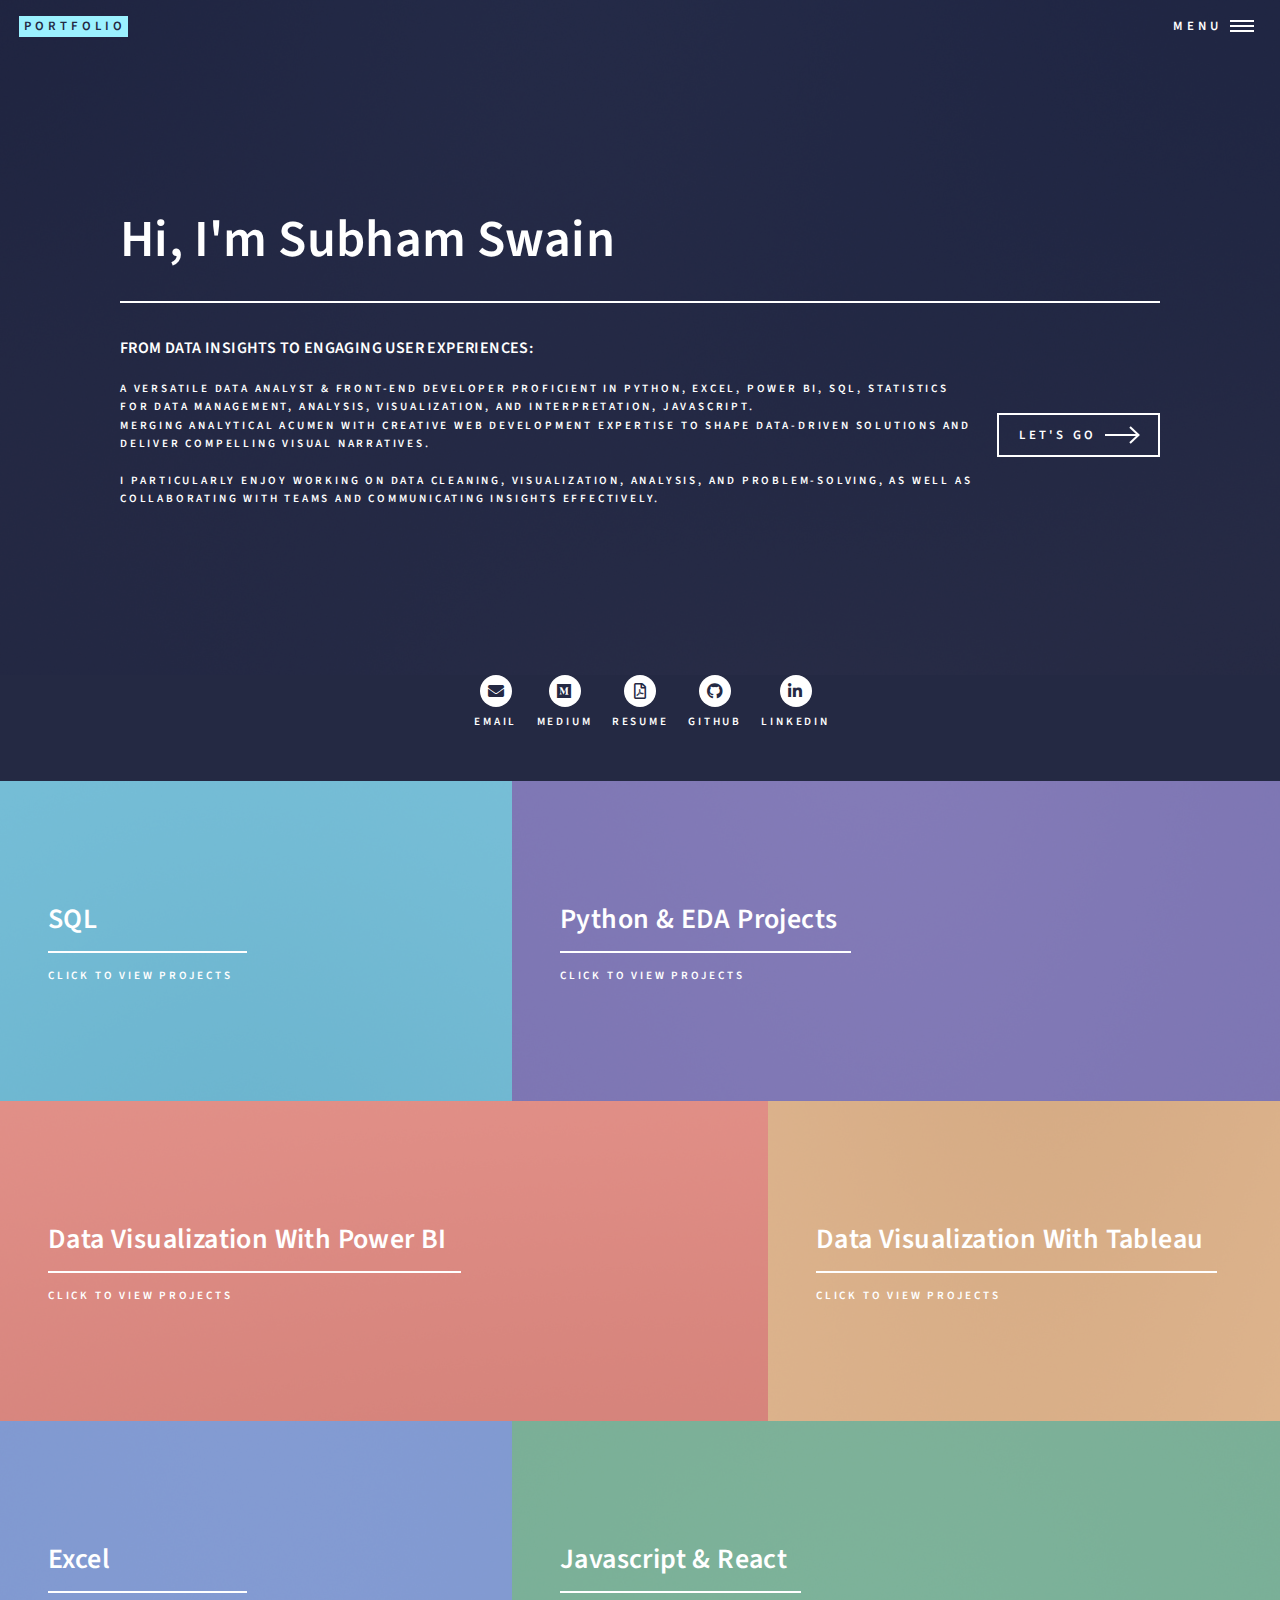
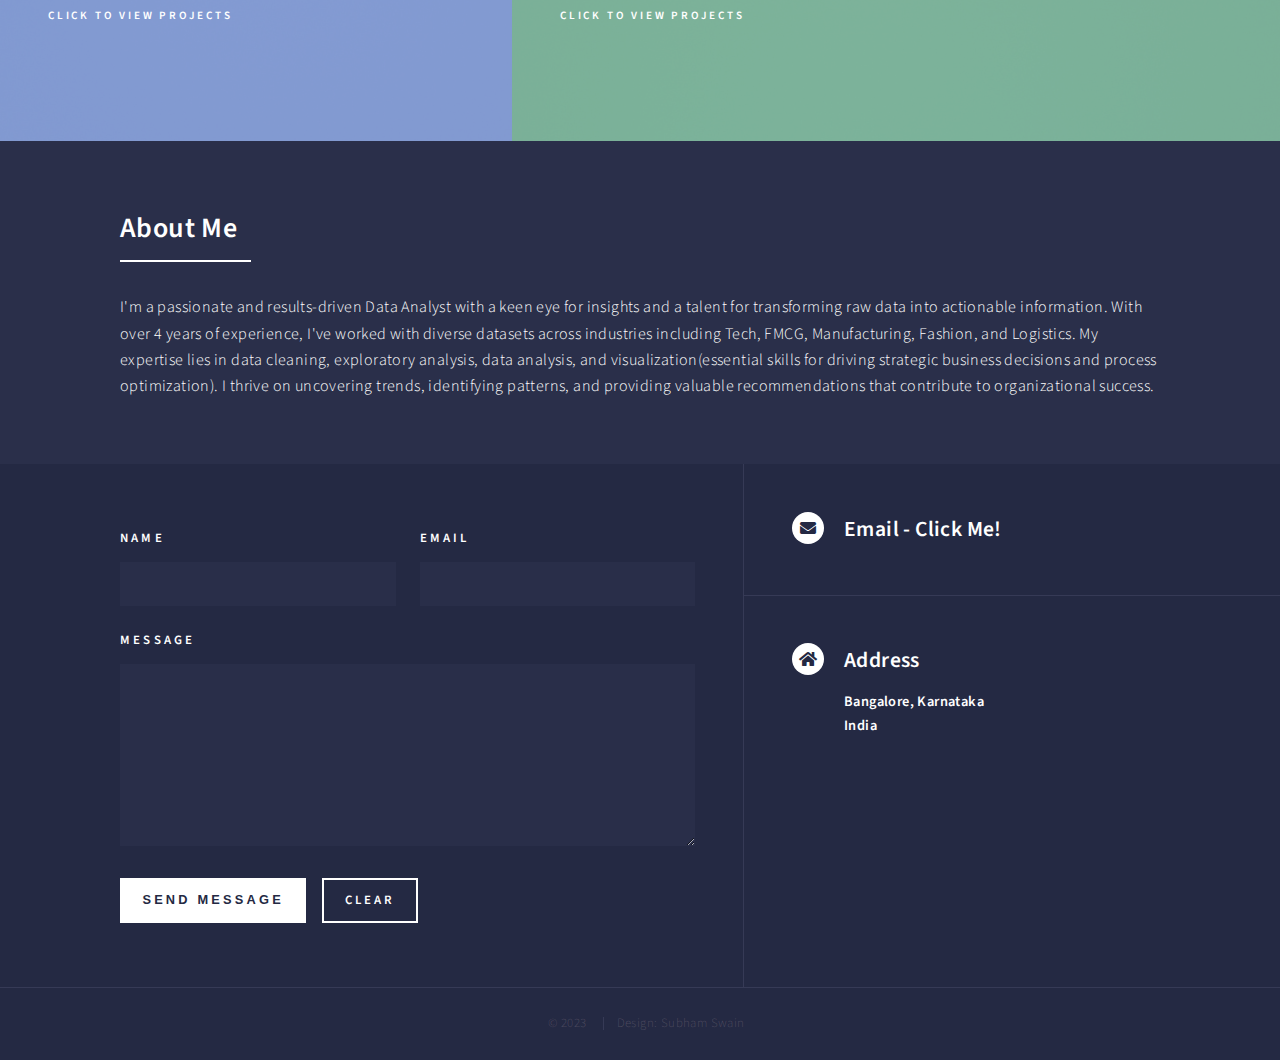
<file: index.html>
<!DOCTYPE HTML>

<html>
	<head>
		<title>Subham Swain Portfolio</title>
		<meta charset="utf-8" />
		<meta name="viewport" content="width=device-width, initial-scale=1, user-scalable=no" />
		<link rel="stylesheet" href="assets/css/main.css" />
		<noscript><link rel="stylesheet" href="assets/css/noscript.css" /></noscript>
	</head>
	<body class="is-preload">

		<!-- Wrapper -->
			<div id="wrapper">

				<!-- Header -->
					<header id="header" class="alt">
						<a href="index.html" class="logo"><strong>Portfolio</strong></a>
						<nav>
							<a href="#menu">Menu</a>
						</nav>
					</header>
					
				<!-- Menu -->
					<nav id="menu">
						
						<ul class="links">
							<li><a href="index.html">Home</a></li>
							<li><a href="Resume.html">Resume</a></li>
							<li><a href="Python.html">Python Projects</a></li>
							<li><a href="SQL.html">SQL Projects</a></li>
							<li><a href="PowerBI.html">Power BI Projects</a></li>
							<li><a href="Tableau.html">Tableau Projects</a></li>
							<li><a href="Javascript.html">Javascript Projects</a></li>
							<!-- <li><a href="generic.html">Data Viz projects</a></li> -->
							<li><a href="mailto:shubhamswain81@gmail.com">Email Me</a></li>
						</ul>
						<ul class="actions stacked">
							<li><a href="#one" class="button primary fit">Let's Go</a></li>
							<!-- <li><a href="#" class="button fit">Log In</a></li> -->
						</ul>
					</nav>

				<!-- Banner -->
					<section id="banner" class="major">
						<div class="inner">
							
							<header class="major">
								<h1>Hi, I'm Subham Swain</h1>
							</header>
							
							<di><strong>FROM DATA INSIGHTS TO ENGAGING USER EXPERIENCES:</strong></di>
							<div class="content">
								<p><br>
									 A Versatile Data Analyst & Front-end Developer Proficient in Python,
								Excel, Power BI, SQL, STATISTICS FOR DATA MANAGEMENT, ANALYSIS, VISUALIZATION, AND INTERPRETATION, Javascript. 
								<br>
								Merging Analytical Acumen with Creative Web Development Expertise to Shape Data-Driven Solutions and Deliver Compelling Visual Narratives.
									<br>
									<br>
								I PARTICULARLY ENJOY WORKING ON DATA CLEANING, VISUALIZATION, ANALYSIS, AND PROBLEM-SOLVING, AS WELL AS COLLABORATING WITH TEAMS AND COMMUNICATING INSIGHTS EFFECTIVELY.
														</p>
								<ul class="actions">
									<li><a href="#one" class="button next scrolly">Let's Go</a></li>
								</ul>
							</div>
						</div>
					</section>
					<!-- Footer -->
					<!-- <footer id="footer"> -->
					<!-- <div class="inner"> -->
					<ul class="icons">
						<li><a href="mailto:shubhamswain81@gmail.com" target="_blank" rel="noopener noreferrer"
						class="icon solid alt fa-envelope"><span class="label">Email</span></a></li>

						<li><a href="https://medium.com/@shubhamswain_66238" target="_blank" rel="noopener noreferrer"
						class="icon brands alt fa-medium"><span class="label">Medium</span></a></li>

						<!-- <li><a href="generic.html" target="_blank" rel="noopener noreferrer" class="icon brands alt fa-twitter"><span class="label">Twitter</span></a></li> -->

						<!-- <li><a href="#" target="_blank" rel="noopener noreferrer" class="icon brands alt fa-facebook-f"><span class="label">Facebook</span></a></li> -->

						<!-- <li><a href="#" target="_blank" rel="noopener noreferrer" class="icon brands alt fa-instagram"><span class="label">Instagram</span></a></li> -->

						<li><a href="Resume.html" target="_blank" rel="noopener noreferrer" class="icon field alt fa-file-pdf" ><span
									class="label">Resume</span></a></li>

						<li><a href="https://github.com/Subham1845?tab=repositories" target="_blank" rel="noopener noreferrer" class="icon brands alt fa-github"><span class="label">GitHub</span></a></li>

						<li><a href="https://www.linkedin.com/in/subhamswain/" target="_blank" rel="noopener noreferrer" class="icon brands alt fa-linkedin-in"><span class="label">LinkedIn</span></a></li>

					</ul>
					<!-- </div> -->
					<!-- </footer> -->
				<!-- Main -->
					<div id="main">

						<!-- One -->
							<section id="one" class="tiles">
								<article>
									<span class="image">
										<img src="images/pic01.jpg" alt="" />
									</span>
									<header class="major">
										<h3><a href="SQL.html" class="link">SQL</a></h3>
										<p>Click to view Projects</p>
									</header>
								</article>
								<article>
									<span class="image">
										<img src="images/pic02.jpg" alt="" />
									</span>
									<header class="major">
										<h3><a href="Python.html" class="link">Python & EDA Projects</a></h3>
										<p>Click to view Projects</p>
									</header>
								</article>
								<article>
									<span class="image">
										<img src="images/pic03.jpg" alt="" />
									</span>
									<header class="major">
										<h3><a href="PowerBI.html" class="link">Data Visualization With Power BI</a></h3>
										<p>Click to view Projects</p>
									</header>
								</article>
								<article>
									<span class="image">
										<img src="images/pic04.jpg" alt="" />
									</span>
									<header class="major">
										<h3><a href="Tableau.html" class="link">Data Visualization With Tableau</a></h3>
										<p>Click to view Projects</p>
									</header>
								</article>
								<article>
									<span class="image">
										<img src="images/pic05.jpg" alt="" />
									</span>
									<header class="major">
										<h3><a href="Excel.html" class="link">Excel</a></h3>
										<p>Click to view Projects</p>
									</header>
								</article>
								<article>
									<span class="image">
										<img src="images/pic06.jpg" alt="" />
									</span>
									<header class="major">
										<h3><a href="Javascript.html" class="link">Javascript & React</a></h3>
										<p>Click to view Projects</p>
									</header>
								</article>
								
							</section>

						<!-- Two -->
							<section id="two">
								<div class="inner">
									<header class="major">
										<h2>About Me</h2>
									</header>
									<p>I'm a passionate and results-driven Data Analyst with a keen eye for insights and a talent for
									transforming raw data into actionable information. With over 4 years of experience, I've worked with diverse datasets
									across industries including Tech, FMCG, Manufacturing, Fashion, and Logistics. My expertise lies in data cleaning,
									exploratory analysis, data analysis, and visualization(essential skills for driving strategic business decisions and
									process optimization). I thrive on uncovering trends, identifying patterns, and providing valuable recommendations that
									contribute to organizational success.</p>
									<!-- <ul class="actions">
										<li><a href="landing.html" class="button next">Get Started</a></li>
									</ul> -->
								</div>
							</section>

					</div>

				<!-- Contact -->
					<section id="contact">
						<div class="inner">
							<section>
								<form action="https://formspree.io/f/xbjvlnwq" method="POST">
									<div class="fields">
										<div class="field half">
											<label for="name">Name</label>
											<input type="text" name="name" id="name" required/>
										</div>
										<div class="field half">
											<label for="email">Email</label>
											<input type="text" name="email" id="email" required/>
										</div>
										<div class="field">
											<label for="message">Message</label>
											<textarea name="message" id="message" rows="6" required></textarea>
										</div>
									</div>
									<ul class="actions">
										<li><button type="submit" value="Send Message" class="primary">Send Message</button></li>
										<li><input type="reset" value="Clear"/></li>
									</ul>
								</form>
							</section>
							<section class="split">
								<section>
									<div class="contact-method">
										<span class="icon solid alt fa-envelope"></span>
										<h3>
										<a href="mailto:shubhamswain81@gmail.com">Email - Click Me!</a></h3>
									</div>
								</section>
								<!-- <section>
									<div class="contact-method">
										<span class="icon solid alt fa-phone"></span>
										<h3>Phone</h3>
										<span>(000) 000-0000 x12387</span>
									</div>
								</section> -->
								<section>
									<div class="contact-method">
										<span class="icon solid alt fa-home"></span>
										<div class="inner">
											<div class="major">
												<h3>Address</h3>
												<h5>Bangalore, Karnataka <br>India</h5>
											</div>
											
										</div>
									</div>
								</section>
							</section>
						</div>
					</section>
					<section>
						<footer id="footer">
							<ul class="copyright">
							<li>&copy; 2023</li>
							<li>Design: Subham Swain</li>
							</ul>
						</footer>
					</section>
						
				

			</div>

		<!-- Scripts -->
			<script src="assets/js/jquery.min.js"></script>
			<script src="assets/js/jquery.scrolly.min.js"></script>
			<script src="assets/js/jquery.scrollex.min.js"></script>
			<script src="assets/js/browser.min.js"></script>
			<script src="assets/js/breakpoints.min.js"></script>
			<script src="assets/js/util.js"></script>
			<script src="assets/js/main.js"></script>

	</body>
</html>
</file>
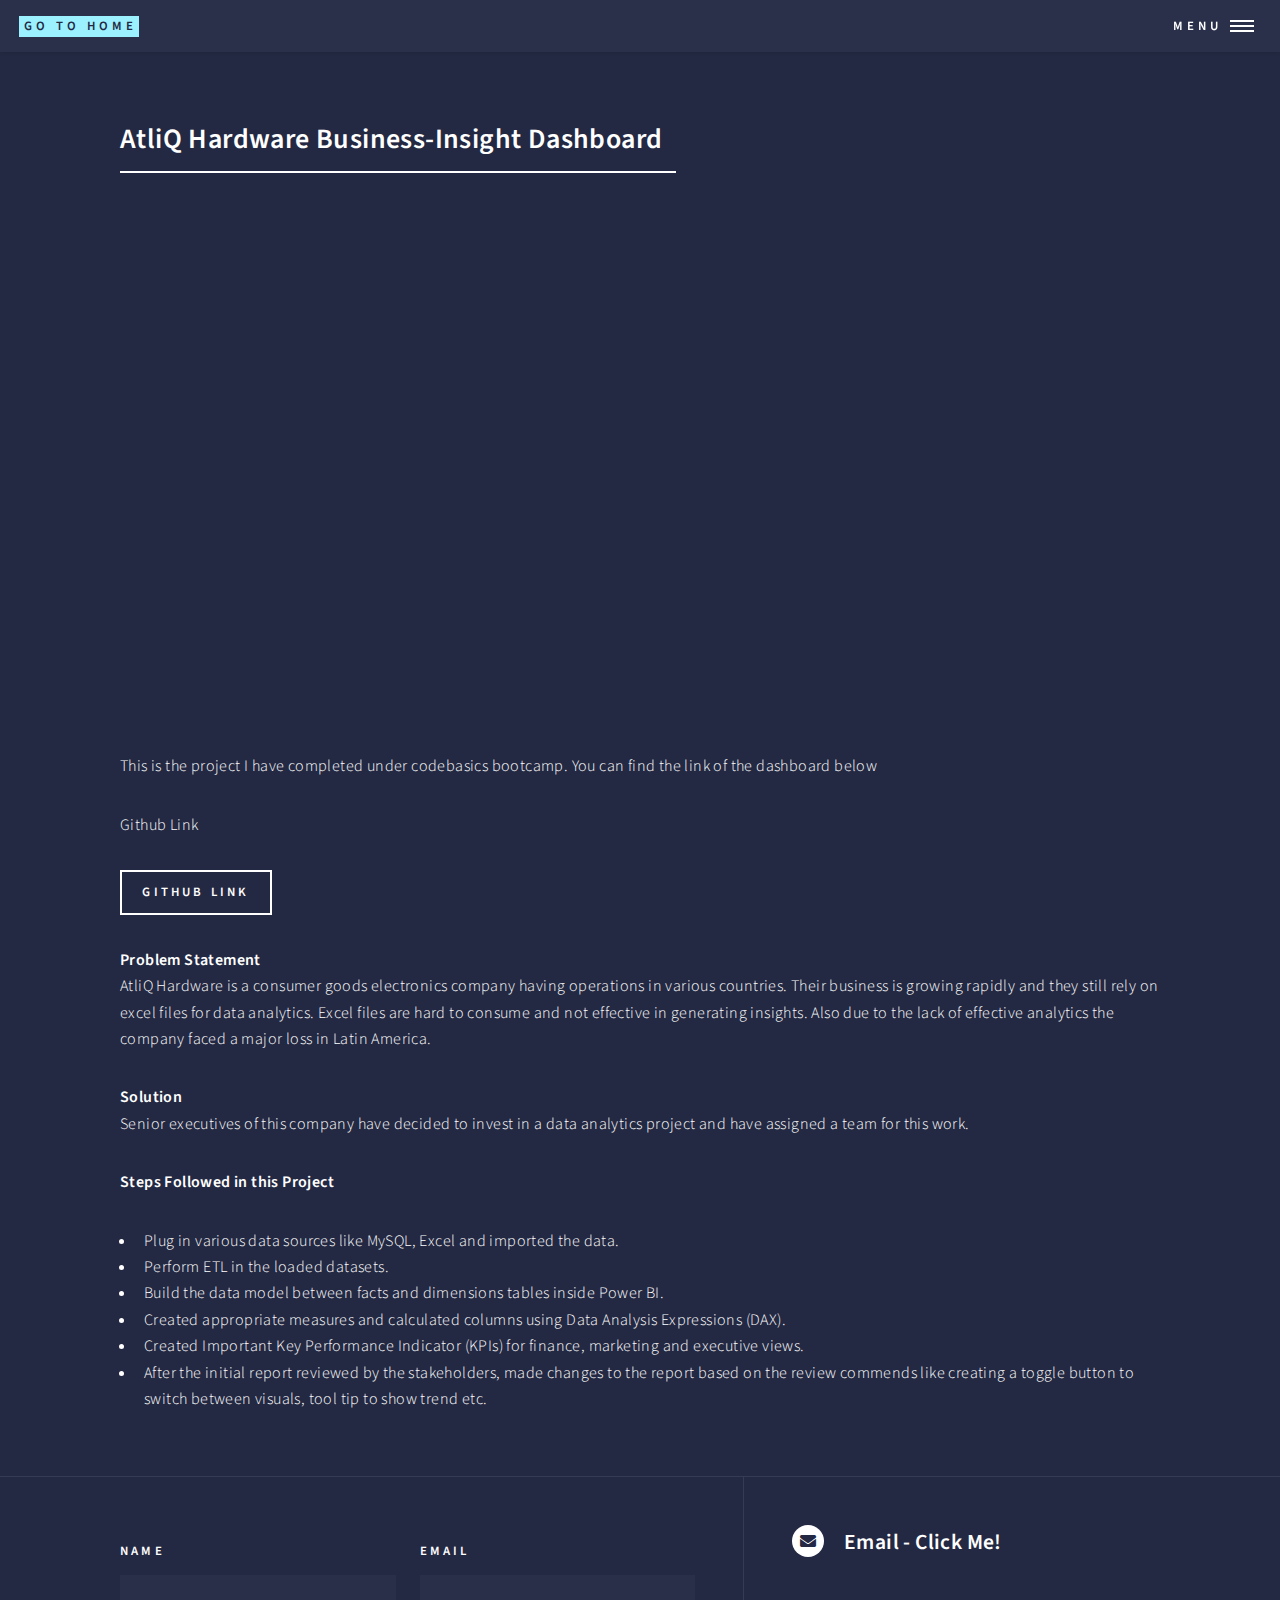
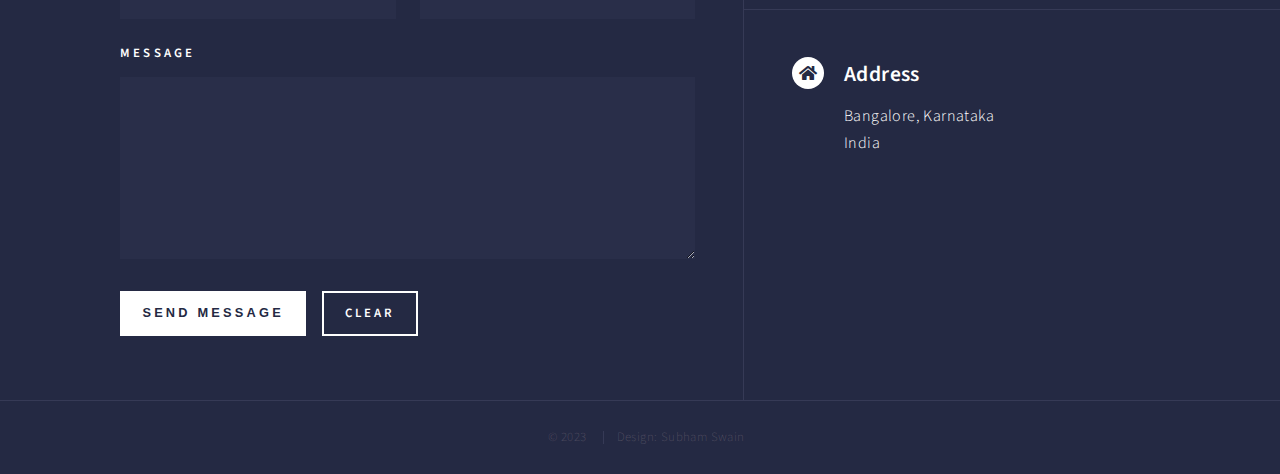
<file: Atliq_BI.html>
<!DOCTYPE HTML>

<html>
	<head>
		<title>Power BI project page</title>
		<meta charset="utf-8" />
		<meta name="viewport" content="width=device-width, initial-scale=1, user-scalable=no" />
		<link rel="stylesheet" href="assets/css/main.css" />
		<noscript><link rel="stylesheet" href="assets/css/noscript.css" /></noscript>
	</head>
	<body class="is-preload">

		<!-- Wrapper -->
			<div id="wrapper">

				<!-- Header -->
					<header id="header">
						<a href="index.html" class="logo"><strong>Go to home</strong></a>
						<nav>
							<a href="#menu">Menu</a>
						</nav>
					</header>

				<!-- Menu -->
					<nav id="menu">
						<ul class="links">
							<li><a href="index.html">Home</a></li>
							<li><a href="Resume.html">Resume</a></li>
							<li><a href="Python.html">Python Projects</a></li>
							<li><a href="SQL.html">SQL</a></li>
							<li><a href="PowerBI.html">Power BI Projects</a></li>
							<li><a href="Tableau.html">Tableau Projects</a></li>
							<li><a href="Javascript.html">Javascript Projects</a></li>
						</ul>
					</nav>

				<!-- Main -->
					<div id="main" class="alt">

						<!-- One -->
							<section id="one">
								<div class="inner">
									<header class="major">
										<h2>AtliQ Hardware Business-Insight Dashboard</h2>
									</header>
									<iframe title="Report Section" width="600" height="500" class="image main"
										src="https://app.powerbi.com/view?r=eyJrIjoiYmRmYmUyZGMtYWFjOC00ZDdhLTk3NDItNzY4ODA2Zjk2M2Y2IiwidCI6ImM2ZTU0OWIzLTVmNDUtNDAzMi1hYWU5LWQ0MjQ0ZGM1YjJjNCJ9"
										frameborder="0" allowFullScreen="true"></iframe>
									<p>
									This is the project I have completed under codebasics bootcamp. You can find the link of the dashboard below</p>
									
									<p>Github Link</p>
									<ul class="actions">
										<li><a href="https://github.com/Subham1845/Business-Insights-360/tree/main"
												target="_blank" rel="noopener noreferrer" class="button">Github Link</a></li>
									</ul>

									<p><strong>Problem Statement</strong><br>
								AtliQ Hardware is a consumer goods electronics company having operations in various countries. Their business is growing
									rapidly and they still rely on excel files for data analytics. Excel files are hard to consume and not effective in
									generating insights. Also due to the lack of effective analytics the company faced a major loss in Latin America.
									</p>
									<p><strong>Solution</strong><br>
									Senior executives of this company have decided to invest in a data analytics project and have assigned a team for this
									work.</p>
																							
									<p><strong>Steps Followed in this Project</strong><br>
									<ul>
										<li>Plug in various data sources like MySQL, Excel and imported the data.</li>
										<li>Perform ETL in the loaded datasets.</li>
										<li>Build the data model between facts and dimensions tables inside Power BI.</li>
										<li>Created appropriate measures and calculated columns using Data Analysis Expressions (DAX).</li>
										<li>Created Important Key Performance Indicator (KPIs) for finance, marketing and executive views.</li>
										<li>After the initial report reviewed by the stakeholders, made changes to the report based on the review commends like
										creating a toggle button to switch between visuals, tool tip to show trend etc.</li>
									
									</ul></p>
								</div>
							</section>

					</div>

				<!-- Contact -->
				<section id="contact">
					<div class="inner">
						<section>
							<form action="https://formspree.io/f/xbjvlnwq" method="POST">
								<div class="fields">
									<div class="field half">
										<label for="name">Name</label>
										<input type="text" name="name" id="name" required />
									</div>
									<div class="field half">
										<label for="email">Email</label>
										<input type="text" name="email" id="email" required />
									</div>
									<div class="field">
										<label for="message">Message</label>
										<textarea name="message" id="message" rows="6" required></textarea>
									</div>
								</div>
								<ul class="actions">
									<li><button type="submit" value="Send Message" class="primary">Send Message</button></li>
									<li><input type="reset" value="Clear" /></li>
								</ul>
							</form>
						</section>
						<section class="split">
							<section>
								<div class="contact-method">
									<span class="icon solid alt fa-envelope"></span>
									<h3>
										<a href="mailto:shubhamswain81@gmail.com">Email - Click Me!</a>
									</h3>
								</div>
							</section>
							<!-- <section>
													<div class="contact-method">
														<span class="icon solid alt fa-phone"></span>
														<h3>Phone</h3>
														<span>(000) 000-0000 x12387</span>
													</div>
												</section> -->
							<section>
								<div class="contact-method">
									<span class="icon solid alt fa-home"></span>
									<h3>Address</h3>
									<span>Bangalore, Karnataka<br />
										India
									</span>
								</div>
							</section>
						</section>
					</div>
				</section>
				<section>
					<footer id="footer">
						<ul class="copyright">
							<li>&copy; 2023</li>
							<li>Design: Subham Swain</li>
						</ul>
					</footer>
				</section>
				
				
				
				</div>
				
				<!-- Scripts -->
				<script src="assets/js/jquery.min.js"></script>
				<script src="assets/js/jquery.scrolly.min.js"></script>
				<script src="assets/js/jquery.scrollex.min.js"></script>
				<script src="assets/js/browser.min.js"></script>
				<script src="assets/js/breakpoints.min.js"></script>
				<script src="assets/js/util.js"></script>
				<script src="assets/js/main.js"></script>
				
				</body>
				
				</html>
</file>
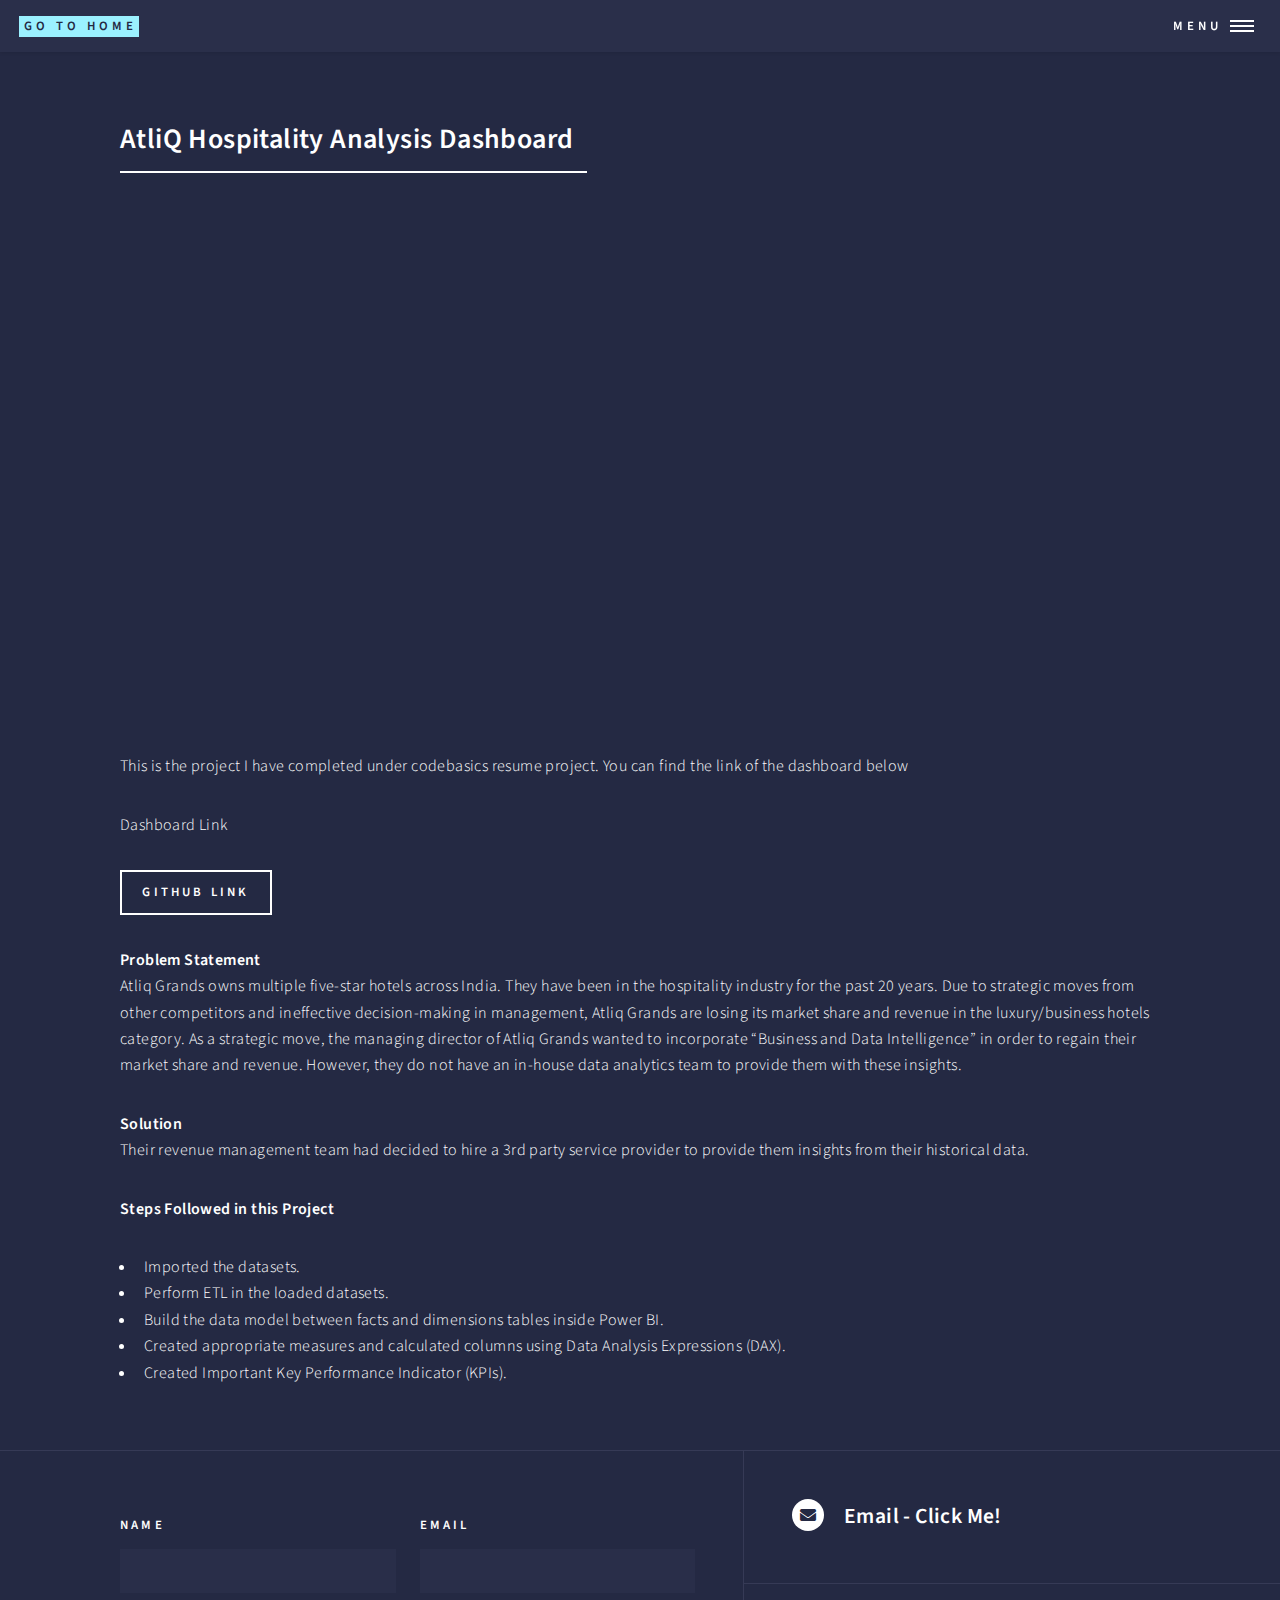
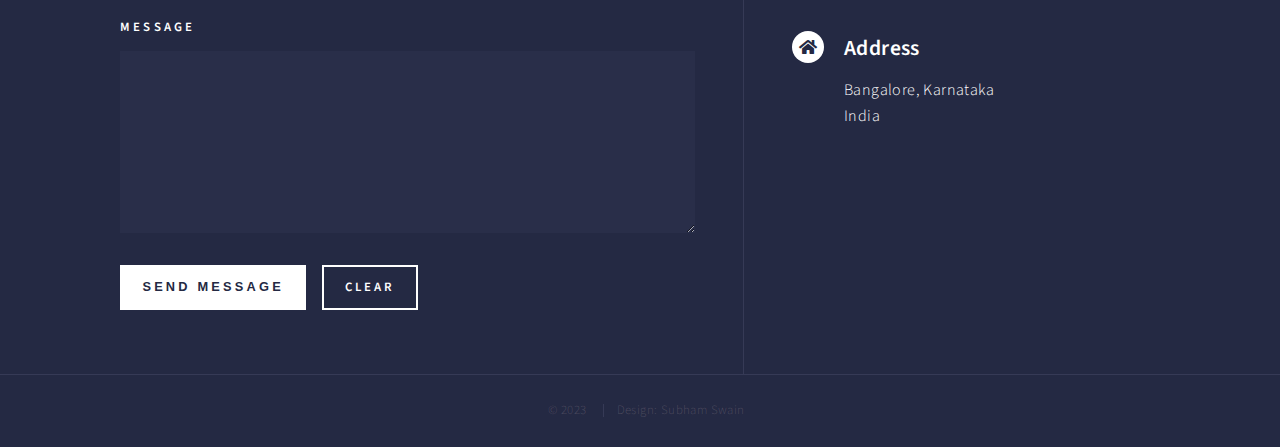
<file: Atliq_Hospitality.html>
<!DOCTYPE HTML>

<html>

<head>
    <title>Power BI project page</title>
    <meta charset="utf-8" />
    <meta name="viewport" content="width=device-width, initial-scale=1, user-scalable=no" />
    <link rel="stylesheet" href="assets/css/main.css" />
    <noscript>
        <link rel="stylesheet" href="assets/css/noscript.css" />
    </noscript>
</head>

<body class="is-preload">

    <!-- Wrapper -->
    <div id="wrapper">

        <!-- Header -->
        <header id="header">
            <a href="index.html" class="logo"><strong>Go to home</strong></a>
            <nav>
                <a href="#menu">Menu</a>
            </nav>
        </header>

        <!-- Menu -->
        <nav id="menu">
            <ul class="links">
                <li><a href="index.html">Home</a></li>
                <li><a href="Resume.html">Resume</a></li>
                <li><a href="Python.html">Python Projects</a></li>
                <li><a href="SQL.html">SQL</a></li>
                <li><a href="PowerBI.html">Power BI Projects</a></li>
                <li><a href="Tableau.html">Tableau Projects</a></li>
                <li><a href="Javascript.html">Javascript Projects</a></li>
            </ul>
        </nav>

        <!-- Main -->
        <div id="main" class="alt">

            <!-- One -->
            <section id="one">
                <div class="inner">
                    <header class="major">
                        <h2>AtliQ Hospitality Analysis Dashboard</h2>
                    </header>
                    <iframe title="Report Section" width="600" height="500" class="image main"
                        src="https://app.powerbi.com/view?r=eyJrIjoiMjBiNjQzZGYtZmI0Zi00ZDIwLTk0ZjItODQwZDVmMzU4OTZjIiwidCI6ImM2ZTU0OWIzLTVmNDUtNDAzMi1hYWU5LWQ0MjQ0ZGM1YjJjNCJ9"
                        frameborder="0" allowFullScreen="true"></iframe>
                    <p>
                        This is the project I have completed under codebasics resume project. You can find the link of the dashboard below</p>

                    <p>Dashboard Link</p>
                    <ul class="actions">
                        <li><a href="https://github.com/Subham1845/AtliQ-Hospitality-Analysis-PowerBI-/tree/main" target="_blank"
                                rel="noopener noreferrer" class="button">Github Link</a></li>
                    </ul>

                    <p><strong>Problem Statement</strong><br>
                    Atliq Grands owns multiple five-star hotels across India. They have been in the hospitality industry for the past 20
                    years. Due to strategic moves from other competitors and ineffective decision-making in management, Atliq Grands are
                    losing its market share and revenue in the luxury/business hotels category. As a strategic move, the managing director
                    of Atliq Grands wanted to incorporate “Business and Data Intelligence” in order to regain their market share and
                    revenue. However, they do not have an in-house data analytics team to provide them with these insights.
                                        </p>
                    <p><strong>Solution</strong><br>
                        Their revenue management team had decided to hire a 3rd party service provider to provide them insights from their
                    historical data.</p>

                    <p><strong>Steps Followed in this Project</strong><br>
                    <ul>
                        <li>Imported the datasets.</li>
                        <li>Perform ETL in the loaded datasets.</li>
                        <li>Build the data model between facts and dimensions tables inside Power BI.</li>
                        <li>Created appropriate measures and calculated columns using Data Analysis Expressions (DAX).
                        </li>
                        <li>Created Important Key Performance Indicator (KPIs).</li>
                       
                    </ul>
                    </p>
                </div>
            </section>

        </div>

        <!-- Contact -->
        <section id="contact">
            <div class="inner">
                <section>
                    <form action="https://formspree.io/f/xbjvlnwq" method="POST">
                        <div class="fields">
                            <div class="field half">
                                <label for="name">Name</label>
                                <input type="text" name="name" id="name" required />
                            </div>
                            <div class="field half">
                                <label for="email">Email</label>
                                <input type="text" name="email" id="email" required />
                            </div>
                            <div class="field">
                                <label for="message">Message</label>
                                <textarea name="message" id="message" rows="6" required></textarea>
                            </div>
                        </div>
                        <ul class="actions">
                            <li><button type="submit" value="Send Message" class="primary">Send Message</button></li>
                            <li><input type="reset" value="Clear" /></li>
                        </ul>
                    </form>
                </section>
                <section class="split">
                    <section>
                        <div class="contact-method">
                            <span class="icon solid alt fa-envelope"></span>
                            <h3>
                                <a href="mailto:shubhamswain81@gmail.com">Email - Click Me!</a>
                            </h3>
                        </div>
                    </section>
                    <!-- <section>
													<div class="contact-method">
														<span class="icon solid alt fa-phone"></span>
														<h3>Phone</h3>
														<span>(000) 000-0000 x12387</span>
													</div>
												</section> -->
                    <section>
                        <div class="contact-method">
                            <span class="icon solid alt fa-home"></span>
                            <h3>Address</h3>
                            <span>Bangalore, Karnataka<br />
                                India
                            </span>
                        </div>
                    </section>
                </section>
            </div>
        </section>
        <section>
            <footer id="footer">
                <ul class="copyright">
                    <li>&copy; 2023</li>
                    <li>Design: Subham Swain</li>
                </ul>
            </footer>
        </section>



    </div>

    <!-- Scripts -->
    <script src="assets/js/jquery.min.js"></script>
    <script src="assets/js/jquery.scrolly.min.js"></script>
    <script src="assets/js/jquery.scrollex.min.js"></script>
    <script src="assets/js/browser.min.js"></script>
    <script src="assets/js/breakpoints.min.js"></script>
    <script src="assets/js/util.js"></script>
    <script src="assets/js/main.js"></script>

</body>

</html>
</file>
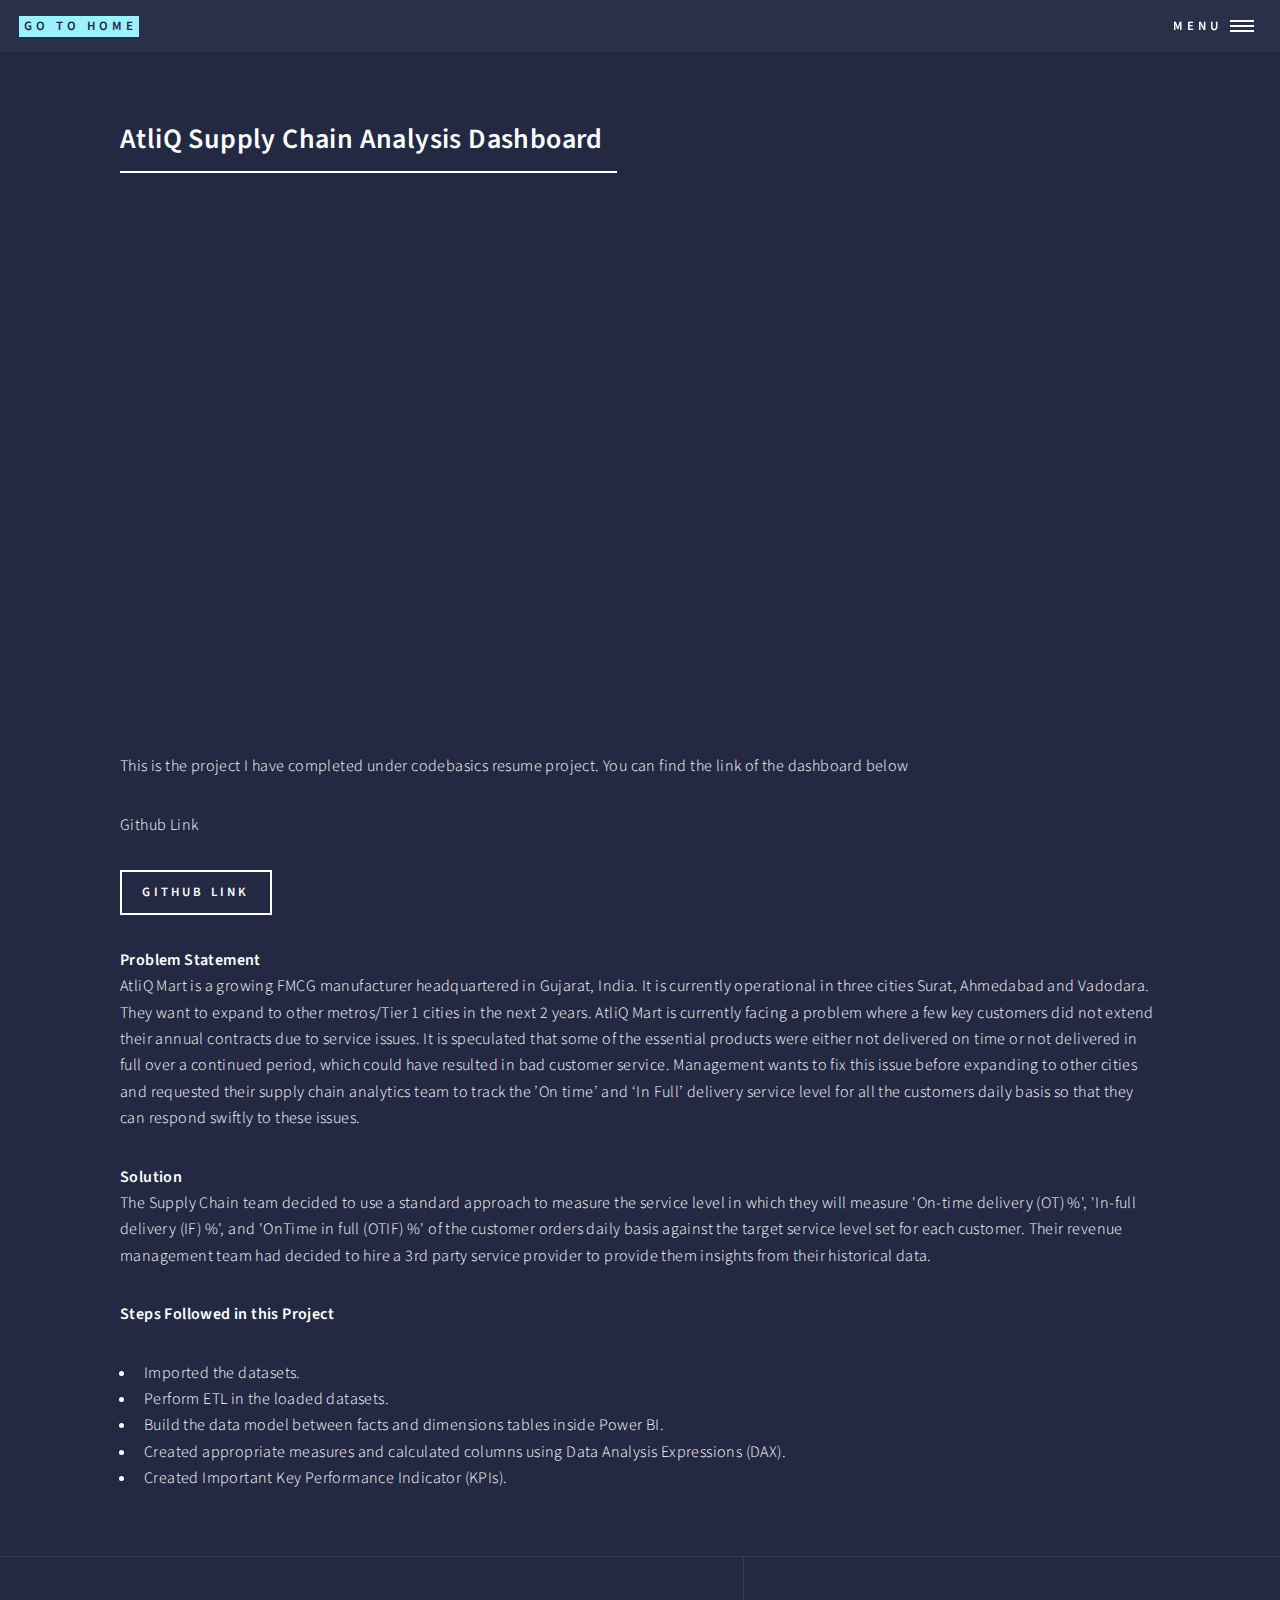
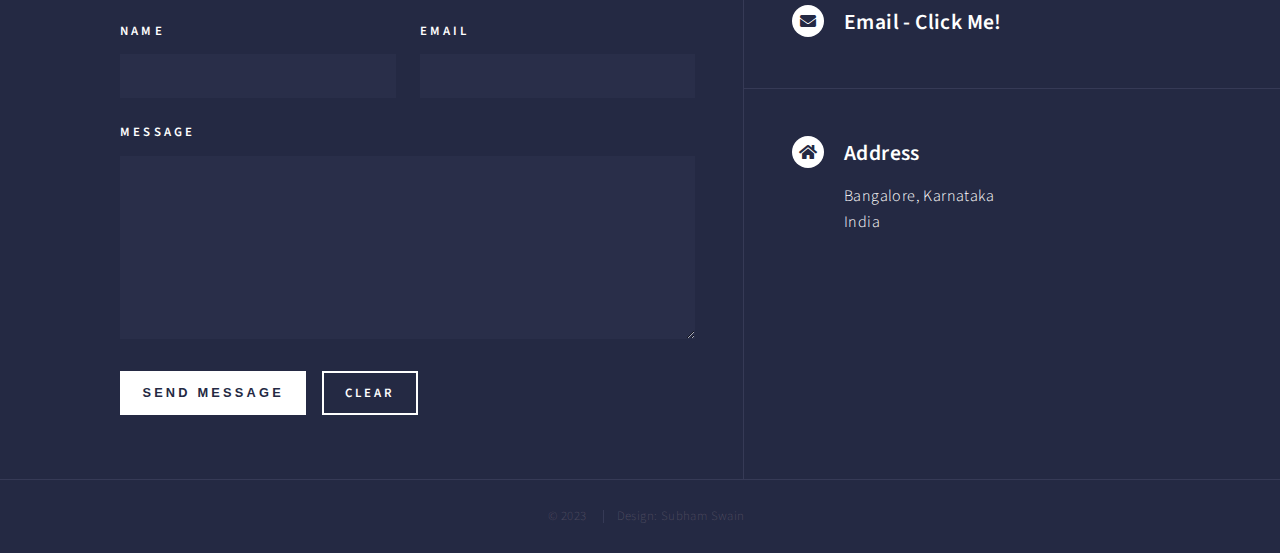
<file: Atliq_Suppy_Chain_Analysis.html>
<!DOCTYPE HTML>

<html>

<head>
    <title>Power BI project page</title>
    <meta charset="utf-8" />
    <meta name="viewport" content="width=device-width, initial-scale=1, user-scalable=no" />
    <link rel="stylesheet" href="assets/css/main.css" />
    <noscript>
        <link rel="stylesheet" href="assets/css/noscript.css" />
    </noscript>
</head>

<body class="is-preload">

    <!-- Wrapper -->
    <div id="wrapper">

        <!-- Header -->
        <header id="header">
            <a href="index.html" class="logo"><strong>Go to home</strong></a>
            <nav>
                <a href="#menu">Menu</a>
            </nav>
        </header>

        <!-- Menu -->
        <nav id="menu">
            <ul class="links">
                <li><a href="index.html">Home</a></li>
                <li><a href="Resume.html">Resume</a></li>
                <li><a href="Python.html">Python Projects</a></li>
                <li><a href="SQL.html">SQL</a></li>
                <li><a href="PowerBI.html">Power BI Projects</a></li>
                <li><a href="Tableau.html">Tableau Projects</a></li>
                <li><a href="Javascript.html">Javascript Projects</a></li>
            </ul>
        </nav>

        <!-- Main -->
        <div id="main" class="alt">

            <!-- One -->
            <section id="one">
                <div class="inner">
                    <header class="major">
                        <h2>AtliQ Supply Chain Analysis Dashboard</h2>
                    </header>
                    <iframe title="Report Section" width="600" height="500" class="image main"
                        src="https://app.powerbi.com/view?r=eyJrIjoiMmFiOTU4NWMtNTI4OS00ZDI3LWE1ODQtNTNkMGVmNjExYTA2IiwidCI6ImM2ZTU0OWIzLTVmNDUtNDAzMi1hYWU5LWQ0MjQ0ZGM1YjJjNCJ9"
                        frameborder="0" allowFullScreen="true"></iframe>
                    <p>
                        This is the project I have completed under codebasics resume project. You can find the link of
                        the dashboard below</p>

                    <p>Github Link</p>
                    <ul class="actions">
                        <li><a href="https://github.com/Subham1845/AtliQ-Hospitality-Analysis-PowerBI-/tree/main"
                                target="_blank" rel="noopener noreferrer" class="button">Github Link</a></li>
                    </ul>

                    <p><strong>Problem Statement</strong><br>
                        AtliQ Mart is a growing FMCG manufacturer headquartered in Gujarat, India. It is currently operational in three cities
                        Surat, Ahmedabad and Vadodara. They want to expand to other metros/Tier 1 cities in the next 2 years.
                        
                        AtliQ Mart is currently facing a problem where a few key customers did not extend their annual contracts due to service
                        issues. It is speculated that some of the essential products were either not delivered on time or not delivered in full
                        over a continued period, which could have resulted in bad customer service. Management wants to fix this issue before
                        expanding to other cities and requested their supply chain analytics team to track the ’On time’ and ‘In Full’ delivery
                        service level for all the customers daily basis so that they can respond swiftly to these issues.
                    </p>
                    <p><strong>Solution</strong><br>
                    The Supply Chain team decided to use a standard approach to measure the service level in which they will measure
                    'On-time delivery (OT) %', 'In-full delivery (IF) %', and 'OnTime in full (OTIF) %' of the customer orders daily basis
                    against the target service level set for each customer.
                    
                    Their revenue management team had decided to hire a 3rd party service provider to provide them insights from their
                    historical data.</p>

                    <p><strong>Steps Followed in this Project</strong><br>
                    <ul>
                        <li>Imported the datasets.</li>
                        <li>Perform ETL in the loaded datasets.</li>
                        <li>Build the data model between facts and dimensions tables inside Power BI.</li>
                        <li>Created appropriate measures and calculated columns using Data Analysis Expressions (DAX).
                        </li>
                        <li>Created Important Key Performance Indicator (KPIs).</li>

                    </ul>
                    </p>
                </div>
            </section>

        </div>

        <!-- Contact -->
        <section id="contact">
            <div class="inner">
                <section>
                    <form action="https://formspree.io/f/xbjvlnwq" method="POST">
                        <div class="fields">
                            <div class="field half">
                                <label for="name">Name</label>
                                <input type="text" name="name" id="name" required />
                            </div>
                            <div class="field half">
                                <label for="email">Email</label>
                                <input type="text" name="email" id="email" required />
                            </div>
                            <div class="field">
                                <label for="message">Message</label>
                                <textarea name="message" id="message" rows="6" required></textarea>
                            </div>
                        </div>
                        <ul class="actions">
                            <li><button type="submit" value="Send Message" class="primary">Send Message</button></li>
                            <li><input type="reset" value="Clear" /></li>
                        </ul>
                    </form>
                </section>
                <section class="split">
                    <section>
                        <div class="contact-method">
                            <span class="icon solid alt fa-envelope"></span>
                            <h3>
                                <a href="mailto:shubhamswain81@gmail.com">Email - Click Me!</a>
                            </h3>
                        </div>
                    </section>
                    <!-- <section>
													<div class="contact-method">
														<span class="icon solid alt fa-phone"></span>
														<h3>Phone</h3>
														<span>(000) 000-0000 x12387</span>
													</div>
												</section> -->
                    <section>
                        <div class="contact-method">
                            <span class="icon solid alt fa-home"></span>
                            <h3>Address</h3>
                            <span>Bangalore, Karnataka<br />
                                India
                            </span>
                        </div>
                    </section>
                </section>
            </div>
        </section>
        <section>
            <footer id="footer">
                <ul class="copyright">
                    <li>&copy; 2023</li>
                    <li>Design: Subham Swain</li>
                </ul>
            </footer>
        </section>



    </div>

    <!-- Scripts -->
    <script src="assets/js/jquery.min.js"></script>
    <script src="assets/js/jquery.scrolly.min.js"></script>
    <script src="assets/js/jquery.scrollex.min.js"></script>
    <script src="assets/js/browser.min.js"></script>
    <script src="assets/js/breakpoints.min.js"></script>
    <script src="assets/js/util.js"></script>
    <script src="assets/js/main.js"></script>

</body>

</html>
</file>
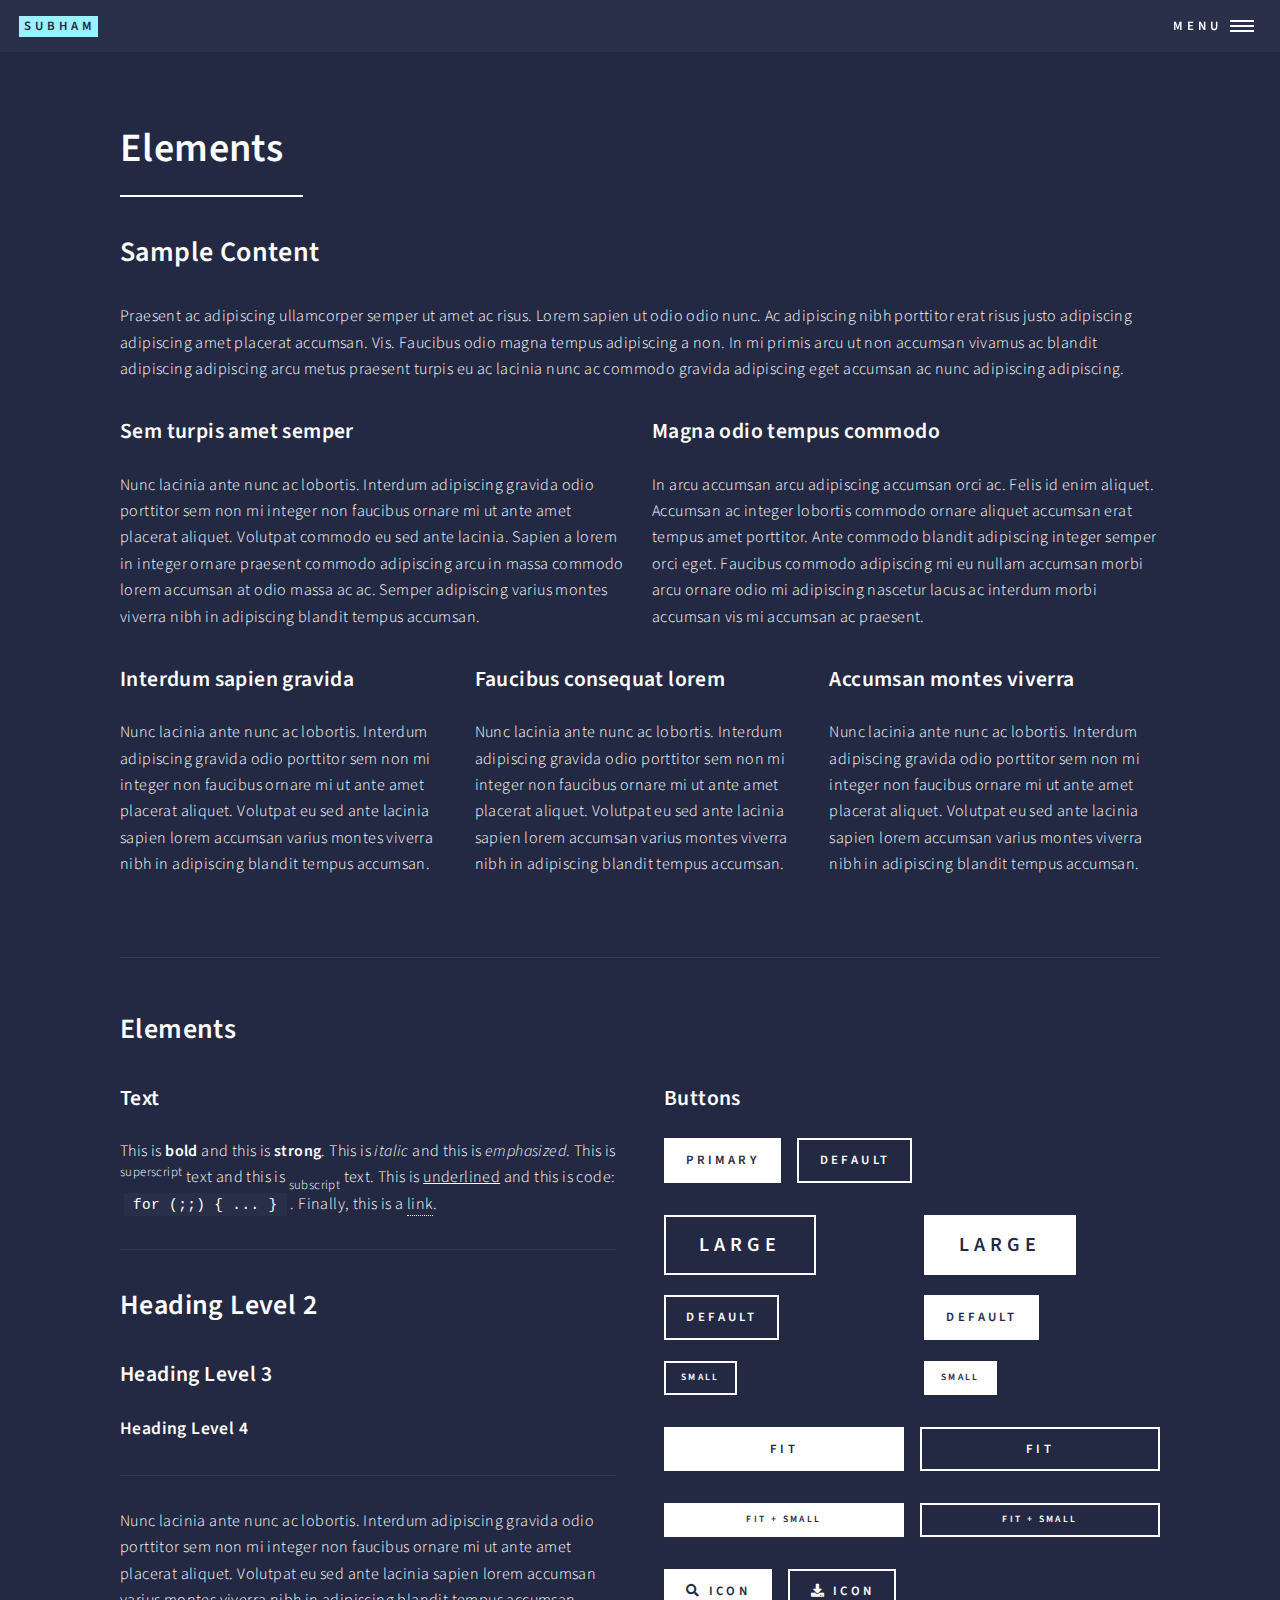
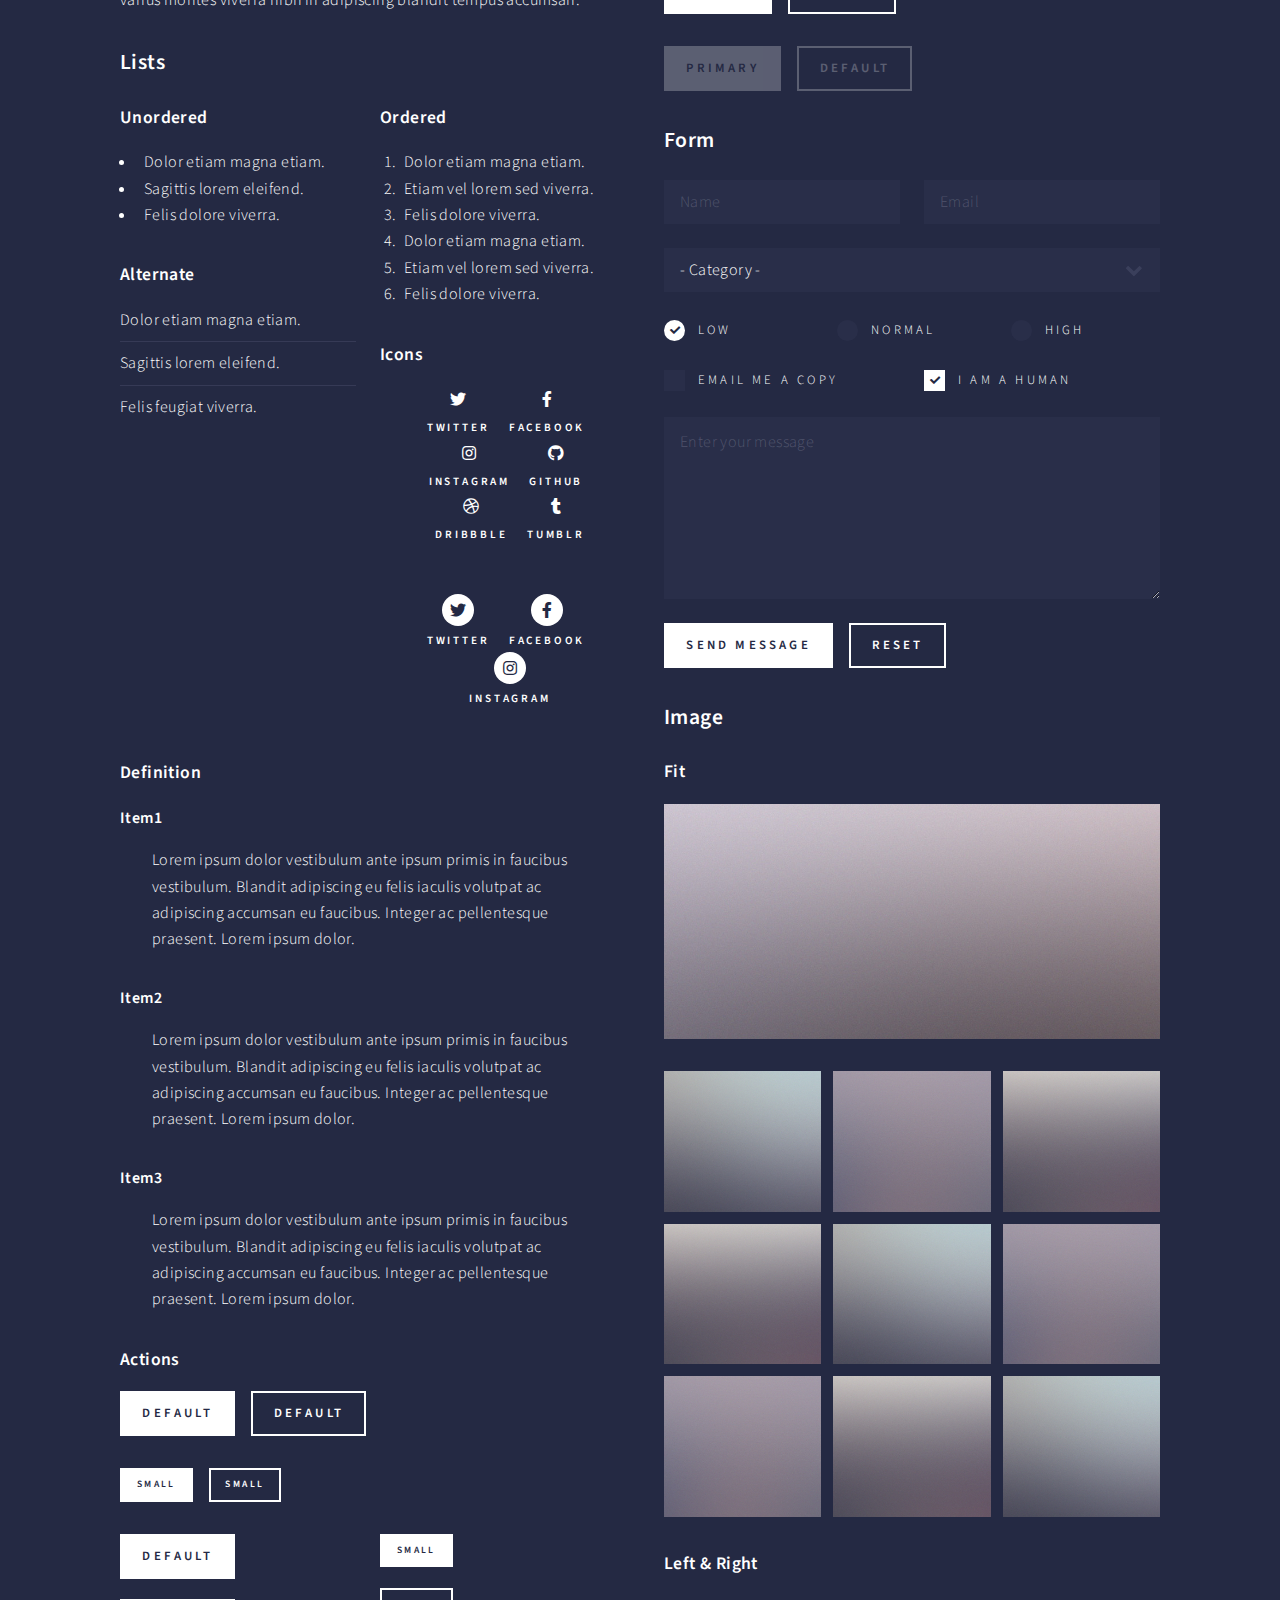
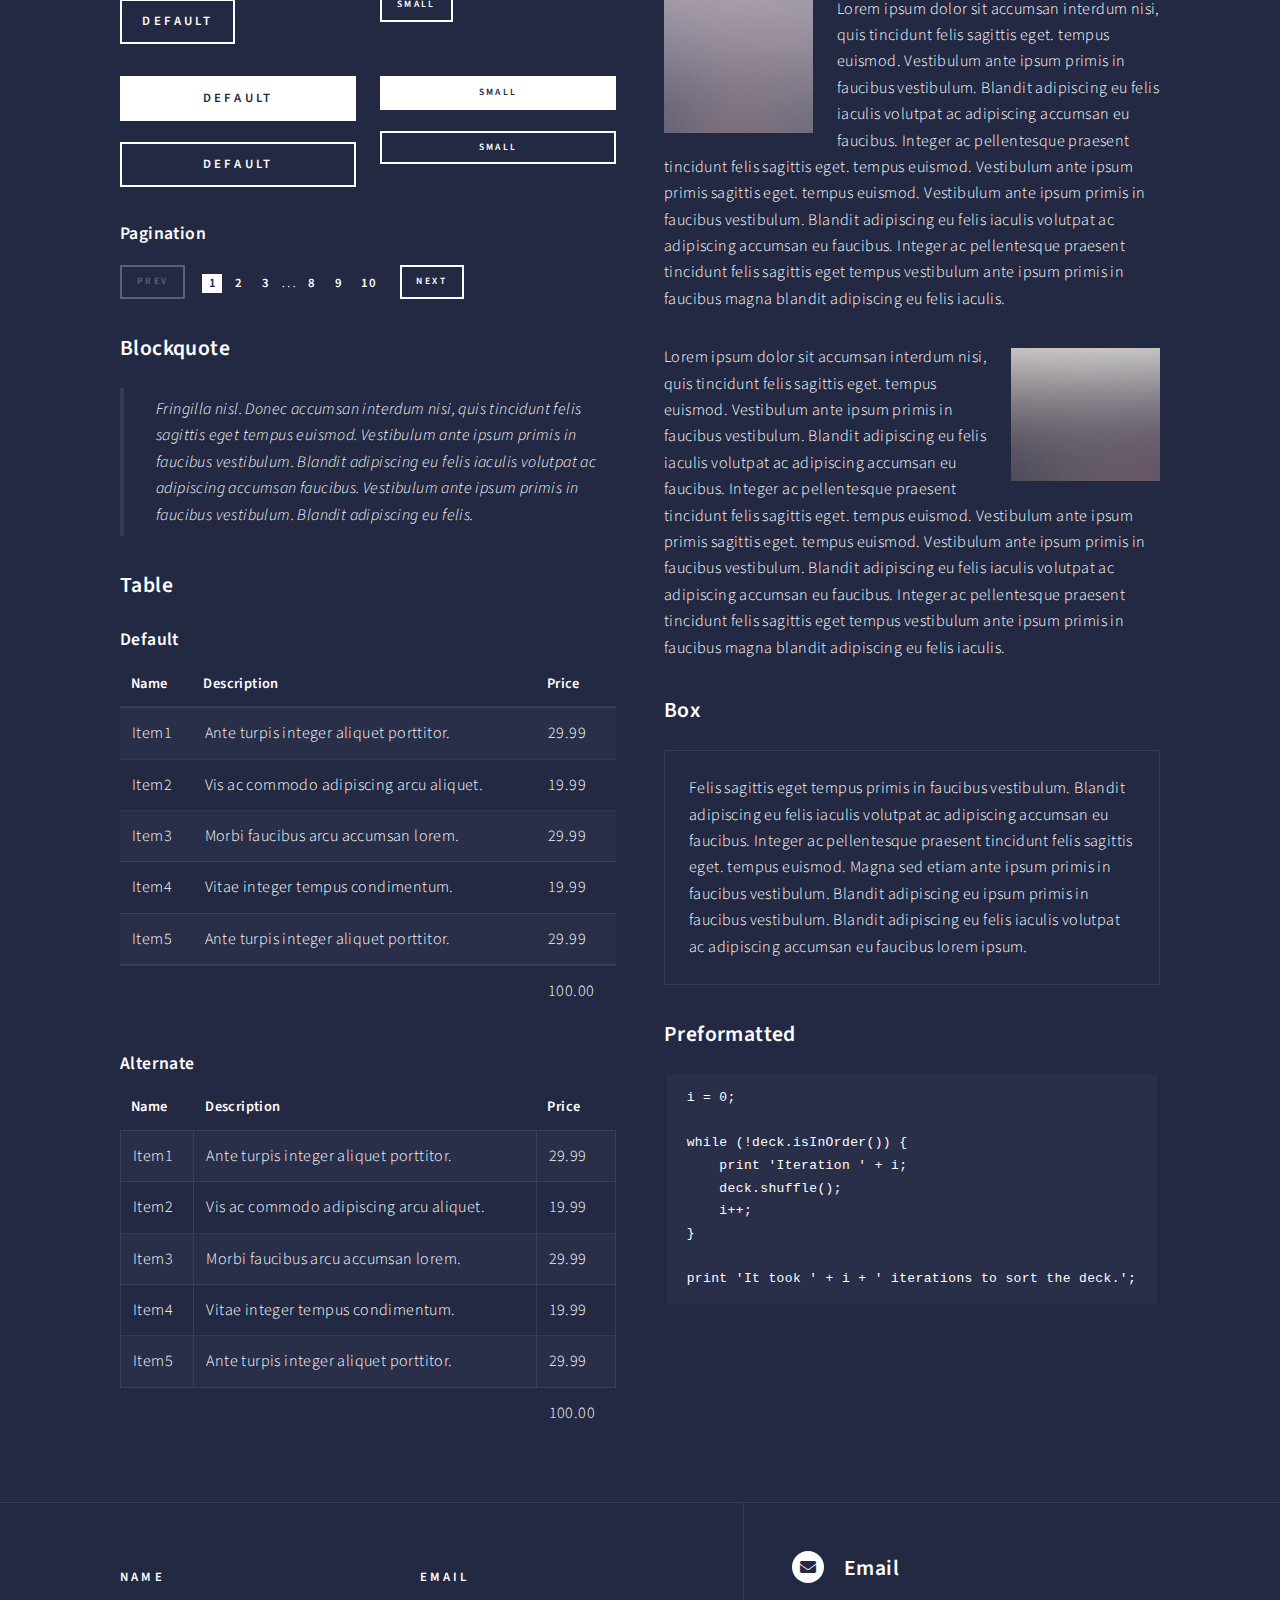
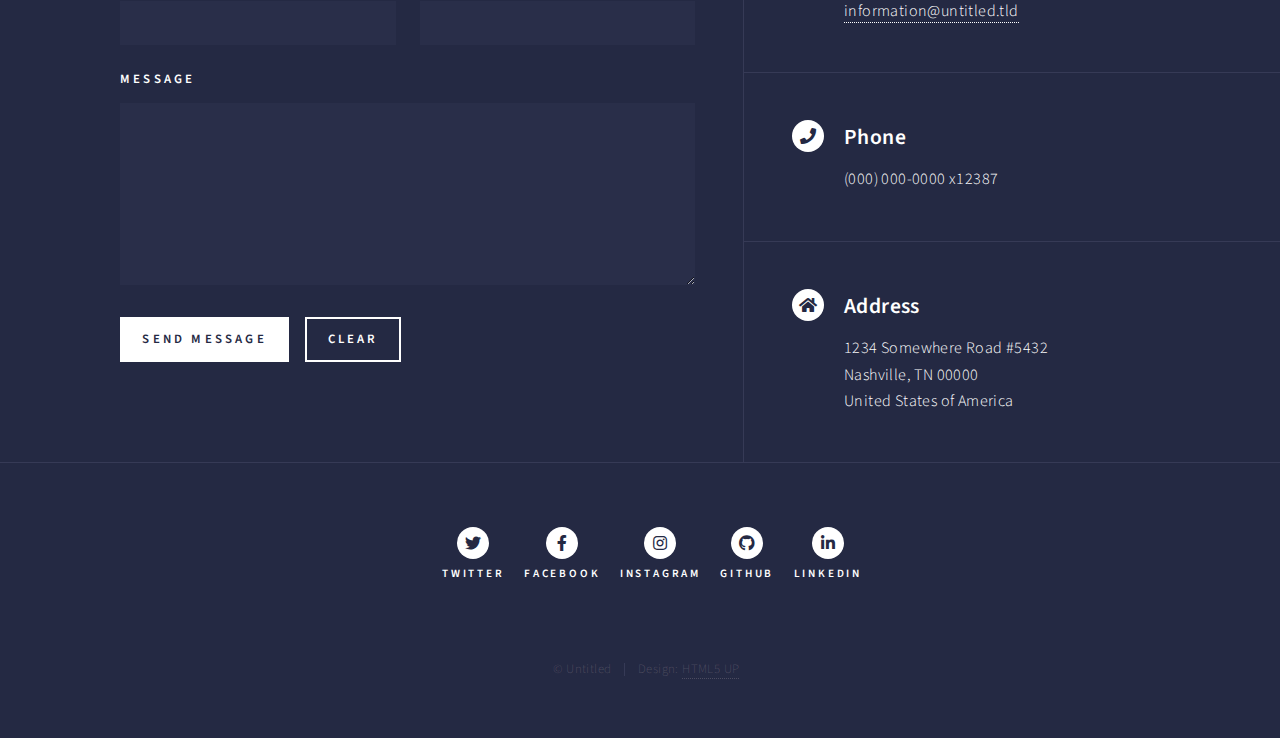
<file: elements.html>
<!DOCTYPE HTML>

<html>
	<head>
		<title>Subham</title>
		<meta charset="utf-8" />
		<meta name="viewport" content="width=device-width, initial-scale=1, user-scalable=no" />
		<link rel="stylesheet" href="assets/css/main.css" />
		<noscript><link rel="stylesheet" href="assets/css/noscript.css" /></noscript>
	</head>
	<body class="is-preload">

		<!-- Wrapper -->
			<div id="wrapper">

				<!-- Header -->
					<header id="header">
						<a href="index.html" class="logo"><strong>Subham</strong> <span></span></a>
						<nav>
							<a href="#menu">Menu</a>
						</nav>
					</header>

				<!-- Menu -->
					<nav id="menu">
						<ul class="links">
							<li><a href="index.html">Home</a></li>
							<li><a href="landing.html">Landing</a></li>
							<li><a href="generic.html">Generic</a></li>
							<li><a href="elements.html">Elements</a></li>
						</ul>
						<ul class="actions stacked">
							<li><a href="#" class="button primary fit">Get Started</a></li>
							<li><a href="#" class="button fit">Log In</a></li>
						</ul>
					</nav>

				<!-- Main -->
					<div id="main" class="alt">

						<!-- One -->
							<section id="one">
								<div class="inner">
									<header class="major">
										<h1>Elements</h1>
									</header>

									<!-- Content -->
										<h2 id="content">Sample Content</h2>
										<p>Praesent ac adipiscing ullamcorper semper ut amet ac risus. Lorem sapien ut odio odio nunc. Ac adipiscing nibh porttitor erat risus justo adipiscing adipiscing amet placerat accumsan. Vis. Faucibus odio magna tempus adipiscing a non. In mi primis arcu ut non accumsan vivamus ac blandit adipiscing adipiscing arcu metus praesent turpis eu ac lacinia nunc ac commodo gravida adipiscing eget accumsan ac nunc adipiscing adipiscing.</p>
										<div class="row">
											<div class="col-6 col-12-small">
												<h3>Sem turpis amet semper</h3>
												<p>Nunc lacinia ante nunc ac lobortis. Interdum adipiscing gravida odio porttitor sem non mi integer non faucibus ornare mi ut ante amet placerat aliquet. Volutpat commodo eu sed ante lacinia. Sapien a lorem in integer ornare praesent commodo adipiscing arcu in massa commodo lorem accumsan at odio massa ac ac. Semper adipiscing varius montes viverra nibh in adipiscing blandit tempus accumsan.</p>
											</div>
											<div class="col-6 col-12-small">
												<h3>Magna odio tempus commodo</h3>
												<p>In arcu accumsan arcu adipiscing accumsan orci ac. Felis id enim aliquet. Accumsan ac integer lobortis commodo ornare aliquet accumsan erat tempus amet porttitor. Ante commodo blandit adipiscing integer semper orci eget. Faucibus commodo adipiscing mi eu nullam accumsan morbi arcu ornare odio mi adipiscing nascetur lacus ac interdum morbi accumsan vis mi accumsan ac praesent.</p>
											</div>
											<!-- Break -->
											<div class="col-4 col-12-medium">
												<h3>Interdum sapien gravida</h3>
												<p>Nunc lacinia ante nunc ac lobortis. Interdum adipiscing gravida odio porttitor sem non mi integer non faucibus ornare mi ut ante amet placerat aliquet. Volutpat eu sed ante lacinia sapien lorem accumsan varius montes viverra nibh in adipiscing blandit tempus accumsan.</p>
											</div>
											<div class="col-4 col-12-medium">
												<h3>Faucibus consequat lorem</h3>
												<p>Nunc lacinia ante nunc ac lobortis. Interdum adipiscing gravida odio porttitor sem non mi integer non faucibus ornare mi ut ante amet placerat aliquet. Volutpat eu sed ante lacinia sapien lorem accumsan varius montes viverra nibh in adipiscing blandit tempus accumsan.</p>
											</div>
											<div class="col-4 col-12-medium">
												<h3>Accumsan montes viverra</h3>
												<p>Nunc lacinia ante nunc ac lobortis. Interdum adipiscing gravida odio porttitor sem non mi integer non faucibus ornare mi ut ante amet placerat aliquet. Volutpat eu sed ante lacinia sapien lorem accumsan varius montes viverra nibh in adipiscing blandit tempus accumsan.</p>
											</div>
										</div>

									<hr class="major" />

									<!-- Elements -->
										<h2 id="elements">Elements</h2>
										<div class="row gtr-200">
											<div class="col-6 col-12-medium">

												<!-- Text stuff -->
													<h3>Text</h3>
													<p>This is <b>bold</b> and this is <strong>strong</strong>. This is <i>italic</i> and this is <em>emphasized</em>.
													This is <sup>superscript</sup> text and this is <sub>subscript</sub> text.
													This is <u>underlined</u> and this is code: <code>for (;;) { ... }</code>.
													Finally, this is a <a href="#">link</a>.</p>
													<hr />
													<h2>Heading Level 2</h2>
													<h3>Heading Level 3</h3>
													<h4>Heading Level 4</h4>
													<hr />
													<p>Nunc lacinia ante nunc ac lobortis. Interdum adipiscing gravida odio porttitor sem non mi integer non faucibus ornare mi ut ante amet placerat aliquet. Volutpat eu sed ante lacinia sapien lorem accumsan varius montes viverra nibh in adipiscing blandit tempus accumsan.</p>

												<!-- Lists -->
													<h3>Lists</h3>
													<div class="row">
														<div class="col-6 col-12-small">

															<h4>Unordered</h4>
															<ul>
																<li>Dolor etiam magna etiam.</li>
																<li>Sagittis lorem eleifend.</li>
																<li>Felis dolore viverra.</li>
															</ul>

															<h4>Alternate</h4>
															<ul class="alt">
																<li>Dolor etiam magna etiam.</li>
																<li>Sagittis lorem eleifend.</li>
																<li>Felis feugiat viverra.</li>
															</ul>

														</div>
														<div class="col-6 col-12-small">

															<h4>Ordered</h4>
															<ol>
																<li>Dolor etiam magna etiam.</li>
																<li>Etiam vel lorem sed viverra.</li>
																<li>Felis dolore viverra.</li>
																<li>Dolor etiam magna etiam.</li>
																<li>Etiam vel lorem sed viverra.</li>
																<li>Felis dolore viverra.</li>
															</ol>

															<h4>Icons</h4>
															<ul class="icons">
																<li><a href="#" class="icon brands fa-twitter"><span class="label">Twitter</span></a></li>
																<li><a href="#" class="icon brands fa-facebook-f"><span class="label">Facebook</span></a></li>
																<li><a href="#" class="icon brands fa-instagram"><span class="label">Instagram</span></a></li>
																<li><a href="#" class="icon brands fa-github"><span class="label">Github</span></a></li>
																<li><a href="#" class="icon brands fa-dribbble"><span class="label">Dribbble</span></a></li>
																<li><a href="#" class="icon brands fa-tumblr"><span class="label">Tumblr</span></a></li>
															</ul>
															<ul class="icons">
																<li><a href="#" class="icon brands alt fa-twitter"><span class="label">Twitter</span></a></li>
																<li><a href="#" class="icon brands alt fa-facebook-f"><span class="label">Facebook</span></a></li>
																<li><a href="#" class="icon brands alt fa-instagram"><span class="label">Instagram</span></a></li>
															</ul>

														</div>
													</div>
													<h4>Definition</h4>
													<dl>
														<dt>Item1</dt>
														<dd>
															<p>Lorem ipsum dolor vestibulum ante ipsum primis in faucibus vestibulum. Blandit adipiscing eu felis iaculis volutpat ac adipiscing accumsan eu faucibus. Integer ac pellentesque praesent. Lorem ipsum dolor.</p>
														</dd>
														<dt>Item2</dt>
														<dd>
															<p>Lorem ipsum dolor vestibulum ante ipsum primis in faucibus vestibulum. Blandit adipiscing eu felis iaculis volutpat ac adipiscing accumsan eu faucibus. Integer ac pellentesque praesent. Lorem ipsum dolor.</p>
														</dd>
														<dt>Item3</dt>
														<dd>
															<p>Lorem ipsum dolor vestibulum ante ipsum primis in faucibus vestibulum. Blandit adipiscing eu felis iaculis volutpat ac adipiscing accumsan eu faucibus. Integer ac pellentesque praesent. Lorem ipsum dolor.</p>
														</dd>
													</dl>

													<h4>Actions</h4>
													<ul class="actions">
														<li><a href="#" class="button primary">Default</a></li>
														<li><a href="#" class="button">Default</a></li>
													</ul>
													<ul class="actions small">
														<li><a href="#" class="button primary small">Small</a></li>
														<li><a href="#" class="button small">Small</a></li>
													</ul>
													<div class="row">
														<div class="col-6 col-12-small">
															<ul class="actions stacked">
																<li><a href="#" class="button primary">Default</a></li>
																<li><a href="#" class="button">Default</a></li>
															</ul>
														</div>
														<div class="col-6 col-12-small">
															<ul class="actions stacked">
																<li><a href="#" class="button primary small">Small</a></li>
																<li><a href="#" class="button small">Small</a></li>
															</ul>
														</div>
														<div class="col-6 col-12-small">
															<ul class="actions stacked">
																<li><a href="#" class="button primary fit">Default</a></li>
																<li><a href="#" class="button fit">Default</a></li>
															</ul>
														</div>
														<div class="col-6 col-12-small">
															<ul class="actions stacked">
																<li><a href="#" class="button primary small fit">Small</a></li>
																<li><a href="#" class="button small fit">Small</a></li>
															</ul>
														</div>
													</div>

													<h4>Pagination</h4>
													<ul class="pagination">
														<li><span class="button small disabled">Prev</span></li>
														<li><a href="#" class="page active">1</a></li>
														<li><a href="#" class="page">2</a></li>
														<li><a href="#" class="page">3</a></li>
														<li><span>&hellip;</span></li>
														<li><a href="#" class="page">8</a></li>
														<li><a href="#" class="page">9</a></li>
														<li><a href="#" class="page">10</a></li>
														<li><a href="#" class="button small">Next</a></li>
													</ul>

												<!-- Blockquote -->
													<h3>Blockquote</h3>
													<blockquote>Fringilla nisl. Donec accumsan interdum nisi, quis tincidunt felis sagittis eget tempus euismod. Vestibulum ante ipsum primis in faucibus vestibulum. Blandit adipiscing eu felis iaculis volutpat ac adipiscing accumsan faucibus. Vestibulum ante ipsum primis in faucibus vestibulum. Blandit adipiscing eu felis.</blockquote>

												<!-- Table -->
													<h3>Table</h3>

													<h4>Default</h4>
													<div class="table-wrapper">
														<table>
															<thead>
																<tr>
																	<th>Name</th>
																	<th>Description</th>
																	<th>Price</th>
																</tr>
															</thead>
															<tbody>
																<tr>
																	<td>Item1</td>
																	<td>Ante turpis integer aliquet porttitor.</td>
																	<td>29.99</td>
																</tr>
																<tr>
																	<td>Item2</td>
																	<td>Vis ac commodo adipiscing arcu aliquet.</td>
																	<td>19.99</td>
																</tr>
																<tr>
																	<td>Item3</td>
																	<td> Morbi faucibus arcu accumsan lorem.</td>
																	<td>29.99</td>
																</tr>
																<tr>
																	<td>Item4</td>
																	<td>Vitae integer tempus condimentum.</td>
																	<td>19.99</td>
																</tr>
																<tr>
																	<td>Item5</td>
																	<td>Ante turpis integer aliquet porttitor.</td>
																	<td>29.99</td>
																</tr>
															</tbody>
															<tfoot>
																<tr>
																	<td colspan="2"></td>
																	<td>100.00</td>
																</tr>
															</tfoot>
														</table>
													</div>

													<h4>Alternate</h4>
													<div class="table-wrapper">
														<table class="alt">
															<thead>
																<tr>
																	<th>Name</th>
																	<th>Description</th>
																	<th>Price</th>
																</tr>
															</thead>
															<tbody>
																<tr>
																	<td>Item1</td>
																	<td>Ante turpis integer aliquet porttitor.</td>
																	<td>29.99</td>
																</tr>
																<tr>
																	<td>Item2</td>
																	<td>Vis ac commodo adipiscing arcu aliquet.</td>
																	<td>19.99</td>
																</tr>
																<tr>
																	<td>Item3</td>
																	<td> Morbi faucibus arcu accumsan lorem.</td>
																	<td>29.99</td>
																</tr>
																<tr>
																	<td>Item4</td>
																	<td>Vitae integer tempus condimentum.</td>
																	<td>19.99</td>
																</tr>
																<tr>
																	<td>Item5</td>
																	<td>Ante turpis integer aliquet porttitor.</td>
																	<td>29.99</td>
																</tr>
															</tbody>
															<tfoot>
																<tr>
																	<td colspan="2"></td>
																	<td>100.00</td>
																</tr>
															</tfoot>
														</table>
													</div>

											</div>
											<div class="col-6 col-12-medium">

												<!-- Buttons -->
													<h3>Buttons</h3>
													<ul class="actions">
														<li><a href="#" class="button primary">Primary</a></li>
														<li><a href="#" class="button">Default</a></li>
													</ul>
													<div class="row">
														<div class="col-6 col-12-xsmall">
															<ul class="actions stacked">
																<li><a href="#" class="button large">Large</a></li>
																<li><a href="#" class="button">Default</a></li>
																<li><a href="#" class="button small">Small</a></li>
															</ul>
														</div>
														<div class="col-6 col-12-xsmall">
															<ul class="actions stacked">
																<li><a href="#" class="button primary large">Large</a></li>
																<li><a href="#" class="button primary">Default</a></li>
																<li><a href="#" class="button primary small">Small</a></li>
															</ul>
														</div>
													</div>
													<ul class="actions fit">
														<li><a href="#" class="button primary fit">Fit</a></li>
														<li><a href="#" class="button fit">Fit</a></li>
													</ul>
													<ul class="actions fit small">
														<li><a href="#" class="button primary fit small">Fit + Small</a></li>
														<li><a href="#" class="button fit small">Fit + Small</a></li>
													</ul>
													<ul class="actions">
														<li><a href="#" class="button primary icon solid fa-search">Icon</a></li>
														<li><a href="#" class="button icon solid fa-download">Icon</a></li>
													</ul>
													<ul class="actions">
														<li><span class="button primary disabled">Primary</span></li>
														<li><span class="button disabled">Default</span></li>
													</ul>

												<!-- Form -->
													<h3>Form</h3>

													<form method="post" action="#">
														<div class="row gtr-uniform">
															<div class="col-6 col-12-xsmall">
																<input type="text" name="demo-name" id="demo-name" value="" placeholder="Name" />
															</div>
															<div class="col-6 col-12-xsmall">
																<input type="email" name="demo-email" id="demo-email" value="" placeholder="Email" />
															</div>
															<!-- Break -->
															<div class="col-12">
																<select name="demo-category" id="demo-category">
																	<option value="">- Category -</option>
																	<option value="1">Manufacturing</option>
																	<option value="1">Shipping</option>
																	<option value="1">Administration</option>
																	<option value="1">Human Resources</option>
																</select>
															</div>
															<!-- Break -->
															<div class="col-4 col-12-small">
																<input type="radio" id="demo-priority-low" name="demo-priority" checked>
																<label for="demo-priority-low">Low</label>
															</div>
															<div class="col-4 col-12-small">
																<input type="radio" id="demo-priority-normal" name="demo-priority">
																<label for="demo-priority-normal">Normal</label>
															</div>
															<div class="col-4 col-12-small">
																<input type="radio" id="demo-priority-high" name="demo-priority">
																<label for="demo-priority-high">High</label>
															</div>
															<!-- Break -->
															<div class="col-6 col-12-small">
																<input type="checkbox" id="demo-copy" name="demo-copy">
																<label for="demo-copy">Email me a copy</label>
															</div>
															<div class="col-6 col-12-small">
																<input type="checkbox" id="demo-human" name="demo-human" checked>
																<label for="demo-human">I am a human</label>
															</div>
															<!-- Break -->
															<div class="col-12">
																<textarea name="demo-message" id="demo-message" placeholder="Enter your message" rows="6"></textarea>
															</div>
															<!-- Break -->
															<div class="col-12">
																<ul class="actions">
																	<li><input type="submit" value="Send Message" class="primary" /></li>
																	<li><input type="reset" value="Reset" /></li>
																</ul>
															</div>
														</div>
													</form>

												<!-- Image -->
													<h3>Image</h3>

													<h4>Fit</h4>
													<span class="image fit"><img src="images/pic03.jpg" alt="" /></span>
													<div class="box alt">
														<div class="row gtr-50 gtr-uniform">
															<div class="col-4"><span class="image fit"><img src="images/pic08.jpg" alt="" /></span></div>
															<div class="col-4"><span class="image fit"><img src="images/pic09.jpg" alt="" /></span></div>
															<div class="col-4"><span class="image fit"><img src="images/pic10.jpg" alt="" /></span></div>
															<!-- Break -->
															<div class="col-4"><span class="image fit"><img src="images/pic10.jpg" alt="" /></span></div>
															<div class="col-4"><span class="image fit"><img src="images/pic08.jpg" alt="" /></span></div>
															<div class="col-4"><span class="image fit"><img src="images/pic09.jpg" alt="" /></span></div>
															<!-- Break -->
															<div class="col-4"><span class="image fit"><img src="images/pic09.jpg" alt="" /></span></div>
															<div class="col-4"><span class="image fit"><img src="images/pic10.jpg" alt="" /></span></div>
															<div class="col-4"><span class="image fit"><img src="images/pic08.jpg" alt="" /></span></div>
														</div>
													</div>

													<h4>Left &amp; Right</h4>
													<p><span class="image left"><img src="images/pic09.jpg" alt="" /></span>Lorem ipsum dolor sit accumsan interdum nisi, quis tincidunt felis sagittis eget. tempus euismod. Vestibulum ante ipsum primis in faucibus vestibulum. Blandit adipiscing eu felis iaculis volutpat ac adipiscing accumsan eu faucibus. Integer ac pellentesque praesent tincidunt felis sagittis eget. tempus euismod. Vestibulum ante ipsum primis sagittis eget. tempus euismod. Vestibulum ante ipsum primis in faucibus vestibulum. Blandit adipiscing eu felis iaculis volutpat ac adipiscing accumsan eu faucibus. Integer ac pellentesque praesent tincidunt felis sagittis eget tempus vestibulum ante ipsum primis in faucibus magna blandit adipiscing eu felis iaculis.</p>
													<p><span class="image right"><img src="images/pic10.jpg" alt="" /></span>Lorem ipsum dolor sit accumsan interdum nisi, quis tincidunt felis sagittis eget. tempus euismod. Vestibulum ante ipsum primis in faucibus vestibulum. Blandit adipiscing eu felis iaculis volutpat ac adipiscing accumsan eu faucibus. Integer ac pellentesque praesent tincidunt felis sagittis eget. tempus euismod. Vestibulum ante ipsum primis sagittis eget. tempus euismod. Vestibulum ante ipsum primis in faucibus vestibulum. Blandit adipiscing eu felis iaculis volutpat ac adipiscing accumsan eu faucibus. Integer ac pellentesque praesent tincidunt felis sagittis eget tempus vestibulum ante ipsum primis in faucibus magna blandit adipiscing eu felis iaculis.</p>

												<!-- Box -->
													<h3>Box</h3>
													<div class="box">
														<p>Felis sagittis eget tempus primis in faucibus vestibulum. Blandit adipiscing eu felis iaculis volutpat ac adipiscing accumsan eu faucibus. Integer ac pellentesque praesent tincidunt felis sagittis eget. tempus euismod. Magna sed etiam ante ipsum primis in faucibus vestibulum. Blandit adipiscing eu ipsum primis in faucibus vestibulum. Blandit adipiscing eu felis iaculis volutpat ac adipiscing accumsan eu faucibus lorem ipsum.</p>
													</div>

												<!-- Preformatted Code -->
													<h3>Preformatted</h3>
													<pre><code>i = 0;

while (!deck.isInOrder()) {
    print 'Iteration ' + i;
    deck.shuffle();
    i++;
}

print 'It took ' + i + ' iterations to sort the deck.';
</code></pre>

											</div>
										</div>

								</div>
							</section>

					</div>

				<!-- Contact -->
					<section id="contact">
						<div class="inner">
							<section>
								<form method="post" action="#">
									<div class="fields">
										<div class="field half">
											<label for="name">Name</label>
											<input type="text" name="name" id="name" />
										</div>
										<div class="field half">
											<label for="email">Email</label>
											<input type="text" name="email" id="email" />
										</div>
										<div class="field">
											<label for="message">Message</label>
											<textarea name="message" id="message" rows="6"></textarea>
										</div>
									</div>
									<ul class="actions">
										<li><input type="submit" value="Send Message" class="primary" /></li>
										<li><input type="reset" value="Clear" /></li>
									</ul>
								</form>
							</section>
							<section class="split">
								<section>
									<div class="contact-method">
										<span class="icon solid alt fa-envelope"></span>
										<h3>Email</h3>
										<a href="#">information@untitled.tld</a>
									</div>
								</section>
								<section>
									<div class="contact-method">
										<span class="icon solid alt fa-phone"></span>
										<h3>Phone</h3>
										<span>(000) 000-0000 x12387</span>
									</div>
								</section>
								<section>
									<div class="contact-method">
										<span class="icon solid alt fa-home"></span>
										<h3>Address</h3>
										<span>1234 Somewhere Road #5432<br />
										Nashville, TN 00000<br />
										United States of America</span>
									</div>
								</section>
							</section>
						</div>
					</section>

				<!-- Footer -->
					<footer id="footer">
						<div class="inner">
							<ul class="icons">
								<li><a href="#" class="icon brands alt fa-twitter"><span class="label">Twitter</span></a></li>
								<li><a href="#" class="icon brands alt fa-facebook-f"><span class="label">Facebook</span></a></li>
								<li><a href="#" class="icon brands alt fa-instagram"><span class="label">Instagram</span></a></li>
								<li><a href="#" class="icon brands alt fa-github"><span class="label">GitHub</span></a></li>
								<li><a href="#" class="icon brands alt fa-linkedin-in"><span class="label">LinkedIn</span></a></li>
							</ul>
							<ul class="copyright">
								<li>&copy; Untitled</li><li>Design: <a href="https://html5up.net">HTML5 UP</a></li>
							</ul>
						</div>
					</footer>

			</div>

		<!-- Scripts -->
			<script src="assets/js/jquery.min.js"></script>
			<script src="assets/js/jquery.scrolly.min.js"></script>
			<script src="assets/js/jquery.scrollex.min.js"></script>
			<script src="assets/js/browser.min.js"></script>
			<script src="assets/js/breakpoints.min.js"></script>
			<script src="assets/js/util.js"></script>
			<script src="assets/js/main.js"></script>

	</body>
</html>
</file>
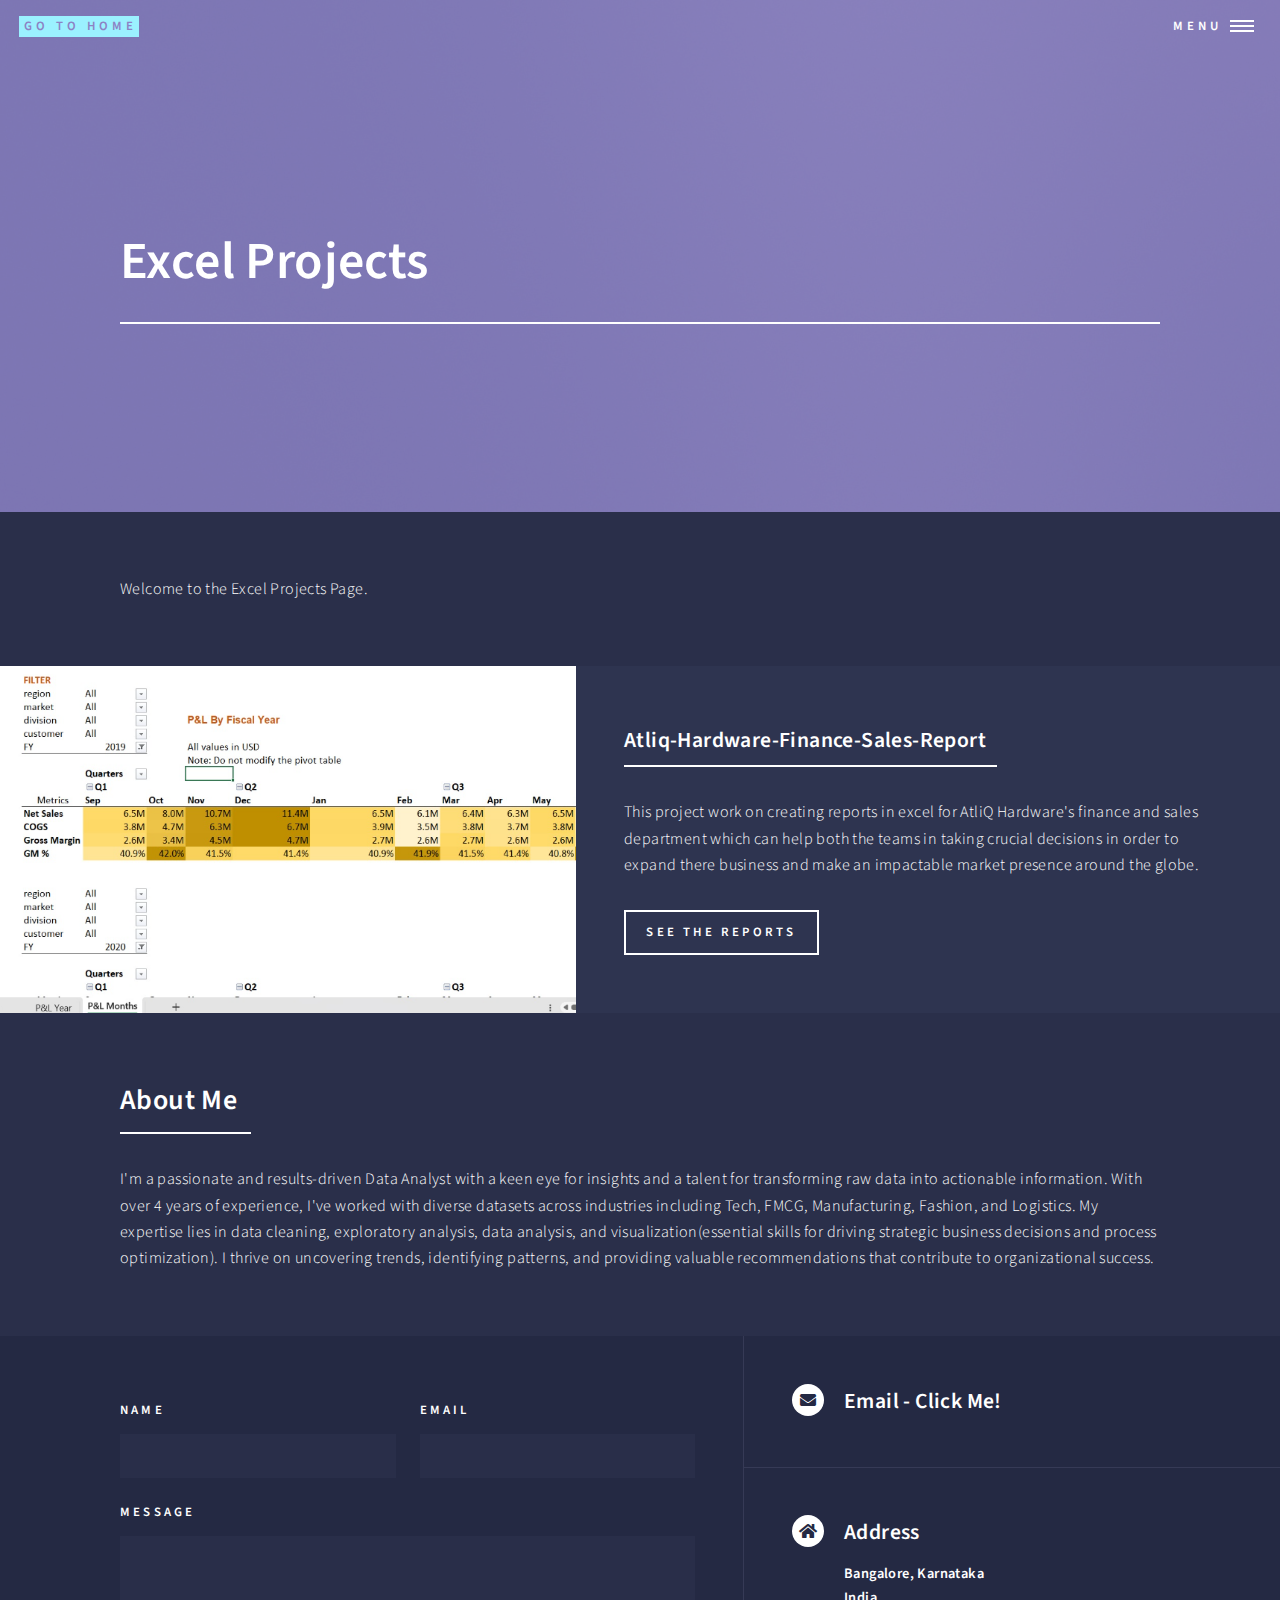
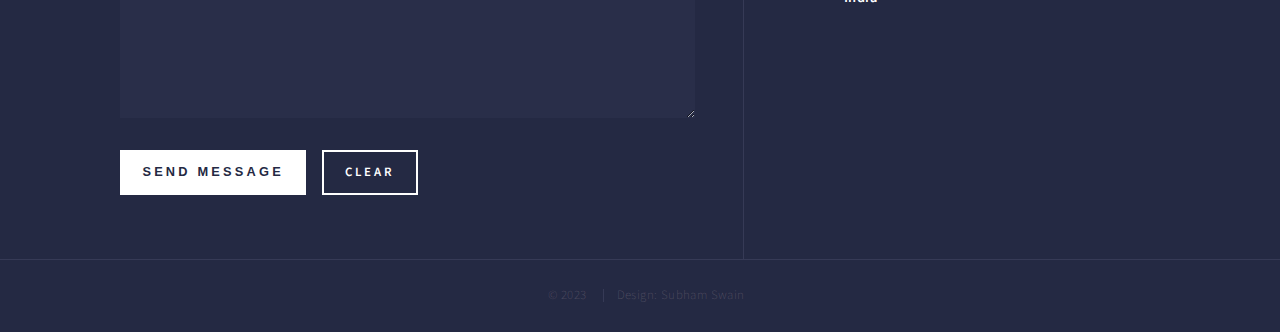
<file: Excel.html>
<!DOCTYPE HTML>

<html>

<head>
    <title>Excel Page</title>
    <meta charset="utf-8" />
    <meta name="viewport" content="width=device-width, initial-scale=1, user-scalable=no" />
    <link rel="stylesheet" href="assets/css/main.css" />
    <noscript>
        <link rel="stylesheet" href="assets/css/noscript.css" />
    </noscript>
</head>

<body class="is-preload">

    <!-- Wrapper -->
    <div id="wrapper">

        <!-- Header -->
        <!-- Note: The "styleN" class below should match that of the banner element. -->
        <header id="header" class="alt style2">
            <a href="index.html" class="logo"><strong>Go to Home</strong></a>
            <nav>
                <a href="#menu">Menu</a>
            </nav>
        </header>

        <!-- Menu -->
        <nav id="menu">
            <ul class="links">
                <li><a href="index.html">Home</a></li>
                <li><a href="Resume.html">Resume</a></li>
                <li><a href="Python.html">Python Projects</a></li>
                <li><a href="SQL.html">SQL</a></li>
                <li><a href="PowerBI.html">Power BI Projects</a></li>
                <li><a href="Tableau.html">Tableau Projects</a></li>
                <li><a href="Javascript.html">Javascript Projects</a></li>
            </ul>
        </nav>

        <!-- Banner -->
        <!-- Note: The "styleN" class below should match that of the header element. -->
        <section id="banner" class="style2">
            <div class="inner">
                <span class="image">
                    <img src="images/pic07.jpg" alt="" />
                </span>
                <header class="major">
                    <h1>Excel Projects</h1>
                </header>
                <!-- <div class="content">
								<p>Lorem ipsum dolor sit amet nullam consequat<br />
								sed veroeros. tempus adipiscing nulla.</p>
							</div> -->
            </div>
        </section>

        <!-- Main -->
        <div id="main">

            <!-- One -->
            <section id="one">
                <div class="inner">
                    <!-- <header class="major">
										<h2>Sed amet aliquam</h2>
									</header> -->
                    <p>Welcome to the Excel Projects Page.</p>
                </div>
            </section>

            <!-- Two -->
            <section id="two" class="spotlights">
                <section>
                        <img src="images/Atliq_Excel.png" class="image" alt="" data-position="center center" />
                 
                    <div class="content">
                        <div class="inner">
                            <header class="major">
                                <h3>Atliq-Hardware-Finance-Sales-Report
                               </h3>
                            </header>
                            <p>This project work on creating reports in excel for AtliQ Hardware's finance and sales department which can help both the
                            teams in taking crucial decisions in order to expand there business and make an impactable market presence around the
                            globe.
                            </p>
                            <ul class="actions">
                                <li><a href="https://github.com/Subham1845/Atliq-Hardware-Finance-Sales-Report" target="_blank" rel="noopener noreferrer" class="button">See the Reports</a></li>
                            </ul>
                        </div>
                    </div>
                </section>
                
            </section>

            <!-- Three -->
            <section id="three">
                <div class="inner">
                    <header class="major">
                        <h2>About Me</h2>
                    </header>
                    <p>I'm a passionate and results-driven Data Analyst with a keen eye for insights and a talent for
                    transforming raw data into actionable information. With over 4 years of experience, I've worked with diverse datasets
                    across industries including Tech, FMCG, Manufacturing, Fashion, and Logistics. My expertise lies in data cleaning,
                    exploratory analysis, data analysis, and visualization(essential skills for driving strategic business decisions and
                    process optimization). I thrive on uncovering trends, identifying patterns, and providing valuable recommendations that
                    contribute to organizational success.</p>
                    <!-- <ul class="actions">
                        <li><a href="generic.html" class="button next">Get Started</a></li>
                    </ul> -->
                </div>
            </section>

        </div>

        <!-- Contact -->
        <section id="contact">
            <div class="inner">
                <section>
                    <form action="https://formspree.io/f/xbjvlnwq" method="POST">
                        <div class="fields">
                            <div class="field half">
                                <label for="name">Name</label>
                                <input type="text" name="name" id="name" required />
                            </div>
                            <div class="field half">
                                <label for="email">Email</label>
                                <input type="text" name="email" id="email" required />
                            </div>
                            <div class="field">
                                <label for="message">Message</label>
                                <textarea name="message" id="message" rows="6" required></textarea>
                            </div>
                        </div>
                        <ul class="actions">
                            <li><button type="submit" value="Send Message" class="primary">Send Message</button></li>
                            <li><input type="reset" value="Clear" /></li>
                        </ul>
                    </form>
                </section>
                <section class="split">
                    <section>
                        <div class="contact-method">
                            <span class="icon solid alt fa-envelope"></span>
                            <h3>
                                <a href="mailto:shubhamswain81@gmail.com">Email - Click Me!</a>
                            </h3>
                        </div>
                    </section>
                    <!-- <section>
        									<div class="contact-method">
        										<span class="icon solid alt fa-phone"></span>
        										<h3>Phone</h3>
        										<span>(000) 000-0000 x12387</span>
        									</div>
        								</section> -->
                    <section>
                        <div class="contact-method">
                            <span class="icon solid alt fa-home"></span>
                            <div class="inner">
                                <div class="major">
                                    <h3>Address</h3>
                                    <h5>Bangalore, Karnataka <br>India</h5>
                                </div>
        
                            </div>
                        </div>
                    </section>
                </section>
            </div>
        </section>
        <section>
            <footer id="footer">
                <ul class="copyright">
                    <li>&copy; 2023</li>
                    <li>Design: Subham Swain</li>
                </ul>
            </footer>
        </section>
        
        
        
        </div>
        
        <!-- Scripts -->
        <script src="assets/js/jquery.min.js"></script>
        <script src="assets/js/jquery.scrolly.min.js"></script>
        <script src="assets/js/jquery.scrollex.min.js"></script>
        <script src="assets/js/browser.min.js"></script>
        <script src="assets/js/breakpoints.min.js"></script>
        <script src="assets/js/util.js"></script>
        <script src="assets/js/main.js"></script>
        
        </body>
        
        </html>
</file>
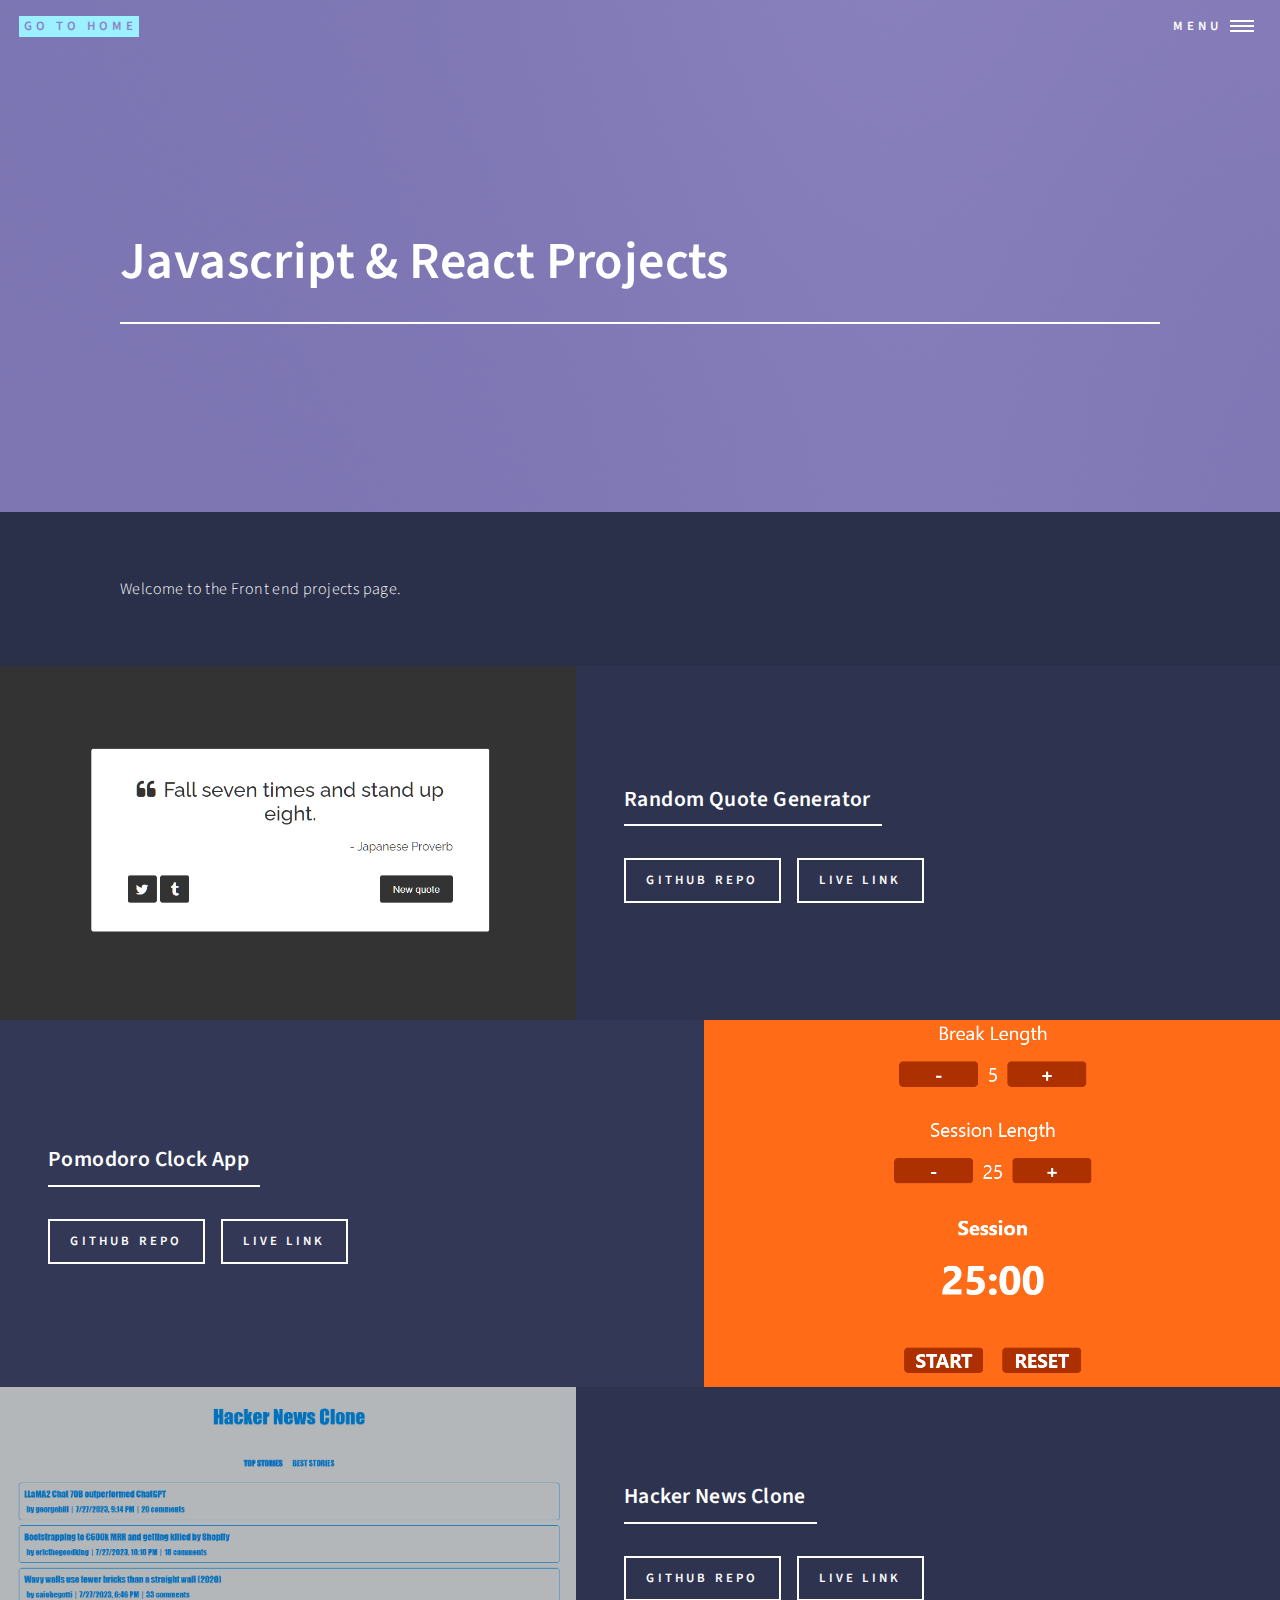
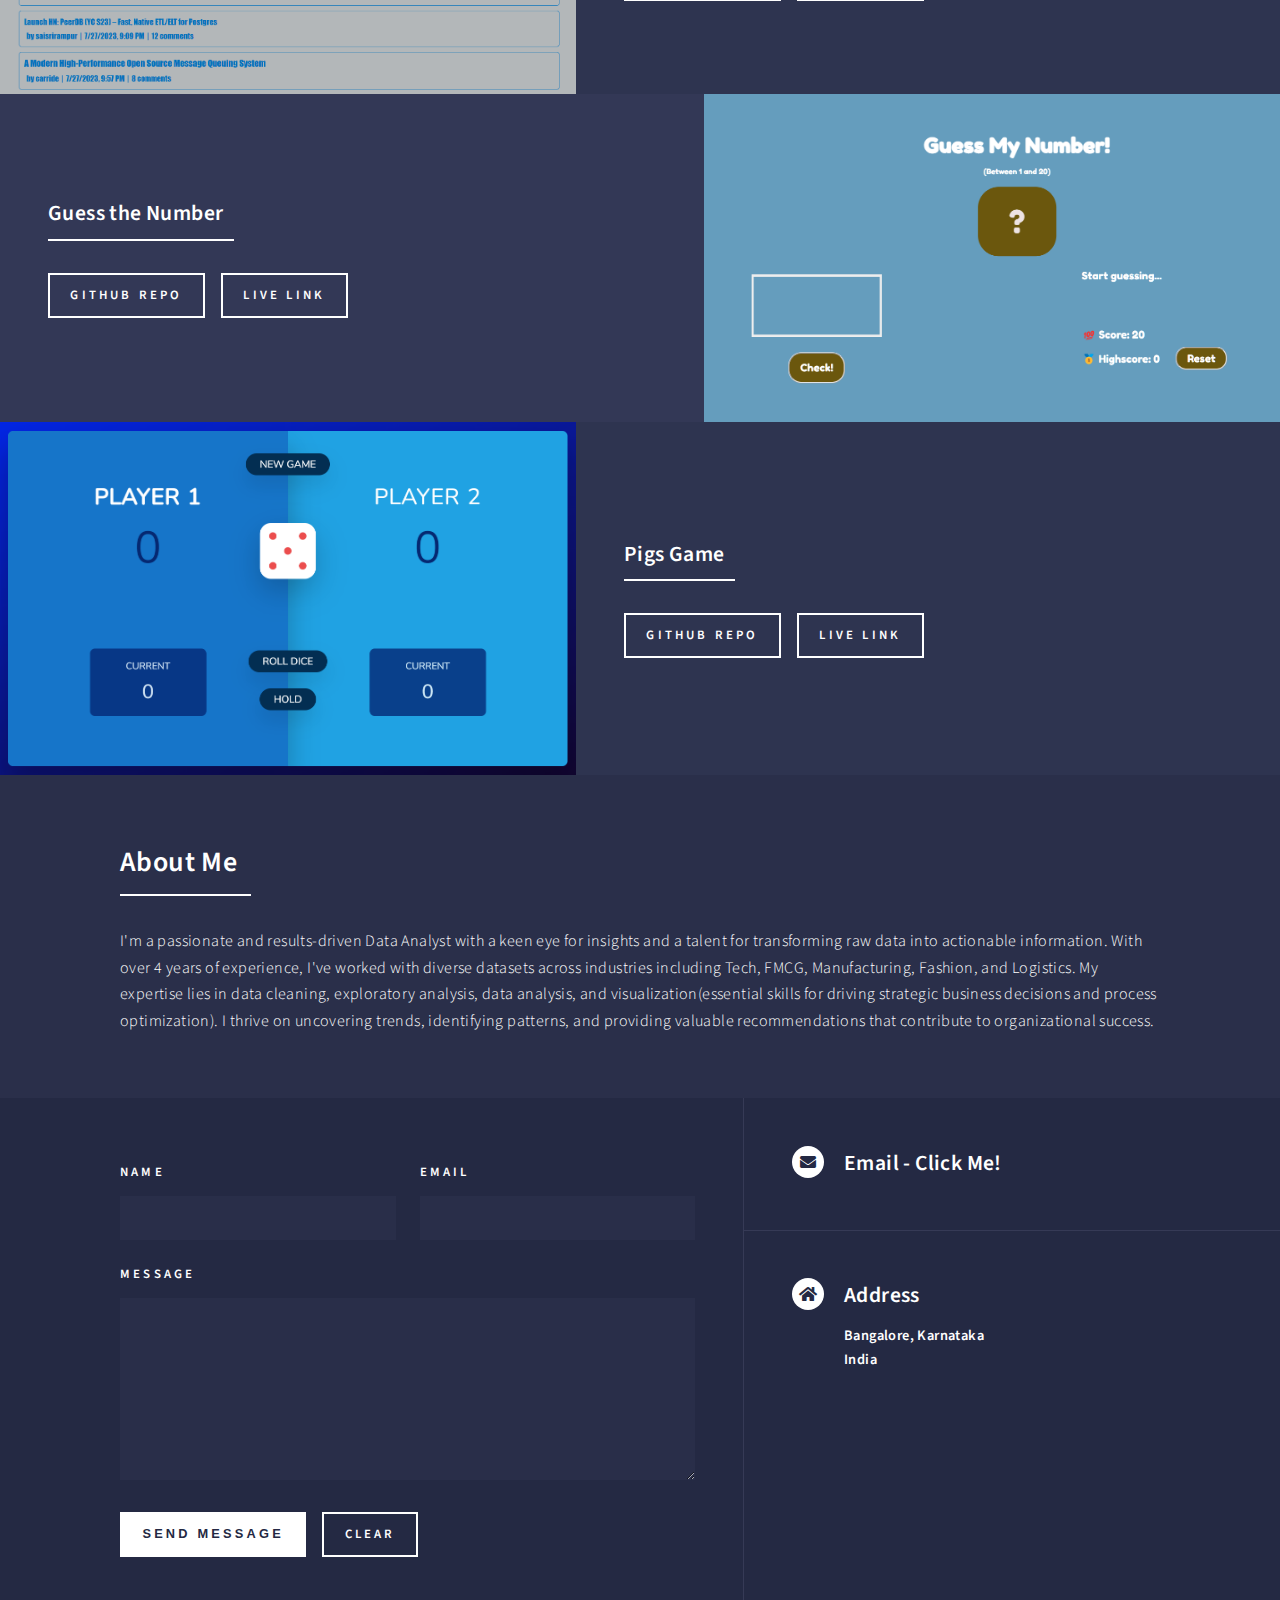
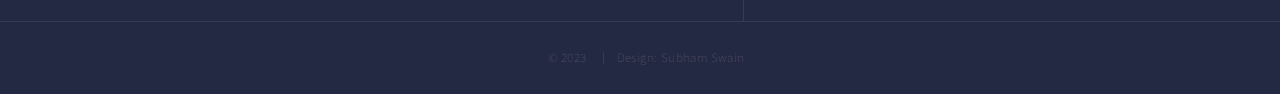
<file: Javascript.html>
<!DOCTYPE HTML>

<html>

<head>
    <title>Javascript Page</title>
    <meta charset="utf-8" />
    <meta name="viewport" content="width=device-width, initial-scale=1, user-scalable=no" />
    <link rel="stylesheet" href="assets/css/main.css" />
    <noscript>
        <link rel="stylesheet" href="assets/css/noscript.css" />
    </noscript>
</head>

<body class="is-preload">

    <!-- Wrapper -->
    <div id="wrapper">

        <!-- Header -->
        <!-- Note: The "styleN" class below should match that of the banner element. -->
        <header id="header" class="alt style2">
            <a href="index.html" class="logo"><strong>Go to Home</strong></a>
            <nav>
                <a href="#menu">Menu</a>
            </nav>
        </header>

        <!-- Menu -->
        <nav id="menu">
            <ul class="links">
                <li><a href="index.html">Home</a></li>
                <li><a href="Resume.html">Resume</a></li>
                <li><a href="Python.html">Python Projects</a></li>
                <li><a href="SQL.html">SQL</a></li>
                <li><a href="PowerBI.html">Power BI Projects</a></li>
                <li><a href="Tableau.html">Tableau Projects</a></li>
                <li><a href="Javascript.html">Javascript Projects</a></li>
            </ul>
            <!-- <ul class="actions stacked">
                <li><a href="#" class="button primary fit">Get Started</a></li>
            </ul> -->
        </nav>

        <!-- Banner -->
        <!-- Note: The "styleN" class below should match that of the header element. -->
        <section id="banner" class="style2">
            <div class="inner">
                <span class="image">
                    <img src="images/pic07.jpg" alt="" />
                </span>
                <header class="major">
                    <h1>Javascript & React Projects</h1>
                </header>
                <!-- <div class="content">
								<p>Lorem ipsum dolor sit amet nullam consequat<br />
								sed veroeros. tempus adipiscing nulla.</p>
							</div> -->
            </div>
        </section>

        <!-- Main -->
        <div id="main">

            <!-- One -->
            <section id="one">
                <div class="inner">
                    <!-- <header class="major">
										<h2>Sed amet aliquam</h2>
									</header> -->
                    <p>Welcome to the Front end projects page.</p>
                </div>
            </section>

            <!-- Two -->
            <section id="two" class="spotlights">
                <section>
                    <a href="https://quote-random234.netlify.app/"  target="_blank" rel="noopener noreferrer" class="image">
                        <img src="images/random_quote.png" alt="" data-position="center center" />
                    </a>
                    <div class="content">
                        <div class="inner">
                            <header class="major">
                                <h3>Random Quote Generator</h3>
                            </header>
                            <!-- <p>Nullam et orci eu lorem consequat tincidunt vivamus et sagittis magna sed nunc rhoncus
                                condimentum sem. In efficitur ligula tate urna. Maecenas massa sed magna lacinia magna
                                pellentesque lorem ipsum dolor. Nullam et orci eu lorem consequat tincidunt. Vivamus et
                                sagittis tempus.</p> -->
                            <ul class="actions">
                                <li><a href="https://github.com/Subham1845/Random-Quote-App"  target="_blank" rel="noopener noreferrer" class="button">Github Repo</a></li>
                                <li><a href="https://quote-random234.netlify.app/"  target="_blank" rel="noopener noreferrer" class="button">Live Link</a></li>
                            </ul>
                        </div>
                    </div>
                </section>
                <section>
                    <a href="https://25-5-clock-pomodoro.netlify.app/" target="_blank" rel="noopener noreferrer" class="image">
                        <img src="images/Pomodoro_clock.png" alt="" data-position="top center" />
                    </a>
                    <div class="content">
                        <div class="inner">
                            <header class="major">
                                <h3>Pomodoro Clock App</h3>
                            </header>
                            <!-- <p>Nullam et orci eu lorem consequat tincidunt vivamus et sagittis magna sed nunc rhoncus
                                                condimentum sem. In efficitur ligula tate urna. Maecenas massa sed magna lacinia magna
                                                pellentesque lorem ipsum dolor. Nullam et orci eu lorem consequat tincidunt. Vivamus et
                                                sagittis tempus.</p> -->
                            <ul class="actions">
                                <li><a href="https://github.com/Subham1845/25_5-Clock" target="_blank" rel="noopener noreferrer"
                                        class="button">Github Repo</a></li>
                                <li><a href="https://25-5-clock-pomodoro.netlify.app/" target="_blank" rel="noopener noreferrer"
                                        class="button">Live
                                        Link</a></li>
                            </ul>
                        </div>
                    </div>
                </section>
                <section>
                    <a href="https://hackernewclone.netlify.app/" target="_blank" rel="noopener noreferrer" class="image">
                        <img src="images/hackernews.png" alt="" data-position="top center" />
                    </a>
                    <div class="content">
                        <div class="inner">
                            <header class="major">
                                <h3>Hacker News Clone</h3>
                            </header>
                            <!-- <p>Nullam et orci eu lorem consequat tincidunt vivamus et sagittis magna sed nunc rhoncus
                                condimentum sem. In efficitur ligula tate urna. Maecenas massa sed magna lacinia magna
                                pellentesque lorem ipsum dolor. Nullam et orci eu lorem consequat tincidunt. Vivamus et
                                sagittis tempus.</p> -->
                            <ul class="actions">
                            <li><a href="https://github.com/Subham1845/hackerNews-Clone" target="_blank" rel="noopener noreferrer"
                                    class="button">Github Repo</a></li>
                            <li><a href="https://hackernewclone.netlify.app/" target="_blank" rel="noopener noreferrer" class="button">Live
                                    Link</a></li>
                            </ul>
                        </div>
                    </div>
                </section>
                <section>
                    <a href="https://guess-this-number456.netlify.app/" target="_blank" rel="noopener noreferrer" class="image">
                        <img src="images/guess_the_number.png" alt="" data-position="25% 25%" />
                    </a>
                    <div class="content">
                        <div class="inner">
                            <header class="major">
                                <h3>Guess the Number</h3>
                            </header>
                            <!-- <p>Nullam et orci eu lorem consequat tincidunt vivamus et sagittis magna sed nunc rhoncus
                                condimentum sem. In efficitur ligula tate urna. Maecenas massa sed magna lacinia magna
                                pellentesque lorem ipsum dolor. Nullam et orci eu lorem consequat tincidunt. Vivamus et
                                sagittis tempus.</p> -->
                            <ul class="actions">
                            <li><a href="https://github.com/Subham1845/Guess-the-number" target="_blank" rel="noopener noreferrer"
                                    class="button">Github Repo</a></li>
                            <li><a href="https://guess-this-number456.netlify.app/" target="_blank" rel="noopener noreferrer" class="button">Live
                                    Link</a></li>
                            </ul>
                        </div>
                    </div>
                </section>
                <section>
                    <a href="https://pigs-game0978.netlify.app/" target="_blank" rel="noopener noreferrer" class="image">
                        <img src="images/pigs_game.png" alt="" data-position="25% 25%" />
                    </a>
                    <div class="content">
                        <div class="inner">
                            <header class="major">
                                <h3>Pigs Game</h3>
                            </header>
                            <!-- <p>Nullam et orci eu lorem consequat tincidunt vivamus et sagittis magna sed nunc rhoncus
                                                condimentum sem. In efficitur ligula tate urna. Maecenas massa sed magna lacinia magna
                                                pellentesque lorem ipsum dolor. Nullam et orci eu lorem consequat tincidunt. Vivamus et
                                                sagittis tempus.</p> -->
                            <ul class="actions">
                                <li><a href="https://github.com/Subham1845/Pig-s-Game" target="_blank" rel="noopener noreferrer"
                                        class="button">Github Repo</a></li>
                                <li><a href="https://pigs-game0978.netlify.app/" target="_blank" rel="noopener noreferrer"
                                        class="button">Live
                                        Link</a></li>
                            </ul>
                        </div>
                    </div>
                </section>
            </section>

            <!-- Three -->
            <section id="three">
                <div class="inner">
                    <header class="major">
                        <h2>About Me</h2>
                    </header>
                    <p>I'm a passionate and results-driven Data Analyst with a keen eye for insights and a talent for
                        transforming raw data into actionable information. With over 4 years of experience, I've worked with diverse
                        datasets
                        across industries including Tech, FMCG, Manufacturing, Fashion, and Logistics. My expertise lies in data cleaning,
                        exploratory analysis, data analysis, and visualization(essential skills for driving strategic business decisions and
                        process optimization). I thrive on uncovering trends, identifying patterns, and providing valuable recommendations
                        that
                        contribute to organizational success.</p>
                </div>
            </section>

        </div>

        <!-- Contact -->
        <section id="contact">
            <div class="inner">
                <section>
                    <form action="https://formspree.io/f/xbjvlnwq" method="POST">
                        <div class="fields">
                            <div class="field half">
                                <label for="name">Name</label>
                                <input type="text" name="name" id="name" required />
                            </div>
                            <div class="field half">
                                <label for="email">Email</label>
                                <input type="text" name="email" id="email" required />
                            </div>
                            <div class="field">
                                <label for="message">Message</label>
                                <textarea name="message" id="message" rows="6" required></textarea>
                            </div>
                        </div>
                        <ul class="actions">
                            <li><button type="submit" value="Send Message" class="primary">Send Message</button></li>
                            <li><input type="reset" value="Clear" /></li>
                        </ul>
                    </form>
                </section>
                <section class="split">
                    <section>
                        <div class="contact-method">
                            <span class="icon solid alt fa-envelope"></span>
                            <h3>
                                <a href="mailto:shubhamswain81@gmail.com">Email - Click Me!</a>
                            </h3>
                        </div>
                    </section>
                    <!-- <section>
        									<div class="contact-method">
        										<span class="icon solid alt fa-phone"></span>
        										<h3>Phone</h3>
        										<span>(000) 000-0000 x12387</span>
        									</div>
        								</section> -->
                    <section>
                        <div class="contact-method">
                            <span class="icon solid alt fa-home"></span>
                            <div class="inner">
                                <div class="major">
                                    <h3>Address</h3>
                                    <h5>Bangalore, Karnataka <br>India</h5>
                                </div>
        
                            </div>
                        </div>
                    </section>
                </section>
            </div>
        </section>
        <section>
            <footer id="footer">
                <ul class="copyright">
                    <li>&copy; 2023</li>
                    <li>Design: Subham Swain</li>
                </ul>
            </footer>
        </section>
        
        
        
        </div>
        
        <!-- Scripts -->
        <script src="assets/js/jquery.min.js"></script>
        <script src="assets/js/jquery.scrolly.min.js"></script>
        <script src="assets/js/jquery.scrollex.min.js"></script>
        <script src="assets/js/browser.min.js"></script>
        <script src="assets/js/breakpoints.min.js"></script>
        <script src="assets/js/util.js"></script>
        <script src="assets/js/main.js"></script>
        
        </body>
        
        </html>
</file>
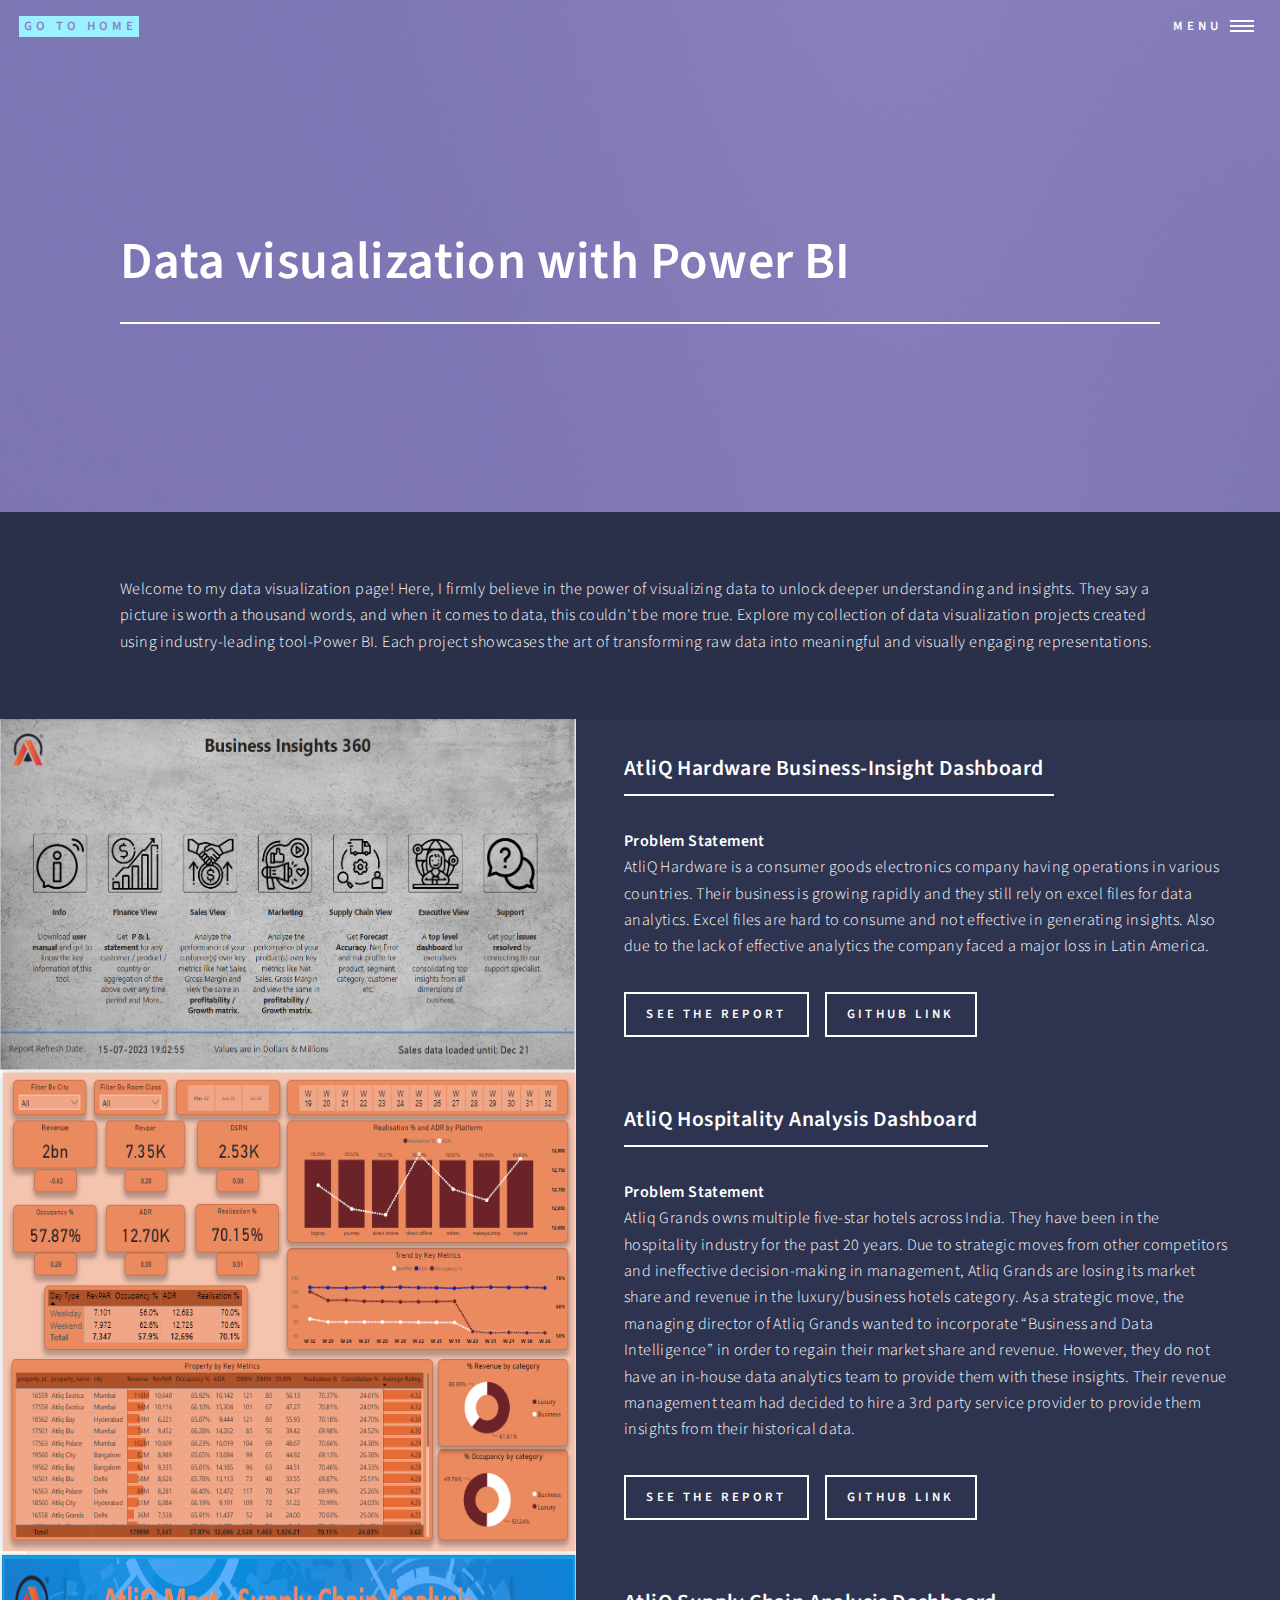
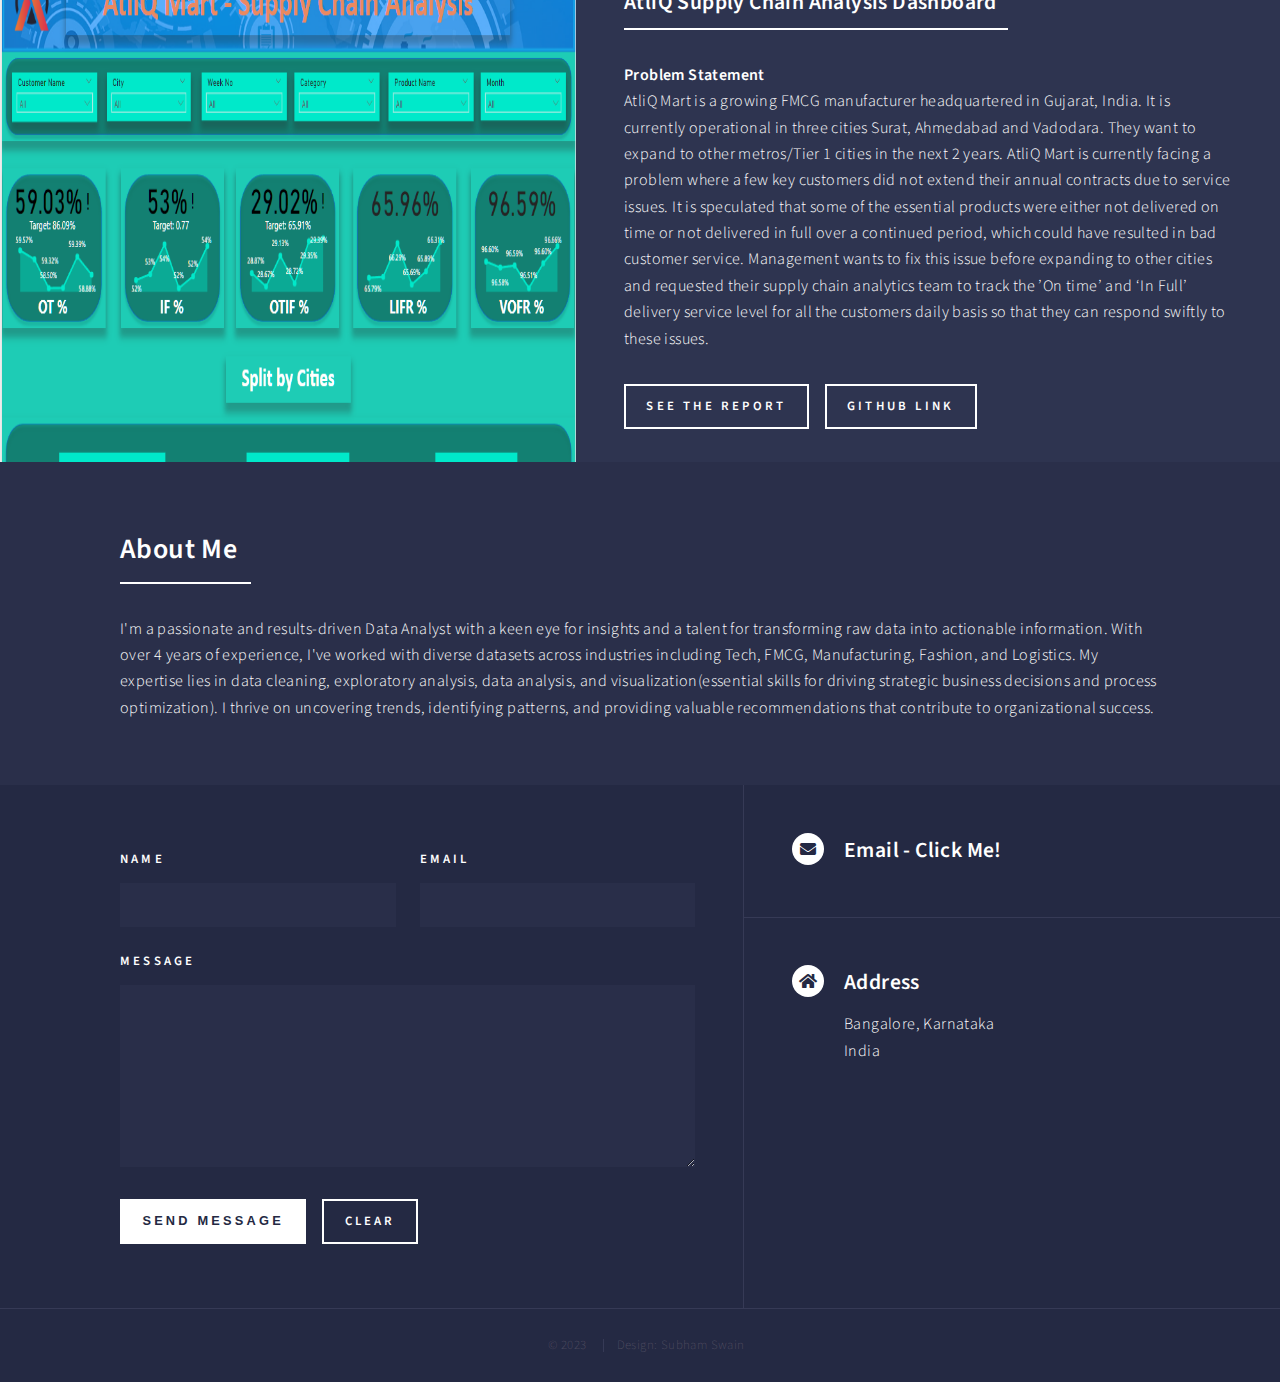
<file: PowerBI.html>
<!DOCTYPE HTML>

<html>
	<head>
		<title>Power BI page</title>
		<meta charset="utf-8" />
		<meta name="viewport" content="width=device-width, initial-scale=1, user-scalable=no" />
		<link rel="stylesheet" href="assets/css/main.css" />
		<noscript><link rel="stylesheet" href="assets/css/noscript.css" /></noscript>
	</head>
	<body class="is-preload">

		<!-- Wrapper -->
			<div id="wrapper">

				<!-- Header -->
				<!-- Note: The "styleN" class below should match that of the banner element. -->
					<header id="header" class="alt style2">
						<a href="index.html" class="logo"><strong>Go to Home</strong></a>
						<nav>
							<a href="#menu">Menu</a>
						</nav>
					</header>

				<!-- Menu -->
					<nav id="menu">
						<ul class="links">
							<li><a href="index.html">Home</a></li>
							<li><a href="Resume.html">Resume</a></li>
							<li><a href="Python.html">Python Projects</a></li>
							<li><a href="SQL.html">SQL</a></li>
							<li><a href="PowerBI.html">Power BI Projects</a></li>
							<li><a href="Tableau.html">Tableau Projects</a></li>
							<li><a href="Javascript.html">Javascript Projects</a></li>
						</ul>
						
					</nav>

				<!-- Banner -->
				<!-- Note: The "styleN" class below should match that of the header element. -->
					<section id="banner" class="style2">
						<div class="inner">
							<span class="image">
								<img src="images/pic07.jpg" alt="" />
							</span>
							<header class="major">
								<h1>Data visualization with Power BI</h1>
							</header>
							<!-- <div class="content">
								<p>Lorem ipsum dolor sit amet nullam consequat<br />
								sed veroeros. tempus adipiscing nulla.</p>
							</div> -->
						</div>
					</section>

				<!-- Main -->
					<div id="main">

						<!-- One -->
							<section id="one">
								<div class="inner">
									<!-- <header class="major">
										<h2>Sed amet aliquam</h2>
									</header> -->
									<p>Welcome to my data visualization page! Here, I firmly believe in the power of visualizing data to unlock deeper
									understanding and insights. They say a picture is worth a thousand words, and when it comes to data, this couldn't be
									more true. Explore my collection of data visualization projects created using industry-leading tool-Power BI. Each project showcases the art of transforming raw data into meaningful and visually engaging
									representations.</p>
								</div>
							</section>

						<!-- Two -->
							<section id="two" class="spotlights">
								<section>
										<img src="images/BI_360.png" class="image" alt="" data-position="center center" />
									<div class="content">
										<div class="inner">
											<header class="major">
												<h3>AtliQ Hardware Business-Insight Dashboard</h3>
											</header>
											<p><strong>Problem Statement</strong><br>
												AtliQ Hardware is a consumer goods electronics company having operations in various countries. Their business is
												growing
												rapidly and they still rely on excel files for data analytics. Excel files are hard to consume and not effective in
												generating insights. Also due to the lack of effective analytics the company faced a major loss in Latin America.
											</p>
											<ul class="actions">
												<li><a href="Atliq_BI.html" class="button">See the Report</a></li>
												<li><a href="https://github.com/Subham1845/Business-Insights-360/tree/main" target="_blank" rel="noopener noreferrer"
														class="button">Github Link</a></li>
														
											</ul>
										</div>
									</div>
								</section>
															
							</section>
							<section id="three" class="spotlights">
								<section>
										<img src="images/Hospitality Analysis.png" class="image" alt="" data-position="center center" />
									<div class="content">
										<div class="inner">
											<header class="major">
												<h3>AtliQ Hospitality Analysis Dashboard</h3>
											</header>
											<p><strong>Problem Statement</strong><br>
												Atliq Grands owns multiple five-star hotels across India. They have been in the hospitality industry for the past 20
												years. Due to strategic moves from other competitors and ineffective decision-making in management, Atliq Grands are
												losing its market share and revenue in the luxury/business hotels category. As a strategic move, the managing director
												of Atliq Grands wanted to incorporate “Business and Data Intelligence” in order to regain their market share and
												revenue. However, they do not have an in-house data analytics team to provide them with these insights.
												
												Their revenue management team had decided to hire a 3rd party service provider to provide them insights from their
												historical data.
											</p>
											<ul class="actions">
												<li><a href="Atliq_Hospitality.html" class="button">See the Report</a></li>
												<li><a href="https://github.com/Subham1845/AtliQ-Hospitality-Analysis-PowerBI-/tree/main" target="_blank" rel="noopener noreferrer"
														class="button">Github Link</a></li>
														
											</ul>
										</div>
									</div>
								</section>
															
							</section>
							<section id="four" class="spotlights">
								<section>
										<img src="images/Supply Chain analysis.png" class="image" alt="" data-position="center center" />
									<div class="content">
										<div class="inner">
											<header class="major">
												<h3>AtliQ Supply Chain Analysis Dashboard</h3>
											</header>
											<p><strong>Problem Statement</strong><br>
												AtliQ Mart is a growing FMCG manufacturer headquartered in Gujarat, India. It is currently operational in three cities
												Surat, Ahmedabad and Vadodara. They want to expand to other metros/Tier 1 cities in the next 2 years.
												
												AtliQ Mart is currently facing a problem where a few key customers did not extend their annual contracts due to service
												issues. It is speculated that some of the essential products were either not delivered on time or not delivered in full
												over a continued period, which could have resulted in bad customer service. Management wants to fix this issue before
												expanding to other cities and requested their supply chain analytics team to track the ’On time’ and ‘In Full’ delivery
												service level for all the customers daily basis so that they can respond swiftly to these issues.
											</p>
											<ul class="actions">
												<li><a href="Atliq_Suppy_Chain_Analysis.html" class="button">See the Report</a></li>
												<li><a href="https://github.com/Subham1845/Supply-chain-analysis-PowerBI" target="_blank" rel="noopener noreferrer"
														class="button">Github Link</a></li>
														
											</ul>
										</div>
									</div>
								</section>
															
							</section>

						<!-- Three -->
							<section id="three">
								<div class="inner">
									<header class="major">
										<h2>About Me</h2>
									</header>
									<p>I'm a passionate and results-driven Data Analyst with a keen eye for insights and a talent for
									transforming raw data into actionable information. With over 4 years of experience, I've worked with diverse datasets
									across industries including Tech, FMCG, Manufacturing, Fashion, and Logistics. My expertise lies in data cleaning,
									exploratory analysis, data analysis, and visualization(essential skills for driving strategic business decisions and
									process optimization). I thrive on uncovering trends, identifying patterns, and providing valuable recommendations that
									contribute to organizational success.</p>
									<!-- <ul class="actions">
										<li><a href="generic.html" class="button next">Get Started</a></li>
									</ul> -->
								</div>
							</section>

					</div>

				<!-- Contact -->
				<section id="contact">
					<div class="inner">
						<section>
							<form action="https://formspree.io/f/xbjvlnwq" method="POST">
								<div class="fields">
									<div class="field half">
										<label for="name">Name</label>
										<input type="text" name="name" id="name" required />
									</div>
									<div class="field half">
										<label for="email">Email</label>
										<input type="text" name="email" id="email" required />
									</div>
									<div class="field">
										<label for="message">Message</label>
										<textarea name="message" id="message" rows="6" required></textarea>
									</div>
								</div>
								<ul class="actions">
									<li><button type="submit" value="Send Message" class="primary">Send Message</button></li>
									<li><input type="reset" value="Clear" /></li>
								</ul>
							</form>
						</section>
						<section class="split">
							<section>
								<div class="contact-method">
									<span class="icon solid alt fa-envelope"></span>
									<h3>
										<a href="mailto:shubhamswain81@gmail.com">Email - Click Me!</a>
									</h3>
								</div>
							</section>
							<!-- <section>
													<div class="contact-method">
														<span class="icon solid alt fa-phone"></span>
														<h3>Phone</h3>
														<span>(000) 000-0000 x12387</span>
													</div>
												</section> -->
							<section>
								<div class="contact-method">
									<span class="icon solid alt fa-home"></span>
									<h3>Address</h3>
									<span>Bangalore, Karnataka<br />
										India
									</span>
								</div>
							</section>
						</section>
					</div>
				</section>
				<section>
					<footer id="footer">
						<ul class="copyright">
							<li>&copy; 2023</li>
							<li>Design: Subham Swain</li>
						</ul>
					</footer>
				</section>
				
				
				
				</div>
				
				<!-- Scripts -->
				<script src="assets/js/jquery.min.js"></script>
				<script src="assets/js/jquery.scrolly.min.js"></script>
				<script src="assets/js/jquery.scrollex.min.js"></script>
				<script src="assets/js/browser.min.js"></script>
				<script src="assets/js/breakpoints.min.js"></script>
				<script src="assets/js/util.js"></script>
				<script src="assets/js/main.js"></script>
				
				</body>
				
				</html>
</file>
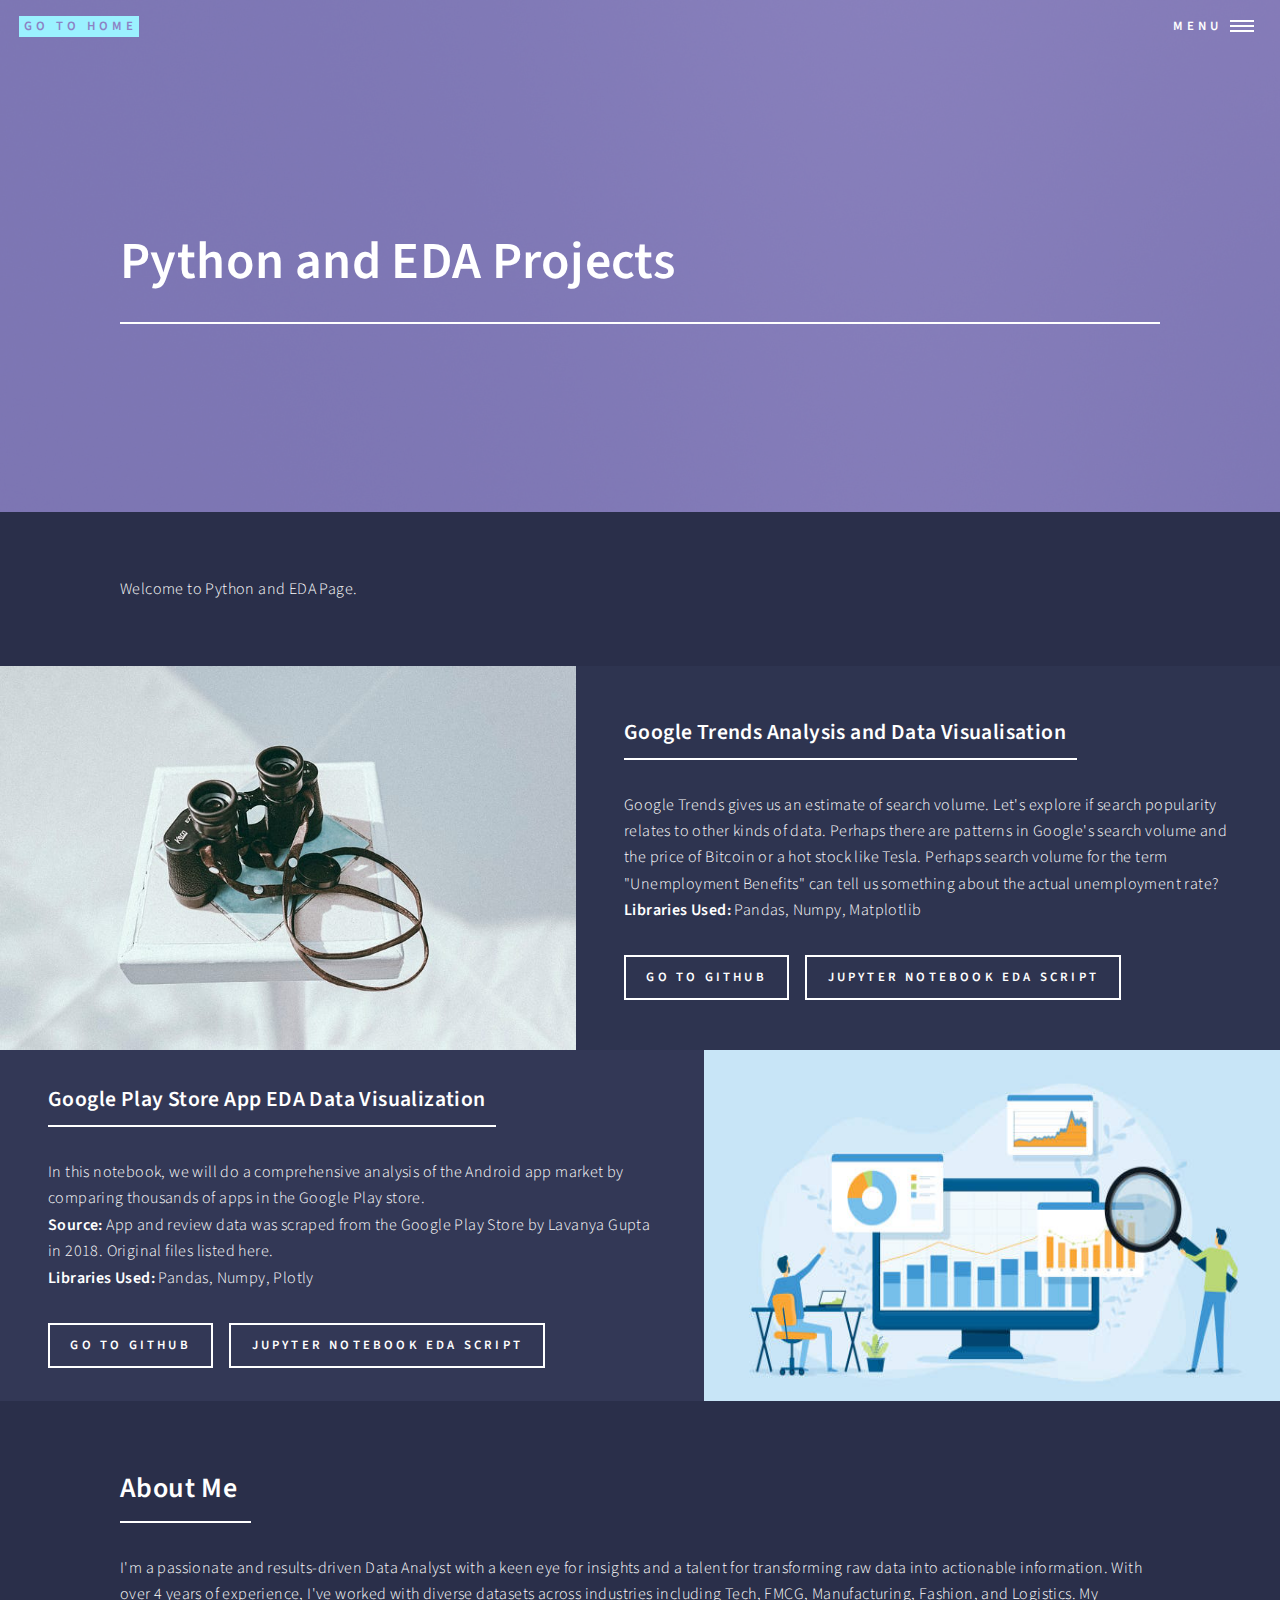
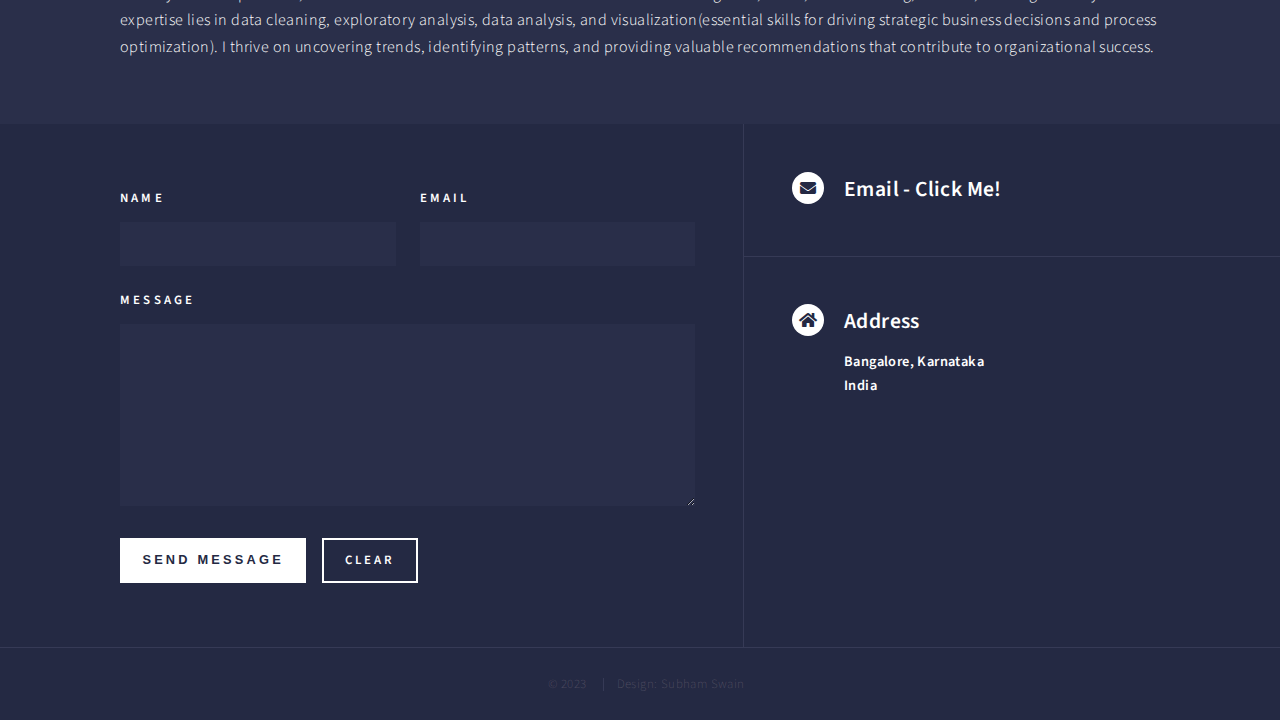
<file: Python.html>
<!DOCTYPE HTML>

<html>

<head>
    <title>Python and EDA Page</title>
    <meta charset="utf-8" />
    <meta name="viewport" content="width=device-width, initial-scale=1, user-scalable=no" />
    <link rel="stylesheet" href="assets/css/main.css" />
    <noscript>
        <link rel="stylesheet" href="assets/css/noscript.css" />
    </noscript>
</head>

<body class="is-preload">

    <!-- Wrapper -->
    <div id="wrapper">

        <!-- Header -->
        <!-- Note: The "styleN" class below should match that of the banner element. -->
        <header id="header" class="alt style2">
            <a href="index.html" class="logo"><strong>Go to Home</strong></a>
            <nav>
                <a href="#menu">Menu</a>
            </nav>
        </header>

        <!-- Menu -->
        <nav id="menu">
            <ul class="links">
                <li><a href="index.html">Home</a></li>
                <li><a href="Resume.html">Resume</a></li>
                <li><a href="Python.html">Python Projects</a></li>
                <li><a href="SQL.html">SQL</a></li>
                <li><a href="PowerBI.html">Power BI Projects</a></li>
                <li><a href="Tableau.html">Tableau Projects</a></li>
                <li><a href="Javascript.html">Javascript Projects</a></li>
            </ul>
          
        </nav>

        <!-- Banner -->
        <!-- Note: The "styleN" class below should match that of the header element. -->
        <section id="banner" class="style2">
            <div class="inner">
                <span class="image">
                    <img src="images/pic07.jpg" alt="" />
                </span>
                <header class="major">
                    <h1>Python and EDA Projects</h1>
                </header>
                <!-- <div class="content">
								<p>Lorem ipsum dolor sit amet nullam consequat<br />
								sed veroeros. tempus adipiscing nulla.</p>
							</div> -->
            </div>
        </section>

        <!-- Main -->
        <div id="main">

            <!-- One -->
            <section id="one">
                <div class="inner">
                    <!-- <header class="major">
										<h2>Sed amet aliquam</h2>
									</header> -->
                    <p>Welcome to Python and EDA Page.</p>
                </div>
            </section>

            <!-- Two -->
            <section id="two" class="spotlights">
                <section>
                        <img src="images/EDA.jpg" class="image" alt="" data-position="center center" />
                    <div class="content">
                        <div class="inner">
                            <header class="major">
                                <h3>Google Trends Analysis and Data Visualisation</h3>
                            </header>
                            <p>Google Trends gives us an estimate of search volume. Let's explore if search popularity relates to other kinds of data.
                            Perhaps there are patterns in Google's search volume and the price of Bitcoin or a hot stock like Tesla. Perhaps search
                            volume for the term "Unemployment Benefits" can tell us something about the actual unemployment rate?
                        <br><strong>Libraries Used:</strong> Pandas, Numpy, Matplotlib</p>
                            <ul class="actions">
                                <li><a href="https://github.com/Subham1845/Google-Trends-EDA-and-Data-Visualization" target="_blank" rel="noopener noreferrer"  class="button">Go to Github</a></li>
                                <li><a href="https://github.com/Subham1845/Google-Trends-EDA-and-Data-Visualization/blob/main/Google%20Trends%20and%20Data%20Visualisation.ipynb" target="_blank" rel="noopener noreferrer" class="button">Jupyter Notebook EDA Script</a></li>
                            </ul>
                        </div>
                    </div>
                </section>
                <section>
                        <img src="images/EDA2.jpg" class="image" alt="" data-position="top center" />
                    <div class="content">
                        <div class="inner">
                            <header class="major">
                                <h3>Google Play Store App EDA Data Visualization</h3>
                            </header>
                            <p>In this notebook, we will do a comprehensive analysis of the Android app market by comparing thousands of apps in the
                            Google Play store.
                            <br>
                            <strong>Source: </strong>
                            App and review data was scraped from the Google Play Store by Lavanya Gupta in 2018. Original files listed here.
                            <br><strong>Libraries Used:</strong> Pandas, Numpy, Plotly</p></p>
                            <ul class="actions">
                                <li><a href="https://github.com/Subham1845/Google_Play_Store_App_EDA_Data_Visualization/tree/main" target="_blank"
                                        rel="noopener noreferrer" class="button">Go to Github</a></li>
                                <li><a href="https://github.com/Subham1845/Google_Play_Store_App_EDA_Data_Visualization/blob/main/Google_Play_Store_App_Analytics.ipynb"
                                        target="_blank" rel="noopener noreferrer" class="button">Jupyter Notebook EDA Script</a></li>
                            </ul>
                        </div>
                    </div>
                </section>
               
            </section>

            <!-- Three -->
            <section id="three">
                <div class="inner">
                    <header class="major">
                        <h2>About Me</h2>
                    </header>
                    <p>I'm a passionate and results-driven Data Analyst with a keen eye for insights and a talent for
                    transforming raw data into actionable information. With over 4 years of experience, I've worked with diverse datasets
                    across industries including Tech, FMCG, Manufacturing, Fashion, and Logistics. My expertise lies in data cleaning,
                    exploratory analysis, data analysis, and visualization(essential skills for driving strategic business decisions and
                    process optimization). I thrive on uncovering trends, identifying patterns, and providing valuable recommendations that
                    contribute to organizational success.</p>
                    <!-- <ul class="actions">
                        <li><a href="generic.html" class="button next">Get Started</a></li>
                    </ul> -->
                </div>
            </section>

        </div>

        <!-- Contact -->
        <section id="contact">
            <div class="inner">
                <section>
                    <form action="https://formspree.io/f/xbjvlnwq" method="POST">
                        <div class="fields">
                            <div class="field half">
                                <label for="name">Name</label>
                                <input type="text" name="name" id="name" required />
                            </div>
                            <div class="field half">
                                <label for="email">Email</label>
                                <input type="text" name="email" id="email" required />
                            </div>
                            <div class="field">
                                <label for="message">Message</label>
                                <textarea name="message" id="message" rows="6" required></textarea>
                            </div>
                        </div>
                        <ul class="actions">
                            <li><button type="submit" value="Send Message" class="primary">Send Message</button></li>
                            <li><input type="reset" value="Clear" /></li>
                        </ul>
                    </form>
                </section>
                <section class="split">
                    <section>
                        <div class="contact-method">
                            <span class="icon solid alt fa-envelope"></span>
                            <h3>
                                <a href="mailto:shubhamswain81@gmail.com">Email - Click Me!</a>
                            </h3>
                        </div>
                    </section>
                    <!-- <section>
        									<div class="contact-method">
        										<span class="icon solid alt fa-phone"></span>
        										<h3>Phone</h3>
        										<span>(000) 000-0000 x12387</span>
        									</div>
        								</section> -->
                    <section>
                        <div class="contact-method">
                            <span class="icon solid alt fa-home"></span>
                            <div class="inner">
                                <div class="major">
                                    <h3>Address</h3>
                                    <h5>Bangalore, Karnataka <br>India</h5>
                                </div>
        
                            </div>
                        </div>
                    </section>
                </section>
            </div>
        </section>
        <section>
            <footer id="footer">
                <ul class="copyright">
                    <li>&copy; 2023</li>
                    <li>Design: Subham Swain</li>
                </ul>
            </footer>
        </section>
        
        
        
        </div>
        
        <!-- Scripts -->
        <script src="assets/js/jquery.min.js"></script>
        <script src="assets/js/jquery.scrolly.min.js"></script>
        <script src="assets/js/jquery.scrollex.min.js"></script>
        <script src="assets/js/browser.min.js"></script>
        <script src="assets/js/breakpoints.min.js"></script>
        <script src="assets/js/util.js"></script>
        <script src="assets/js/main.js"></script>
        
        </body>
        
        </html>
</file>
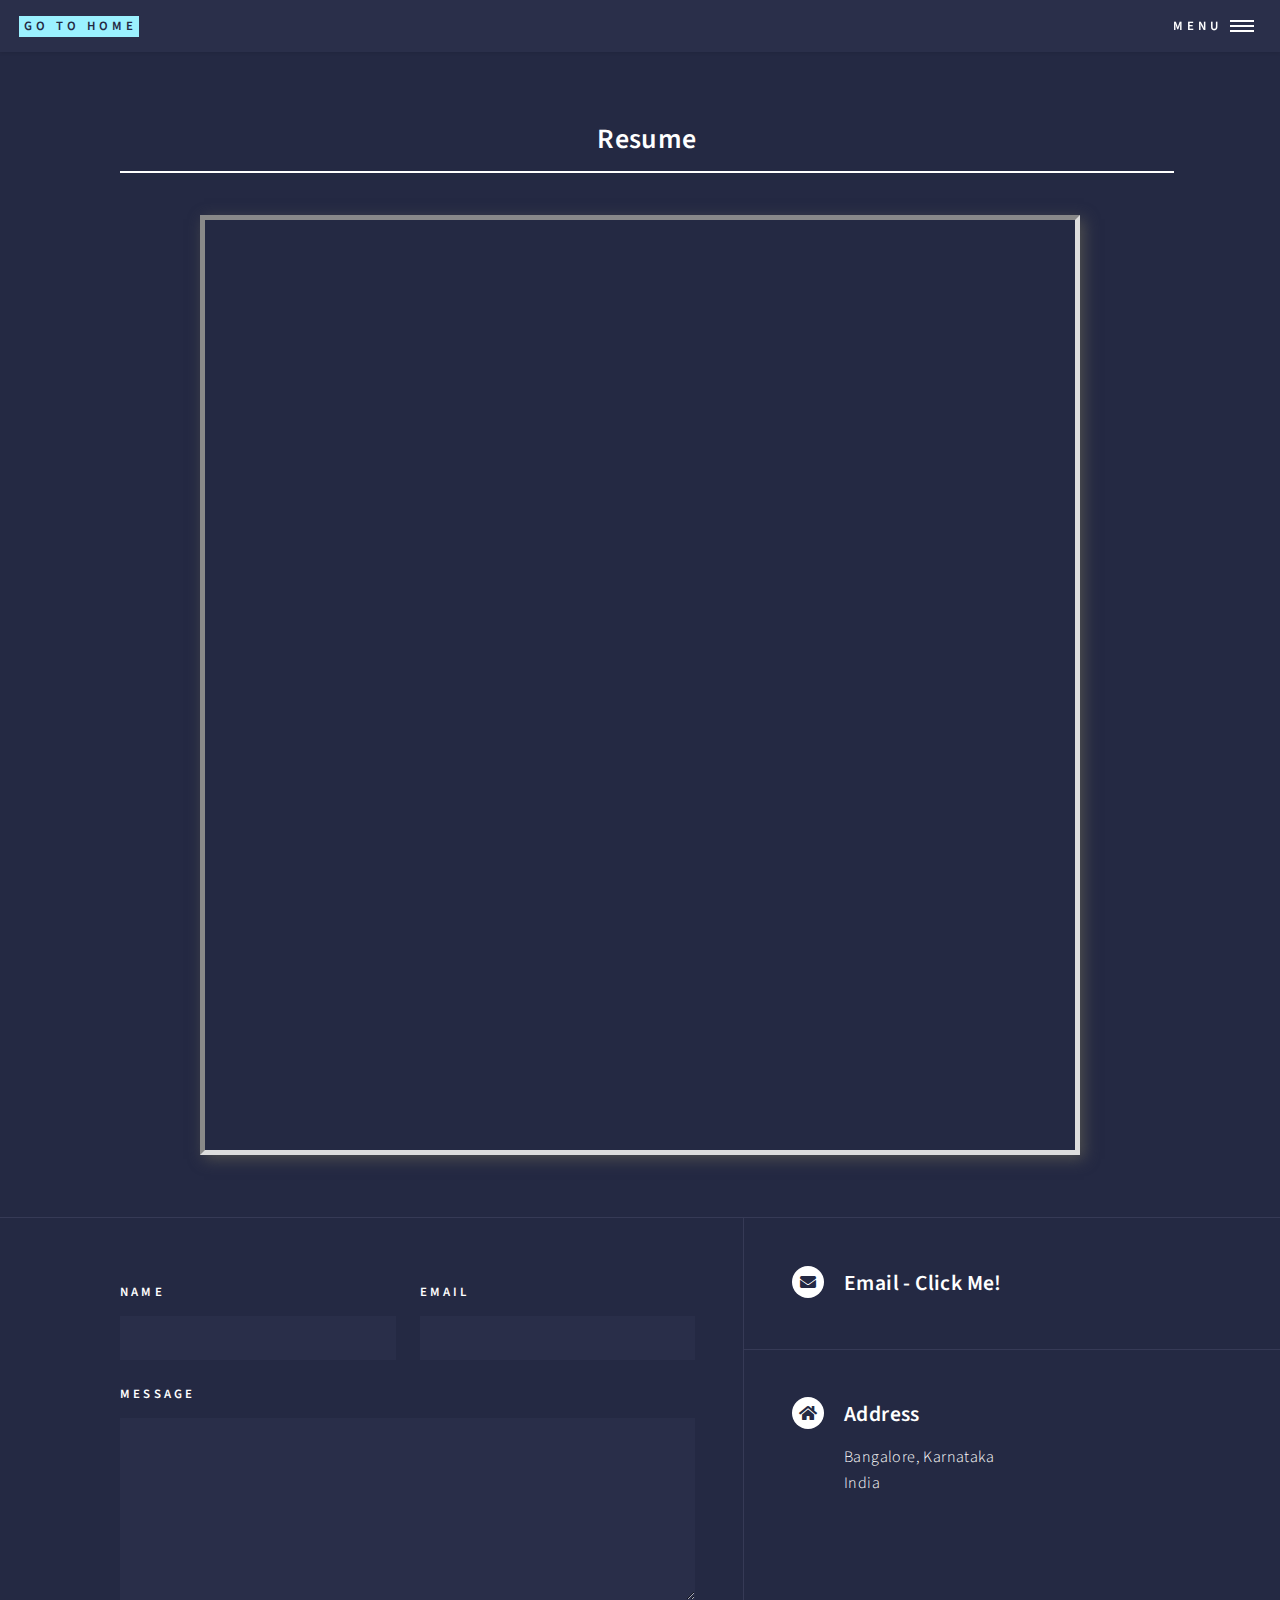
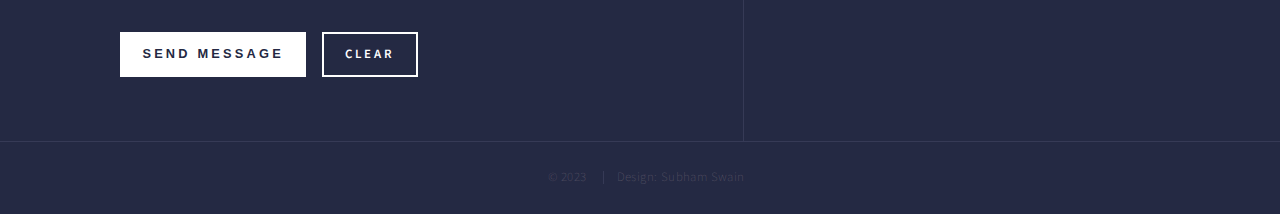
<file: Resume.html>
<!DOCTYPE HTML>

<html>

<head>
    <title>Power BI project page</title>
    <meta charset="utf-8" />
    <meta name="viewport" content="width=device-width, initial-scale=1, user-scalable=no" />
    <link rel="stylesheet" href="assets/css/main.css" />
    <noscript>
        <link rel="stylesheet" href="assets/css/noscript.css" />
    </noscript>
</head>

<body class="is-preload">

    <!-- Wrapper -->
    <div id="wrapper">

        <!-- Header -->
        <header id="header">
            <a href="index.html" class="logo"><strong>Go to home</strong></a>
            <nav>
                <a href="#menu">Menu</a>
            </nav>
        </header>

        <!-- Menu -->
        <nav id="menu">
            <ul class="links">
                <li><a href="index.html">Home</a></li>
                <li><a href="Resume.html">Resume</a></li>
                <li><a href="Python.html">Python Projects</a></li>
                <li><a href="SQL.html">SQL</a></li>
                <li><a href="PowerBI.html">Power BI Projects</a></li>
                <li><a href="Tableau.html">Tableau Projects</a></li>
                <li><a href="Javascript.html">Javascript Projects</a></li>
            </ul>
        </nav>

        <!-- Main -->
        <div id="main" class="alt">
            <section id="one">
                <div class="inner">
                <header class="resume_major">
                    <h2>Resume</h2>
                </header>
            <div id="Iframe-Master-CC-and-Rs" class="set-margin set-padding set-border set-box-shadow center-block-horiz">
                <div class="responsive-wrapper 
                 responsive-wrapper-wxh-572x612" style="-webkit-overflow-scrolling: touch; overflow: auto;">
            
                    <iframe src="https://drive.google.com/file/d/169Zg6yIA9WMWaEOQwWCiJUvNbimKM15L/preview?usp=drive_link">
                    </iframe>
            
                </div>
            </div>
        </div>
        </section>
        </div>

        <!-- Contact -->
        <section id="contact">
            <div class="inner">
                <section>
                    <form action="https://formspree.io/f/xbjvlnwq" method="POST">
                        <div class="fields">
                            <div class="field half">
                                <label for="name">Name</label>
                                <input type="text" name="name" id="name" required />
                            </div>
                            <div class="field half">
                                <label for="email">Email</label>
                                <input type="text" name="email" id="email" required />
                            </div>
                            <div class="field">
                                <label for="message">Message</label>
                                <textarea name="message" id="message" rows="6" required></textarea>
                            </div>
                        </div>
                        <ul class="actions">
                            <li><button type="submit" value="Send Message" class="primary">Send Message</button></li>
                            <li><input type="reset" value="Clear" /></li>
                        </ul>
                    </form>
                </section>
                <section class="split">
                    <section>
                        <div class="contact-method">
                            <span class="icon solid alt fa-envelope"></span>
                            <h3>
                                <a href="mailto:shubhamswain81@gmail.com">Email - Click Me!</a>
                            </h3>
                        </div>
                    </section>
                    <!-- <section>
													<div class="contact-method">
														<span class="icon solid alt fa-phone"></span>
														<h3>Phone</h3>
														<span>(000) 000-0000 x12387</span>
													</div>
												</section> -->
                    <section>
                        <div class="contact-method">
                            <span class="icon solid alt fa-home"></span>
                            <h3>Address</h3>
                            <span>Bangalore, Karnataka<br />
                                India
                            </span>
                        </div>
                    </section>
                </section>
            </div>
        </section>
        <section>
            <footer id="footer">
                <ul class="copyright">
                    <li>&copy; 2023</li>
                    <li>Design: Subham Swain</li>
                </ul>
            </footer>
        </section>



    </div>

    <!-- Scripts -->
    <script src="assets/js/jquery.min.js"></script>
    <script src="assets/js/jquery.scrolly.min.js"></script>
    <script src="assets/js/jquery.scrollex.min.js"></script>
    <script src="assets/js/browser.min.js"></script>
    <script src="assets/js/breakpoints.min.js"></script>
    <script src="assets/js/util.js"></script>
    <script src="assets/js/main.js"></script>

</body>

</html>
</file>
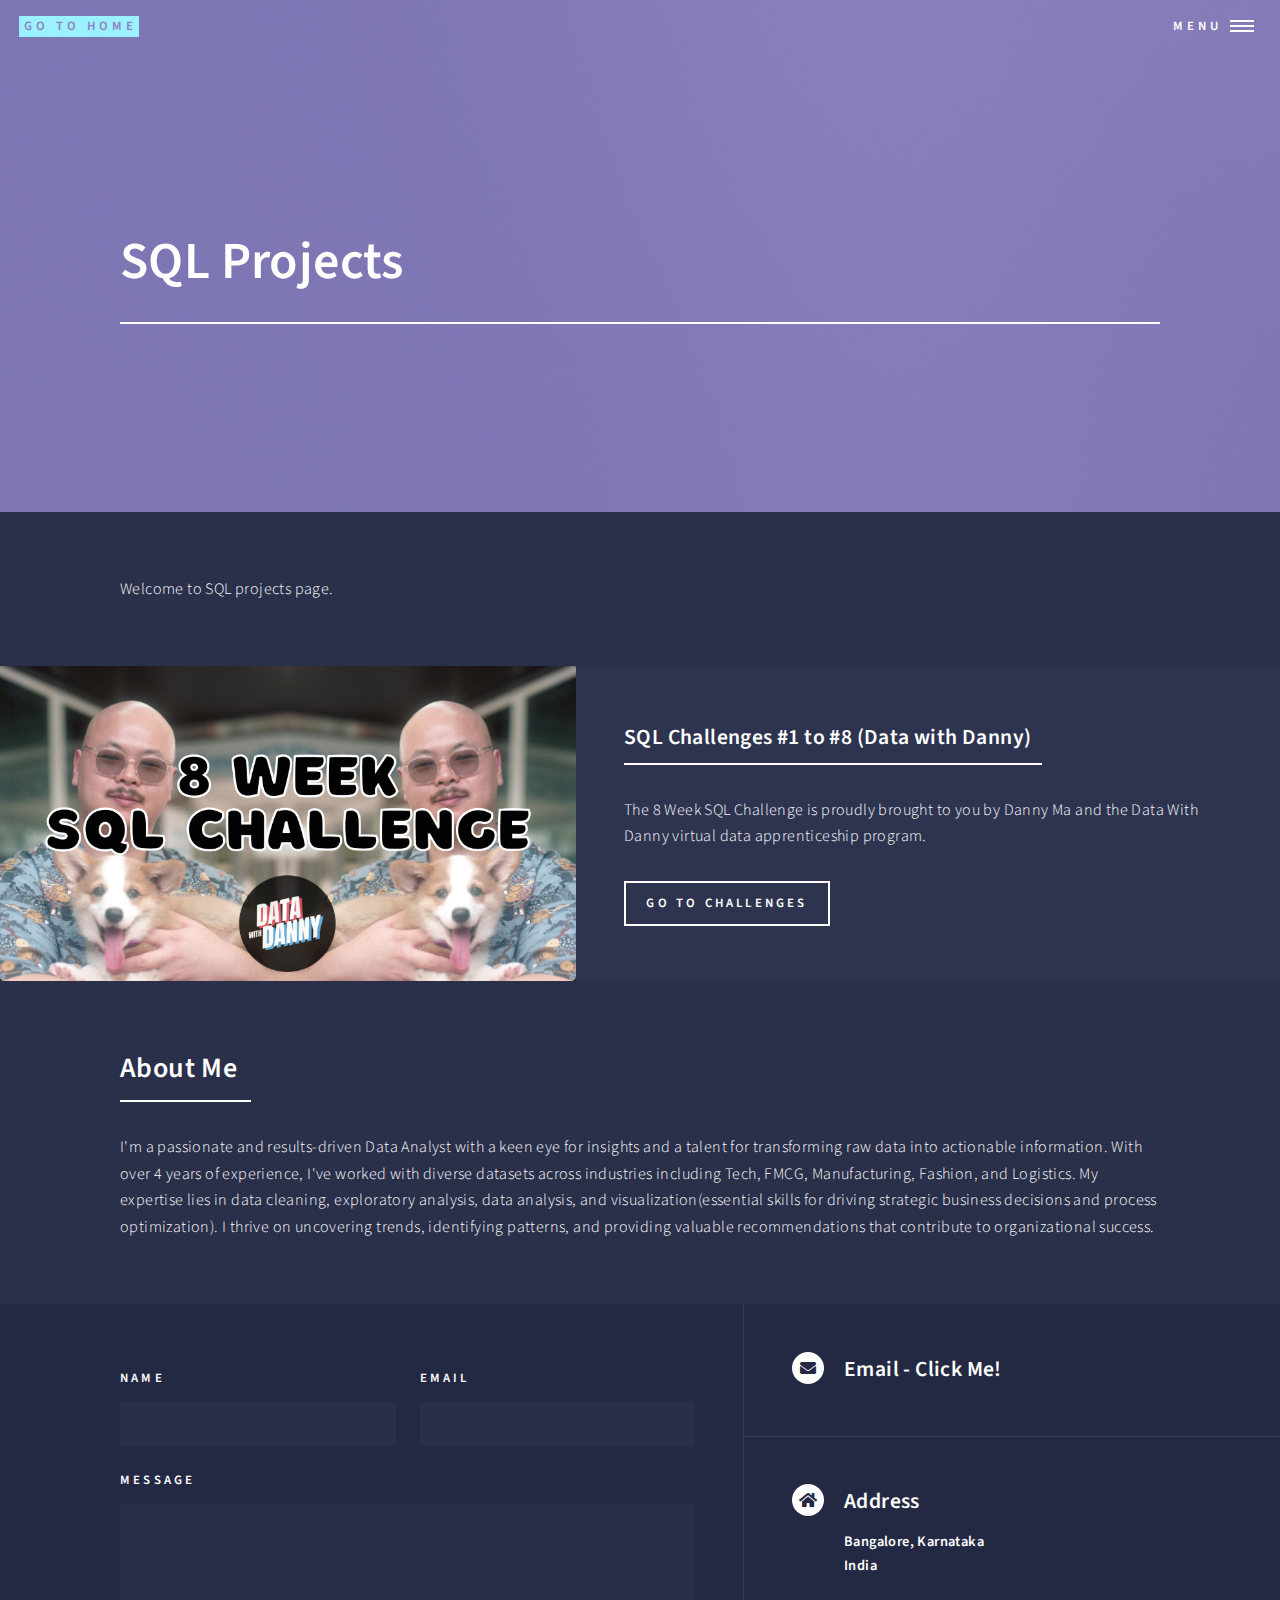
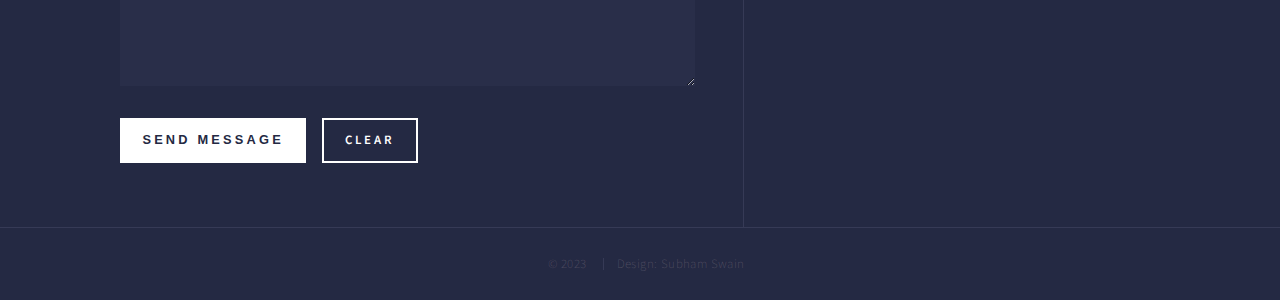
<file: SQL.html>
<!DOCTYPE HTML>

<html>

<head>
    <title>SQL Page</title>
    <meta charset="utf-8" />
    <meta name="viewport" content="width=device-width, initial-scale=1, user-scalable=no" />
    <link rel="stylesheet" href="assets/css/main.css" />
    <noscript>
        <link rel="stylesheet" href="assets/css/noscript.css" />
    </noscript>
</head>

<body class="is-preload">

    <!-- Wrapper -->
    <div id="wrapper">

        <!-- Header -->
        <!-- Note: The "styleN" class below should match that of the banner element. -->
        <header id="header" class="alt style2">
            <a href="index.html" class="logo"><strong>Go to Home</strong></a>
            <nav>
                <a href="#menu">Menu</a>
            </nav>
        </header>

        <!-- Menu -->
        <nav id="menu">
            <ul class="links">
                <li><a href="index.html">Home</a></li>
                <li><a href="Resume.html">Resume</a></li>
                <li><a href="Python.html">Python Projects</a></li>
                <li><a href="SQL.html">SQL</a></li>
                <li><a href="PowerBI.html">Power BI Projects</a></li>
                <li><a href="Tableau.html">Tableau Projects</a></li>
                <li><a href="Javascript.html">Javascript Projects</a></li>
            </ul>
        </nav>

        <!-- Banner -->
        <!-- Note: The "styleN" class below should match that of the header element. -->
        <section id="banner" class="style2">
            <div class="inner">
                <span class="image">
                    <img src="images/pic07.jpg" alt="" />
                </span>
                <header class="major">
                    <h1>SQL Projects</h1>
                </header>
                <!-- <div class="content">
								<p>Lorem ipsum dolor sit amet nullam consequat<br />
								sed veroeros. tempus adipiscing nulla.</p>
							</div> -->
            </div>
        </section>

        <!-- Main -->
        <div id="main">

            <!-- One -->
            <section id="one">
                <div class="inner">
                    <!-- <header class="major">
										<h2>Sed amet aliquam</h2>
									</header> -->
                    <p>Welcome to SQL projects page.</p>
                </div>
            </section>

            <!-- Two -->
            <section id="two" class="spotlights">
                <section>
                        <img src="images/Data_danny.png" class="image" alt="" data-position="center center" />
                    <div class="content">
                        <div class="inner">
                            <header class="major">
                                <h3>SQL Challenges #1 to #8 (Data with Danny)</h3>
                            </header>
                            <p>The 8 Week SQL Challenge is proudly brought to you by Danny Ma and the Data With Danny virtual data apprenticeship
                            program.</p>
                            <ul class="actions">
                                <li><a href="sql_challenges.html"
                                       class="button">Go to Challenges</a></li>
                            </ul>
                        </div>
                    </div>
                </section>
            </section>

            <!-- Three -->
            <section id="three">
                <div class="inner">
                    <header class="major">
                        <h2>About Me</h2>
                    </header>
                    <p>I'm a passionate and results-driven Data Analyst with a keen eye for insights and a talent for
                    transforming raw data into actionable information. With over 4 years of experience, I've worked with diverse datasets
                    across industries including Tech, FMCG, Manufacturing, Fashion, and Logistics. My expertise lies in data cleaning,
                    exploratory analysis, data analysis, and visualization(essential skills for driving strategic business decisions and
                    process optimization). I thrive on uncovering trends, identifying patterns, and providing valuable recommendations that
                    contribute to organizational success.</p>
                    <!-- <ul class="actions">
                        <li><a href="generic.html" class="button next">Get Started</a></li>
                    </ul> -->
                </div>
            </section>

        </div>

        <!-- Contact -->
        <section id="contact">
            <div class="inner">
                <section>
                    <form action="https://formspree.io/f/xbjvlnwq" method="POST">
                        <div class="fields">
                            <div class="field half">
                                <label for="name">Name</label>
                                <input type="text" name="name" id="name" required />
                            </div>
                            <div class="field half">
                                <label for="email">Email</label>
                                <input type="text" name="email" id="email" required />
                            </div>
                            <div class="field">
                                <label for="message">Message</label>
                                <textarea name="message" id="message" rows="6" required></textarea>
                            </div>
                        </div>
                        <ul class="actions">
                            <li><button type="submit" value="Send Message" class="primary">Send Message</button></li>
                            <li><input type="reset" value="Clear" /></li>
                        </ul>
                    </form>
                </section>
                <section class="split">
                    <section>
                        <div class="contact-method">
                            <span class="icon solid alt fa-envelope"></span>
                            <h3>
                                <a href="mailto:shubhamswain81@gmail.com">Email - Click Me!</a>
                            </h3>
                        </div>
                    </section>
                    <!-- <section>
        									<div class="contact-method">
        										<span class="icon solid alt fa-phone"></span>
        										<h3>Phone</h3>
        										<span>(000) 000-0000 x12387</span>
        									</div>
        								</section> -->
                    <section>
                        <div class="contact-method">
                            <span class="icon solid alt fa-home"></span>
                            <div class="inner">
                                <div class="major">
                                    <h3>Address</h3>
                                    <h5>Bangalore, Karnataka <br>India</h5>
                                </div>
        
                            </div>
                        </div>
                    </section>
                </section>
            </div>
        </section>
        <section>
            <footer id="footer">
                <ul class="copyright">
                    <li>&copy; 2023</li>
                    <li>Design: Subham Swain</li>
                </ul>
            </footer>
        </section>
        
        
        
        </div>
        
        <!-- Scripts -->
        <script src="assets/js/jquery.min.js"></script>
        <script src="assets/js/jquery.scrolly.min.js"></script>
        <script src="assets/js/jquery.scrollex.min.js"></script>
        <script src="assets/js/browser.min.js"></script>
        <script src="assets/js/breakpoints.min.js"></script>
        <script src="assets/js/util.js"></script>
        <script src="assets/js/main.js"></script>
        
        </body>
        
        </html>
</file>
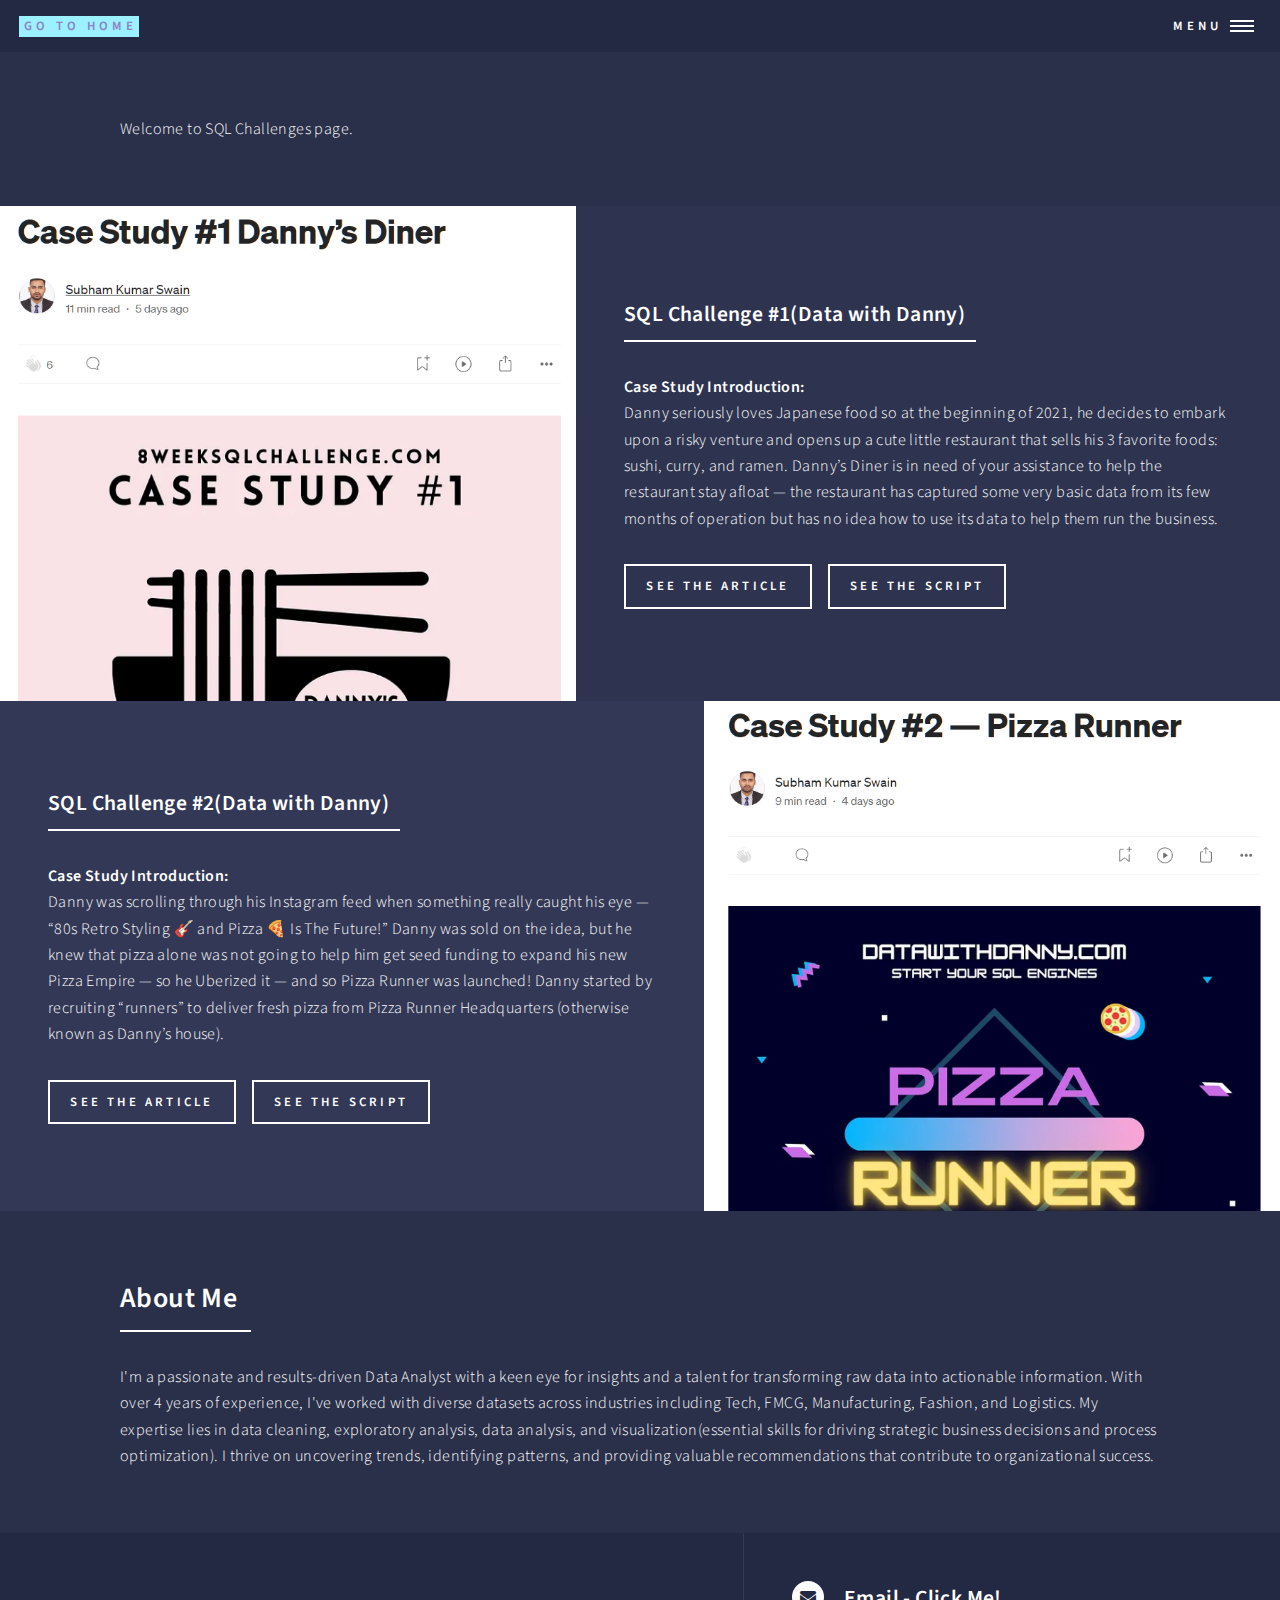
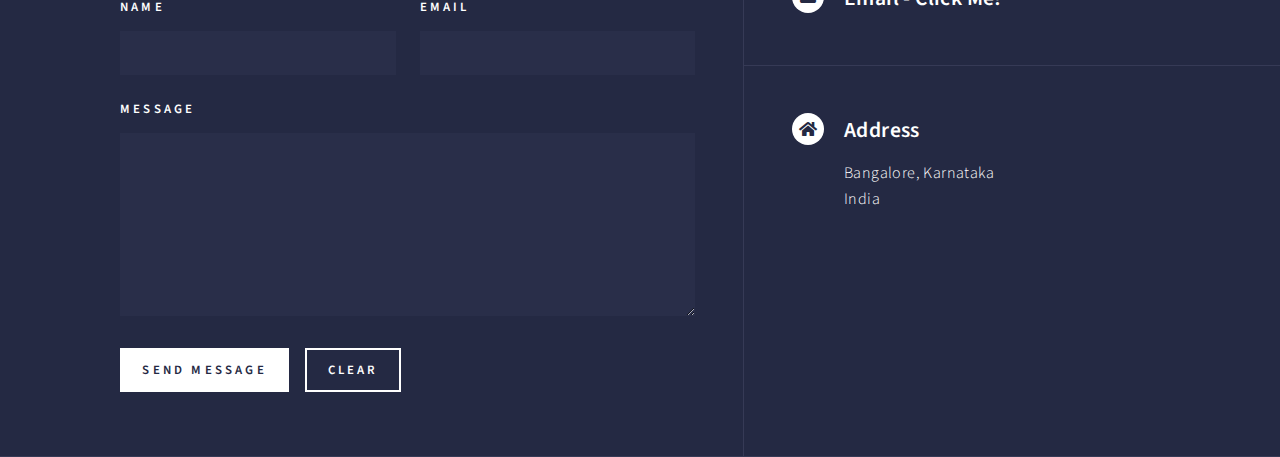
<file: sql_challenges.html>
<!DOCTYPE HTML>

<html>

<head>
    <title>SQL Page</title>
    <meta charset="utf-8" />
    <meta name="viewport" content="width=device-width, initial-scale=1, user-scalable=no" />
    <link rel="stylesheet" href="assets/css/main.css" />
    <noscript>
        <link rel="stylesheet" href="assets/css/noscript.css" />
    </noscript>
</head>

<body class="is-preload">

    <!-- Wrapper -->
    <div id="wrapper">

        <!-- Header -->
        <!-- Note: The "styleN" class below should match that of the banner element. -->
        <header id="header" class="alt style2">
            <a href="index.html" class="logo"><strong>Go to Home</strong></a>
            <nav>
                <a href="#menu">Menu</a>
            </nav>
        </header>

        <!-- Menu -->
        <nav id="menu">
            <ul class="links">
                <li><a href="index.html">Home</a></li>
                <li><a href="Resume.html">Resume</a></li>
                <li><a href="Python.html">Python Projects</a></li>
                <li><a href="SQL.html">SQL</a></li>
                <li><a href="PowerBI.html">Power BI Projects</a></li>
                <li><a href="Tableau.html">Tableau Projects</a></li>
                <li><a href="Javascript.html">Javascript Projects</a></li>
            </ul>
        </nav>

        <!-- Banner -->

        <!-- Main -->
        <div id="main">
                <section id="one">
                    <div class="inner">
                        <!-- <header class="major">
                										<h2>Sed amet aliquam</h2>
                									</header> -->
                        <p>Welcome to SQL Challenges page.</p>
                    </div>
                </section>

            <!-- Two -->
            <section id="two" class="spotlights">
                <section>
                        <img src="images/SQL_Challenge_1.png" class="image" alt="" data-position="center center" />
                    <div class="content">
                        <div class="inner">
                            <header class="major">
                                <h3>SQL Challenge #1(Data with Danny)</h3>
                            </header>
                            <p><strong>Case Study Introduction:</strong><br>
                                Danny seriously loves Japanese food so at the beginning of 2021, he decides to embark
                                upon a risky venture and opens up
                                a cute little restaurant that sells his 3 favorite foods: sushi, curry, and ramen.

                                Danny’s Diner is in need of your assistance to help the restaurant stay afloat — the
                                restaurant has captured some very
                                basic data from its few months of operation but has no idea how to use its data to help
                                them run the business.</p>
                            <ul class="actions">
                                <li><a href="https://medium.com/@shubhamswain_66238/case-study-1-dannys-diner-482ca491de94"
                                        target="_blank" rel="noopener noreferrer" class="button">See the Article</a>
                                </li>
                                <li><a href="https://github.com/Subham1845/SQL-Challenge/blob/main/SQL%20Challenge%201/Challenge%201.sql"
                                        target="_blank" rel="noopener noreferrer" class="button">See the script</a></li>
                            </ul>
                        </div>
                    </div>
                </section>
                <section>
                        <img src="images/SQL_Challenge_2.png" class="image" alt="" data-position="top center" />
                    <div class="content">
                        <div class="inner">
                            <header class="major">
                                <h3>SQL Challenge #2(Data with Danny)</h3>
                            </header>
                            <p><strong>Case Study Introduction:</strong><br>
                                Danny was scrolling through his Instagram feed when something really caught his eye —
                                “80s Retro Styling 🎸 and Pizza 🍕
                                Is The Future!”

                                Danny was sold on the idea, but he knew that pizza alone was not going to help him get
                                seed funding to expand his new
                                Pizza Empire — so he Uberized it — and so Pizza Runner was
                                launched!

                                Danny started by recruiting “runners” to deliver fresh pizza from Pizza Runner
                                Headquarters (otherwise known as Danny’s
                                house).</p>
                            <ul class="actions">
                                <li><a href="https://medium.com/@shubhamswain_66238/case-study-2-pizza-runner-b6d97621cc80"
                                        target="_blank" rel="noopener noreferrer" class="button">See the Article</a>
                                </li>
                                <li><a href="https://github.com/Subham1845/SQL-Challenge/blob/main/SQL%20Challenge%202/Challenge%202.sql"
                                        target="_blank" rel="noopener noreferrer" class="button">See the script</a></li>
                            </ul>
                        </div>
                    </div>
                </section>
                <!-- <section>
                        <img src="images/pic10.jpg" class="image" alt="" data-position="25% 25%" />
                    <div class="content">
                        <div class="inner">
                            <header class="major">
                                <h3>SQL Challenge #3(Data with Danny)</h3>
                            </header>
                            <p><strong>Case Study Introduction:</strong><br>
                            Subscription based businesses are super popular and Danny realised that there was a large gap in the market - he wanted
                            to create a new streaming service that only had food related content - something like Netflix but with only cooking
                            shows!
                            
                            Danny finds a few smart friends to launch his new startup Foodie-Fi in 2020 and started selling monthly and annual
                            subscriptions, giving their customers unlimited on-demand access to exclusive food videos from around the world!
                            
                            Danny created Foodie-Fi with a data driven mindset and wanted to ensure all future investment decisions and new features
                            were decided using data. This case study focuses on using subscription style digital data to answer important business
                            questions.</p>
                            <ul class="actions">
                            <li><a href="" target="_blank"
                                    rel="noopener noreferrer" class="button">See the Article</a>
                            </li>
                            <li><a href=""
                                    target="_blank" rel="noopener noreferrer" class="button">See the script</a></li>
                            </ul>
                        </div>
                    </div>
                </section> -->
            </section>

            <!-- Three -->
            <section id="three">
                <div class="inner">
                    <header class="major">
                        <h2>About Me</h2>
                    </header>
                    <p>I'm a passionate and results-driven Data Analyst with a keen eye for insights and a talent for
                        transforming raw data into actionable information. With over 4 years of experience, I've worked
                        with diverse datasets
                        across industries including Tech, FMCG, Manufacturing, Fashion, and Logistics. My expertise lies
                        in data cleaning,
                        exploratory analysis, data analysis, and visualization(essential skills for driving strategic
                        business decisions and
                        process optimization). I thrive on uncovering trends, identifying patterns, and providing
                        valuable recommendations that
                        contribute to organizational success.</p>
                    <!-- <ul class="actions">
                        <li><a href="generic.html" class="button next">Get Started</a></li>
                    </ul> -->
                </div>
            </section>

        </div>

        <!-- Contact -->
        <section id="contact">
            <div class="inner">
                <section>
                    <form method="post" action="#">
                        <div class="fields">
                            <div class="field half">
                                <label for="name">Name</label>
                                <input type="text" name="name" id="name" />
                            </div>
                            <div class="field half">
                                <label for="email">Email</label>
                                <input type="text" name="email" id="email" />
                            </div>
                            <div class="field">
                                <label for="message">Message</label>
                                <textarea name="message" id="message" rows="6"></textarea>
                            </div>
                        </div>
                        <ul class="actions">
                            <li><input type="submit" value="Send Message" class="primary" /></li>
                            <li><input type="reset" value="Clear" /></li>
                        </ul>
                    </form>
                </section>
                <section class="split">
                    <section>
                        <div class="contact-method">
                            <span class="icon solid alt fa-envelope"></span>
                            <h3>
                            <a href="mailto:shubhamswain81@gmail.com">Email - Click Me!</a></h3>
                        </div>
                    </section>
                    <section>
                        <div class="contact-method">
                            <span class="icon solid alt fa-home"></span>
                            <h3>Address</h3>
                            <span>Bangalore, Karnataka<br />
                                India<br />
                            </span>
                        </div>
                    </section>
                </section>
            </div>
        </section>


    </div>

    <!-- Scripts -->
    <script src="assets/js/jquery.min.js"></script>
    <script src="assets/js/jquery.scrolly.min.js"></script>
    <script src="assets/js/jquery.scrollex.min.js"></script>
    <script src="assets/js/browser.min.js"></script>
    <script src="assets/js/breakpoints.min.js"></script>
    <script src="assets/js/util.js"></script>
    <script src="assets/js/main.js"></script>

</body>

</html>
</file>
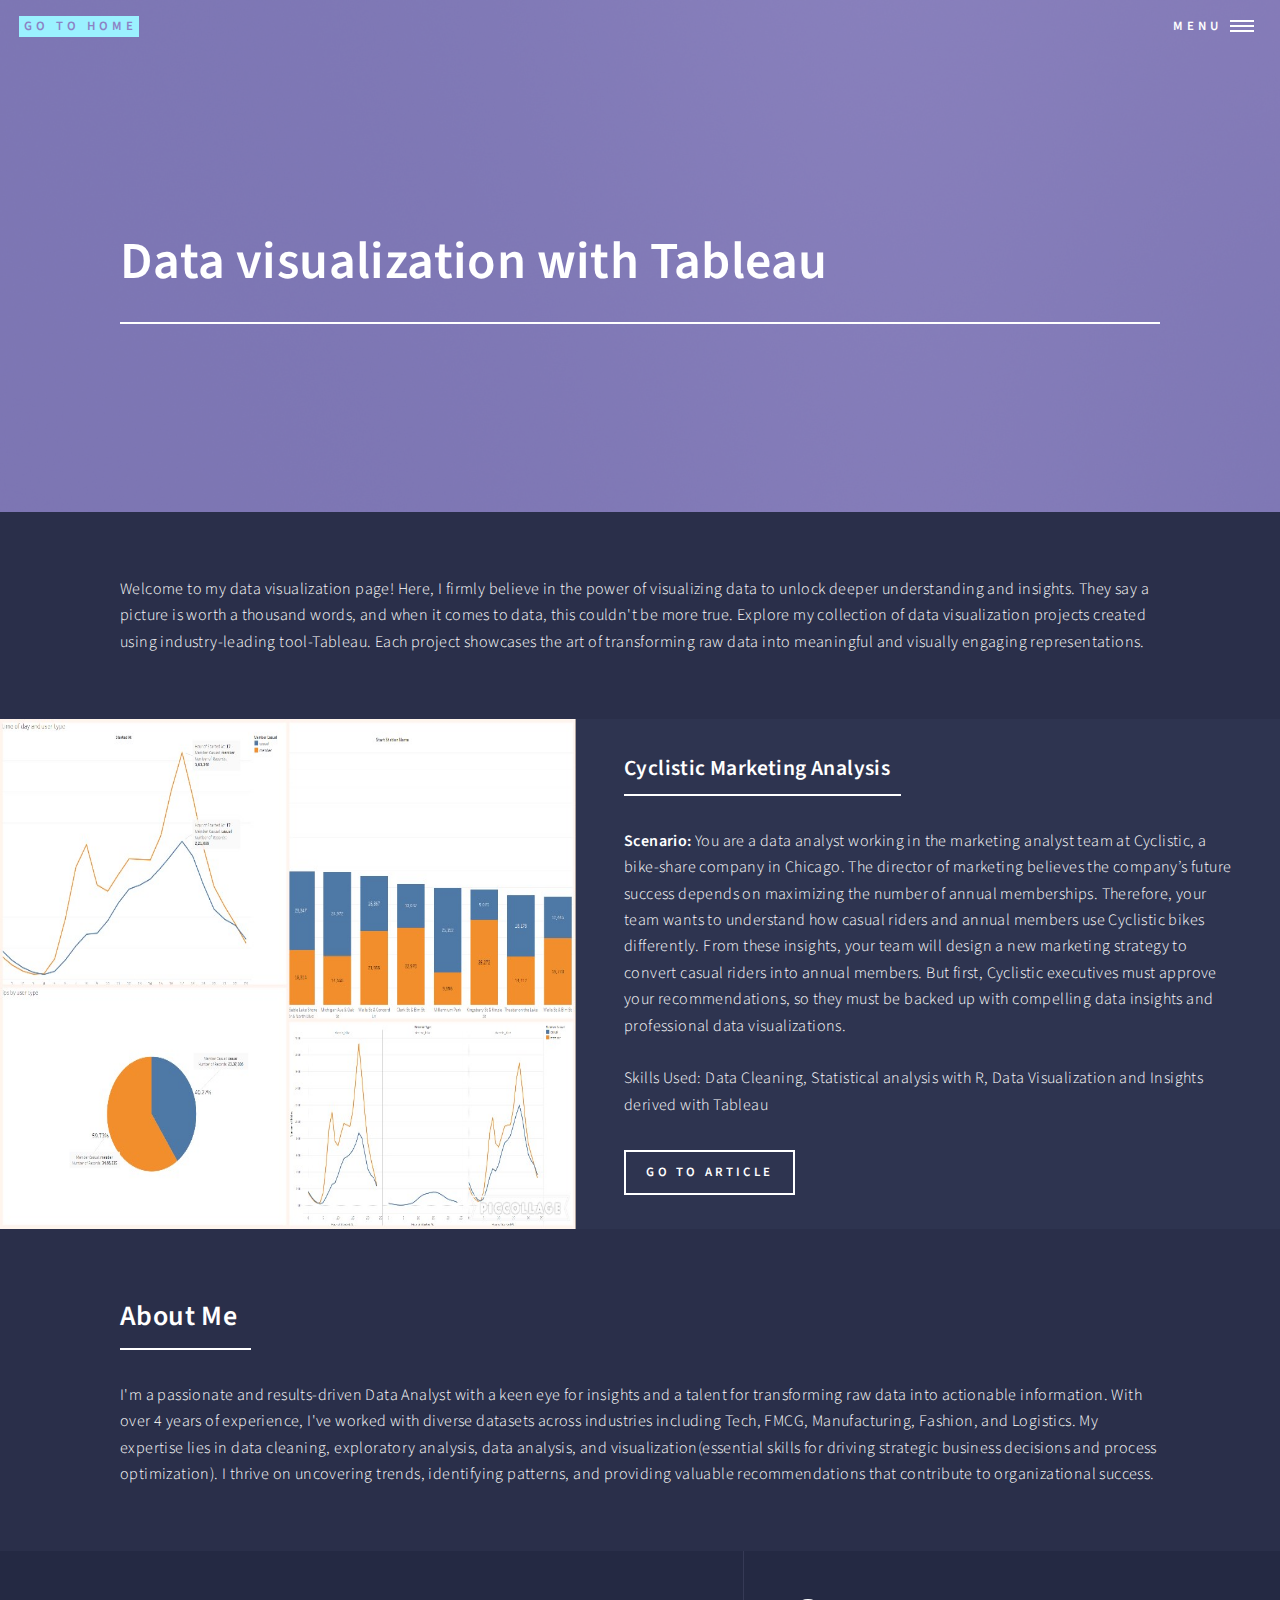
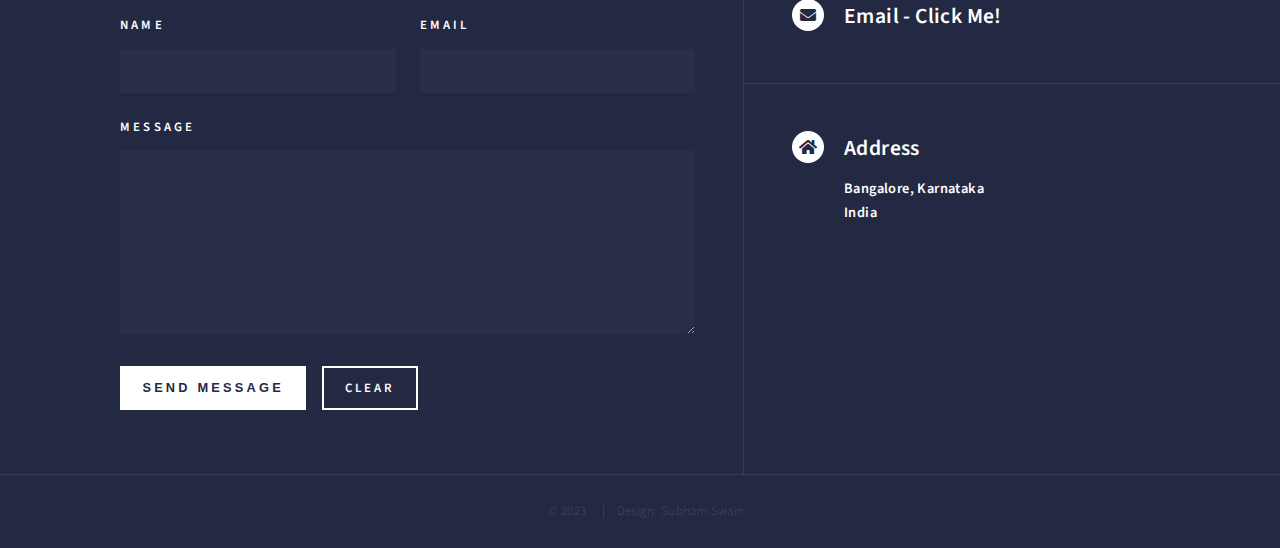
<file: Tableau.html>
<!DOCTYPE HTML>

<html>

<head>
    <title>Tableau Page</title>
    <meta charset="utf-8" />
    <meta name="viewport" content="width=device-width, initial-scale=1, user-scalable=no" />
    <link rel="stylesheet" href="assets/css/main.css" />
    <noscript>
        <link rel="stylesheet" href="assets/css/noscript.css" />
    </noscript>
</head>

<body class="is-preload">

    <!-- Wrapper -->
    <div id="wrapper">

        <!-- Header -->
        <!-- Note: The "styleN" class below should match that of the banner element. -->
        <header id="header" class="alt style2">
            <a href="index.html" class="logo"><strong>Go to Home</strong></a>
            <nav>
                <a href="#menu">Menu</a>
            </nav>
        </header>

        <!-- Menu -->
        <nav id="menu">
            <ul class="links">
                <li><a href="index.html">Home</a></li>
                <li><a href="Resume.html">Resume</a></li>
                <li><a href="Python.html">Python Projects</a></li>
                <li><a href="SQL.html">SQL</a></li>
                <li><a href="PowerBI.html">Power BI Projects</a></li>
                <li><a href="Tableau.html">Tableau Projects</a></li>
                <li><a href="Javascript.html">Javascript Projects</a></li>
            </ul>
           
        </nav>

        <!-- Banner -->
        <!-- Note: The "styleN" class below should match that of the header element. -->
        <section id="banner" class="style2">
            <div class="inner">
                <span class="image">
                    <img src="images/pic07.jpg" alt="" />
                </span>
                <header class="major">
                    <h1>Data visualization with Tableau</h1>
                </header>
                <!-- <div class="content">
								<p>Lorem ipsum dolor sit amet nullam consequat<br />
								sed veroeros. tempus adipiscing nulla.</p>
							</div> -->
            </div>
        </section>

        <!-- Main -->
        <div id="main">

            <!-- One -->
            <section id="one">
                <div class="inner">
                    <!-- <header class="major">
										<h2>Sed amet aliquam</h2>
									</header> -->
                    <p>Welcome to my data visualization page! Here, I firmly believe in the power of visualizing data to
                        unlock deeper
                        understanding and insights. They say a picture is worth a thousand words, and when it comes to
                        data, this couldn't be
                        more true. Explore my collection of data visualization projects created using industry-leading
                        tool-Tableau. Each project showcases the art of transforming raw data into meaningful and
                        visually engaging
                        representations.</p>
                </div>
            </section>

            <!-- Two -->
            <section id="two" class="spotlights">
                <section>
                        <img src="images/cycle_project_google.jpg" class="image" alt="" data-position="center center" />
                   
                    <div class="content">
                        <div class="inner">
                            <header class="major">
                                <h3>Cyclistic Marketing Analysis</h3>
                            </header>
                            <p><strong>Scenario:</strong>
                            You are a data analyst working in the marketing analyst team at Cyclistic, a bike-share company in Chicago. The
                            director of marketing believes the company’s future success depends on maximizing the number of annual memberships.
                            Therefore, your team wants to understand how casual riders and annual members use Cyclistic bikes differently. From
                            these insights, your team will design a new marketing strategy to convert casual riders into annual members. But first,
                            Cyclistic executives must approve your recommendations, so they must be backed up with compelling data insights and
                            professional data visualizations.<br><br>
                        Skills Used: Data Cleaning, Statistical analysis with R, Data Visualization and Insights derived with Tableau</p>
                           
                            <ul class="actions">
                                <li><a href="https://medium.com/@shubhamswain_66238/google-data-analytics-capstone-project-how-does-a-bike-share-navigate-speedy-success-147c21b5c657" class="button">Go to Article</a></li>
                            </ul>
                        </div>
                    </div>
                </section>
               
            </section>

            <!-- Three -->
            <section id="three">
                <div class="inner">
                    <header class="major">
                        <h2>About Me</h2>
                    </header>
                    <p>I'm a passionate and results-driven Data Analyst with a keen eye for insights and a talent for
                    transforming raw data into actionable information. With over 4 years of experience, I've worked with diverse datasets
                    across industries including Tech, FMCG, Manufacturing, Fashion, and Logistics. My expertise lies in data cleaning,
                    exploratory analysis, data analysis, and visualization(essential skills for driving strategic business decisions and
                    process optimization). I thrive on uncovering trends, identifying patterns, and providing valuable recommendations that
                    contribute to organizational success.</p>
                    <!-- <ul class="actions">
                        <li><a href="generic.html" class="button next">Get Started</a></li>
                    </ul> -->
                </div>
            </section>

        </div>

        <!-- Contact -->
        <section id="contact">
            <div class="inner">
                <section>
                    <form action="https://formspree.io/f/xbjvlnwq" method="POST">
                        <div class="fields">
                            <div class="field half">
                                <label for="name">Name</label>
                                <input type="text" name="name" id="name" required />
                            </div>
                            <div class="field half">
                                <label for="email">Email</label>
                                <input type="text" name="email" id="email" required />
                            </div>
                            <div class="field">
                                <label for="message">Message</label>
                                <textarea name="message" id="message" rows="6" required></textarea>
                            </div>
                        </div>
                        <ul class="actions">
                            <li><button type="submit" value="Send Message" class="primary">Send Message</button></li>
                            <li><input type="reset" value="Clear" /></li>
                        </ul>
                    </form>
                </section>
                <section class="split">
                    <section>
                        <div class="contact-method">
                            <span class="icon solid alt fa-envelope"></span>
                            <h3>
                                <a href="mailto:shubhamswain81@gmail.com">Email - Click Me!</a>
                            </h3>
                        </div>
                    </section>
                    <!-- <section>
        									<div class="contact-method">
        										<span class="icon solid alt fa-phone"></span>
        										<h3>Phone</h3>
        										<span>(000) 000-0000 x12387</span>
        									</div>
        								</section> -->
                    <section>
                        <div class="contact-method">
                            <span class="icon solid alt fa-home"></span>
                            <div class="inner">
                                <div class="major">
                                    <h3>Address</h3>
                                    <h5>Bangalore, Karnataka <br>India</h5>
                                </div>
        
                            </div>
                        </div>
                    </section>
                </section>
            </div>
        </section>
        <section>
            <footer id="footer">
                <ul class="copyright">
                    <li>&copy; 2023</li>
                    <li>Design: Subham Swain</li>
                </ul>
            </footer>
        </section>
        
        
        
        </div>
        
        <!-- Scripts -->
        <script src="assets/js/jquery.min.js"></script>
        <script src="assets/js/jquery.scrolly.min.js"></script>
        <script src="assets/js/jquery.scrollex.min.js"></script>
        <script src="assets/js/browser.min.js"></script>
        <script src="assets/js/breakpoints.min.js"></script>
        <script src="assets/js/util.js"></script>
        <script src="assets/js/main.js"></script>
        
        </body>
        
        </html>
</file>
<file: assets/css/noscript.css>
/* Banner */

	body.is-preload #banner:after {
		opacity: 0.85;
	}

	body.is-preload #banner > .inner {
		-moz-filter: none;
		-webkit-filter: none;
		-ms-filter: none;
		filter: none;
		-moz-transform: none;
		-webkit-transform: none;
		-ms-transform: none;
		transform: none;
		opacity: 1;
	}
</file>
<file: assets/css/main.css>
@import url(fontawesome-all.min.css);
@import url("https://fonts.googleapis.com/css?family=Source+Sans+Pro:300,300italic,600,600italic");


html,
body,
div,
span,
applet,
object,
iframe,
h1,
h2,
h3,
h4,
h5,
h6,
p,
blockquote,
pre,
a,
abbr,
acronym,
address,
big,
cite,
code,
del,
dfn,
em,
img,
ins,
kbd,
q,
s,
samp,
small,
strike,
strong,
sub,
sup,
tt,
var,
b,
u,
i,
center,
dl,
dt,
dd,
ol,
ul,
li,
fieldset,
form,
label,
legend,
table,
caption,
tbody,
tfoot,
thead,
tr,
th,
td,
article,
aside,
canvas,
details,
embed,
figure,
figcaption,
footer,
header,
hgroup,
menu,
nav,
output,
ruby,
section,
summary,
time,
mark,
audio,
video {
	margin: 0;
	padding: 0;
	border: 0;
	font-size: 100%;
	font: inherit;
	vertical-align: baseline;
}

article,
aside,
details,
figcaption,
figure,
footer,
header,
hgroup,
menu,
nav,
section {
	display: block;
}

body {
	line-height: 1;
}

ol,
ul {
	list-style: none;
}

blockquote,
q {
	quotes: none;
}

blockquote:before,
blockquote:after,
q:before,
q:after {
	content: '';
	content: none;
}

table {
	border-collapse: collapse;
	border-spacing: 0;
}

body {
	-webkit-text-size-adjust: none;
}

mark {
	background-color: transparent;
	color: inherit;
}

input::-moz-focus-inner {
	border: 0;
	padding: 0;
}

input,
select,
textarea {
	-moz-appearance: none;
	-webkit-appearance: none;
	-ms-appearance: none;
	appearance: none;
}

/* Basic */

@-ms-viewport {
	width: device-width;
}

body {
	-ms-overflow-style: scrollbar;
}

@media screen and (max-width: 480px) {

	html,
	body {
		min-width: 320px;
	}

}

html {
	box-sizing: border-box;
}

*,
*:before,
*:after {
	box-sizing: inherit;
}

body {
	background: #242943;
}

body.is-preload *,
body.is-preload *:before,
body.is-preload *:after {
	-moz-animation: none !important;
	-webkit-animation: none !important;
	-ms-animation: none !important;
	animation: none !important;
	-moz-transition: none !important;
	-webkit-transition: none !important;
	-ms-transition: none !important;
	transition: none !important;
}

/* Type */

body,
input,
select,
textarea {
	color: #ffffff;
	font-family: "Source Sans Pro", Helvetica, sans-serif;
	font-size: 17pt;
	font-weight: 300;
	letter-spacing: 0.025em;
	line-height: 1.65;
}

@media screen and (max-width: 1680px) {

	body,
	input,
	select,
	textarea {
		font-size: 14pt;
	}

}

@media screen and (max-width: 1280px) {

	body,
	input,
	select,
	textarea {
		font-size: 12pt;
	}

}

@media screen and (max-width: 360px) {

	body,
	input,
	select,
	textarea {
		font-size: 11pt;
	}

}

a {
	-moz-transition: color 0.2s ease-in-out, border-bottom-color 0.2s ease-in-out;
	-webkit-transition: color 0.2s ease-in-out, border-bottom-color 0.2s ease-in-out;
	-ms-transition: color 0.2s ease-in-out, border-bottom-color 0.2s ease-in-out;
	transition: color 0.2s ease-in-out, border-bottom-color 0.2s ease-in-out;
	border-bottom: dotted 1px;
	color: inherit;
	text-decoration: none;
}

a:hover {
	border-bottom-color: transparent;
	color: #9bf1ff !important;
}

a:active {
	color: #53e3fb !important;
}

strong,
b {
	color: #ffffff;
	font-weight: 600;
}

em,
i {
	font-style: italic;
}

p {
	margin: 0 0 2em 0;
}

h1,
h2,
h3,
h4,
h5,
h6 {
	color: #ffffff;
	font-weight: 600;
	line-height: 1.65;
	margin: 0 0 1em 0;
}

h1 a,
h2 a,
h3 a,
h4 a,
h5 a,
h6 a {
	color: inherit;
	border-bottom: 0;
}

h1 {
	font-size: 2.5em;
}

h2 {
	font-size: 1.75em;
}

h3 {
	font-size: 1.35em;
}

h4 {
	font-size: 1.1em;
}

h5 {
	font-size: 0.9em;
}

h6 {
	font-size: 0.7em;
}

@media screen and (max-width: 736px) {

	h1 {
		font-size: 2em;
	}

	h2 {
		font-size: 1.5em;
	}

	h3 {
		font-size: 1.25em;
	}

}

sub {
	font-size: 0.8em;
	position: relative;
	top: 0.5em;
}

sup {
	font-size: 0.8em;
	position: relative;
	top: -0.5em;
}

blockquote {
	border-left: solid 4px rgba(212, 212, 255, 0.1);
	font-style: italic;
	margin: 0 0 2em 0;
	padding: 0.5em 0 0.5em 2em;
}

code {
	background: rgba(212, 212, 255, 0.035);
	font-family: "Courier New", monospace;
	font-size: 0.9em;
	margin: 0 0.25em;
	padding: 0.25em 0.65em;
}

pre {
	-webkit-overflow-scrolling: touch;
	font-family: "Courier New", monospace;
	font-size: 0.9em;
	margin: 0 0 2em 0;
}

pre code {
	display: block;
	line-height: 1.75;
	padding: 1em 1.5em;
	overflow-x: auto;
}

hr {
	border: 0;
	border-bottom: solid 1px rgba(212, 212, 255, 0.1);
	margin: 2em 0;
}

hr.major {
	margin: 3em 0;
}

.align-left {
	text-align: left;
}

.align-center {
	text-align: center;
}

.align-right {
	text-align: right;
}

/* Row */

.row {
	display: flex;
	flex-wrap: wrap;
	box-sizing: border-box;
	align-items: stretch;
}

.row>* {
	box-sizing: border-box;
}

.row.gtr-uniform>*> :last-child {
	margin-bottom: 0;
}

.row.aln-left {
	justify-content: flex-start;
}

.row.aln-center {
	justify-content: center;
}

.row.aln-right {
	justify-content: flex-end;
}

.row.aln-top {
	align-items: flex-start;
}

.row.aln-middle {
	align-items: center;
}

.row.aln-bottom {
	align-items: flex-end;
}

.row>.imp {
	order: -1;
}

.row>.col-1 {
	width: 8.33333%;
}

.row>.off-1 {
	margin-left: 8.33333%;
}

.row>.col-2 {
	width: 16.66667%;
}

.row>.off-2 {
	margin-left: 16.66667%;
}

.row>.col-3 {
	width: 25%;
}

.row>.off-3 {
	margin-left: 25%;
}

.row>.col-4 {
	width: 33.33333%;
}

.row>.off-4 {
	margin-left: 33.33333%;
}

.row>.col-5 {
	width: 41.66667%;
}

.row>.off-5 {
	margin-left: 41.66667%;
}

.row>.col-6 {
	width: 50%;
}

.row>.off-6 {
	margin-left: 50%;
}

.row>.col-7 {
	width: 58.33333%;
}

.row>.off-7 {
	margin-left: 58.33333%;
}

.row>.col-8 {
	width: 66.66667%;
}

.row>.off-8 {
	margin-left: 66.66667%;
}

.row>.col-9 {
	width: 75%;
}

.row>.off-9 {
	margin-left: 75%;
}

.row>.col-10 {
	width: 83.33333%;
}

.row>.off-10 {
	margin-left: 83.33333%;
}

.row>.col-11 {
	width: 91.66667%;
}

.row>.off-11 {
	margin-left: 91.66667%;
}

.row>.col-12 {
	width: 100%;
}

.row>.off-12 {
	margin-left: 100%;
}

.row.gtr-0 {
	margin-top: 0;
	margin-left: 0em;
}

.row.gtr-0>* {
	padding: 0 0 0 0em;
}

.row.gtr-0.gtr-uniform {
	margin-top: 0em;
}

.row.gtr-0.gtr-uniform>* {
	padding-top: 0em;
}

.row.gtr-25 {
	margin-top: 0;
	margin-left: -0.5em;
}

.row.gtr-25>* {
	padding: 0 0 0 0.5em;
}

.row.gtr-25.gtr-uniform {
	margin-top: -0.5em;
}

.row.gtr-25.gtr-uniform>* {
	padding-top: 0.5em;
}

.row.gtr-50 {
	margin-top: 0;
	margin-left: -1em;
}

.row.gtr-50>* {
	padding: 0 0 0 1em;
}

.row.gtr-50.gtr-uniform {
	margin-top: -1em;
}

.row.gtr-50.gtr-uniform>* {
	padding-top: 1em;
}

.row {
	margin-top: 0;
	margin-left: -2em;
}

.row>* {
	padding: 0 0 0 2em;
}

.row.gtr-uniform {
	margin-top: -2em;
}

.row.gtr-uniform>* {
	padding-top: 2em;
}

.row.gtr-150 {
	margin-top: 0;
	margin-left: -3em;
}

.row.gtr-150>* {
	padding: 0 0 0 3em;
}

.row.gtr-150.gtr-uniform {
	margin-top: -3em;
}

.row.gtr-150.gtr-uniform>* {
	padding-top: 3em;
}

.row.gtr-200 {
	margin-top: 0;
	margin-left: -4em;
}

.row.gtr-200>* {
	padding: 0 0 0 4em;
}

.row.gtr-200.gtr-uniform {
	margin-top: -4em;
}

.row.gtr-200.gtr-uniform>* {
	padding-top: 4em;
}

@media screen and (max-width: 1680px) {

	.row {
		display: flex;
		flex-wrap: wrap;
		box-sizing: border-box;
		align-items: stretch;
	}

	.row>* {
		box-sizing: border-box;
	}

	.row.gtr-uniform>*> :last-child {
		margin-bottom: 0;
	}

	.row.aln-left {
		justify-content: flex-start;
	}

	.row.aln-center {
		justify-content: center;
	}

	.row.aln-right {
		justify-content: flex-end;
	}

	.row.aln-top {
		align-items: flex-start;
	}

	.row.aln-middle {
		align-items: center;
	}

	.row.aln-bottom {
		align-items: flex-end;
	}

	.row>.imp-xlarge {
		order: -1;
	}

	.row>.col-1-xlarge {
		width: 8.33333%;
	}

	.row>.off-1-xlarge {
		margin-left: 8.33333%;
	}

	.row>.col-2-xlarge {
		width: 16.66667%;
	}

	.row>.off-2-xlarge {
		margin-left: 16.66667%;
	}

	.row>.col-3-xlarge {
		width: 25%;
	}

	.row>.off-3-xlarge {
		margin-left: 25%;
	}

	.row>.col-4-xlarge {
		width: 33.33333%;
	}

	.row>.off-4-xlarge {
		margin-left: 33.33333%;
	}

	.row>.col-5-xlarge {
		width: 41.66667%;
	}

	.row>.off-5-xlarge {
		margin-left: 41.66667%;
	}

	.row>.col-6-xlarge {
		width: 50%;
	}

	.row>.off-6-xlarge {
		margin-left: 50%;
	}

	.row>.col-7-xlarge {
		width: 58.33333%;
	}

	.row>.off-7-xlarge {
		margin-left: 58.33333%;
	}

	.row>.col-8-xlarge {
		width: 66.66667%;
	}

	.row>.off-8-xlarge {
		margin-left: 66.66667%;
	}

	.row>.col-9-xlarge {
		width: 75%;
	}

	.row>.off-9-xlarge {
		margin-left: 75%;
	}

	.row>.col-10-xlarge {
		width: 83.33333%;
	}

	.row>.off-10-xlarge {
		margin-left: 83.33333%;
	}

	.row>.col-11-xlarge {
		width: 91.66667%;
	}

	.row>.off-11-xlarge {
		margin-left: 91.66667%;
	}

	.row>.col-12-xlarge {
		width: 100%;
	}

	.row>.off-12-xlarge {
		margin-left: 100%;
	}

	.row.gtr-0 {
		margin-top: 0;
		margin-left: 0em;
	}

	.row.gtr-0>* {
		padding: 0 0 0 0em;
	}

	.row.gtr-0.gtr-uniform {
		margin-top: 0em;
	}

	.row.gtr-0.gtr-uniform>* {
		padding-top: 0em;
	}

	.row.gtr-25 {
		margin-top: 0;
		margin-left: -0.5em;
	}

	.row.gtr-25>* {
		padding: 0 0 0 0.5em;
	}

	.row.gtr-25.gtr-uniform {
		margin-top: -0.5em;
	}

	.row.gtr-25.gtr-uniform>* {
		padding-top: 0.5em;
	}

	.row.gtr-50 {
		margin-top: 0;
		margin-left: -1em;
	}

	.row.gtr-50>* {
		padding: 0 0 0 1em;
	}

	.row.gtr-50.gtr-uniform {
		margin-top: -1em;
	}

	.row.gtr-50.gtr-uniform>* {
		padding-top: 1em;
	}

	.row {
		margin-top: 0;
		margin-left: -2em;
	}

	.row>* {
		padding: 0 0 0 2em;
	}

	.row.gtr-uniform {
		margin-top: -2em;
	}

	.row.gtr-uniform>* {
		padding-top: 2em;
	}

	.row.gtr-150 {
		margin-top: 0;
		margin-left: -3em;
	}

	.row.gtr-150>* {
		padding: 0 0 0 3em;
	}

	.row.gtr-150.gtr-uniform {
		margin-top: -3em;
	}

	.row.gtr-150.gtr-uniform>* {
		padding-top: 3em;
	}

	.row.gtr-200 {
		margin-top: 0;
		margin-left: -4em;
	}

	.row.gtr-200>* {
		padding: 0 0 0 4em;
	}

	.row.gtr-200.gtr-uniform {
		margin-top: -4em;
	}

	.row.gtr-200.gtr-uniform>* {
		padding-top: 4em;
	}

}

@media screen and (max-width: 1280px) {

	.row {
		display: flex;
		flex-wrap: wrap;
		box-sizing: border-box;
		align-items: stretch;
	}

	.row>* {
		box-sizing: border-box;
	}

	.row.gtr-uniform>*> :last-child {
		margin-bottom: 0;
	}

	.row.aln-left {
		justify-content: flex-start;
	}

	.row.aln-center {
		justify-content: center;
	}

	.row.aln-right {
		justify-content: flex-end;
	}

	.row.aln-top {
		align-items: flex-start;
	}

	.row.aln-middle {
		align-items: center;
	}

	.row.aln-bottom {
		align-items: flex-end;
	}

	.row>.imp-large {
		order: -1;
	}

	.row>.col-1-large {
		width: 8.33333%;
	}

	.row>.off-1-large {
		margin-left: 8.33333%;
	}

	.row>.col-2-large {
		width: 16.66667%;
	}

	.row>.off-2-large {
		margin-left: 16.66667%;
	}

	.row>.col-3-large {
		width: 25%;
	}

	.row>.off-3-large {
		margin-left: 25%;
	}

	.row>.col-4-large {
		width: 33.33333%;
	}

	.row>.off-4-large {
		margin-left: 33.33333%;
	}

	.row>.col-5-large {
		width: 41.66667%;
	}

	.row>.off-5-large {
		margin-left: 41.66667%;
	}

	.row>.col-6-large {
		width: 50%;
	}

	.row>.off-6-large {
		margin-left: 50%;
	}

	.row>.col-7-large {
		width: 58.33333%;
	}

	.row>.off-7-large {
		margin-left: 58.33333%;
	}

	.row>.col-8-large {
		width: 66.66667%;
	}

	.row>.off-8-large {
		margin-left: 66.66667%;
	}

	.row>.col-9-large {
		width: 75%;
	}

	.row>.off-9-large {
		margin-left: 75%;
	}

	.row>.col-10-large {
		width: 83.33333%;
	}

	.row>.off-10-large {
		margin-left: 83.33333%;
	}

	.row>.col-11-large {
		width: 91.66667%;
	}

	.row>.off-11-large {
		margin-left: 91.66667%;
	}

	.row>.col-12-large {
		width: 100%;
	}

	.row>.off-12-large {
		margin-left: 100%;
	}

	.row.gtr-0 {
		margin-top: 0;
		margin-left: 0em;
	}

	.row.gtr-0>* {
		padding: 0 0 0 0em;
	}

	.row.gtr-0.gtr-uniform {
		margin-top: 0em;
	}

	.row.gtr-0.gtr-uniform>* {
		padding-top: 0em;
	}

	.row.gtr-25 {
		margin-top: 0;
		margin-left: -0.375em;
	}

	.row.gtr-25>* {
		padding: 0 0 0 0.375em;
	}

	.row.gtr-25.gtr-uniform {
		margin-top: -0.375em;
	}

	.row.gtr-25.gtr-uniform>* {
		padding-top: 0.375em;
	}

	.row.gtr-50 {
		margin-top: 0;
		margin-left: -0.75em;
	}

	.row.gtr-50>* {
		padding: 0 0 0 0.75em;
	}

	.row.gtr-50.gtr-uniform {
		margin-top: -0.75em;
	}

	.row.gtr-50.gtr-uniform>* {
		padding-top: 0.75em;
	}

	.row {
		margin-top: 0;
		margin-left: -1.5em;
	}

	.row>* {
		padding: 0 0 0 1.5em;
	}

	.row.gtr-uniform {
		margin-top: -1.5em;
	}

	.row.gtr-uniform>* {
		padding-top: 1.5em;
	}

	.row.gtr-150 {
		margin-top: 0;
		margin-left: -2.25em;
	}

	.row.gtr-150>* {
		padding: 0 0 0 2.25em;
	}

	.row.gtr-150.gtr-uniform {
		margin-top: -2.25em;
	}

	.row.gtr-150.gtr-uniform>* {
		padding-top: 2.25em;
	}

	.row.gtr-200 {
		margin-top: 0;
		margin-left: -3em;
	}

	.row.gtr-200>* {
		padding: 0 0 0 3em;
	}

	.row.gtr-200.gtr-uniform {
		margin-top: -3em;
	}

	.row.gtr-200.gtr-uniform>* {
		padding-top: 3em;
	}

}

@media screen and (max-width: 980px) {

	.row {
		display: flex;
		flex-wrap: wrap;
		box-sizing: border-box;
		align-items: stretch;
	}

	.row>* {
		box-sizing: border-box;
	}

	.row.gtr-uniform>*> :last-child {
		margin-bottom: 0;
	}

	.row.aln-left {
		justify-content: flex-start;
	}

	.row.aln-center {
		justify-content: center;
	}

	.row.aln-right {
		justify-content: flex-end;
	}

	.row.aln-top {
		align-items: flex-start;
	}

	.row.aln-middle {
		align-items: center;
	}

	.row.aln-bottom {
		align-items: flex-end;
	}

	.row>.imp-medium {
		order: -1;
	}

	.row>.col-1-medium {
		width: 8.33333%;
	}

	.row>.off-1-medium {
		margin-left: 8.33333%;
	}

	.row>.col-2-medium {
		width: 16.66667%;
	}

	.row>.off-2-medium {
		margin-left: 16.66667%;
	}

	.row>.col-3-medium {
		width: 25%;
	}

	.row>.off-3-medium {
		margin-left: 25%;
	}

	.row>.col-4-medium {
		width: 33.33333%;
	}

	.row>.off-4-medium {
		margin-left: 33.33333%;
	}

	.row>.col-5-medium {
		width: 41.66667%;
	}

	.row>.off-5-medium {
		margin-left: 41.66667%;
	}

	.row>.col-6-medium {
		width: 50%;
	}

	.row>.off-6-medium {
		margin-left: 50%;
	}

	.row>.col-7-medium {
		width: 58.33333%;
	}

	.row>.off-7-medium {
		margin-left: 58.33333%;
	}

	.row>.col-8-medium {
		width: 66.66667%;
	}

	.row>.off-8-medium {
		margin-left: 66.66667%;
	}

	.row>.col-9-medium {
		width: 75%;
	}

	.row>.off-9-medium {
		margin-left: 75%;
	}

	.row>.col-10-medium {
		width: 83.33333%;
	}

	.row>.off-10-medium {
		margin-left: 83.33333%;
	}

	.row>.col-11-medium {
		width: 91.66667%;
	}

	.row>.off-11-medium {
		margin-left: 91.66667%;
	}

	.row>.col-12-medium {
		width: 100%;
	}

	.row>.off-12-medium {
		margin-left: 100%;
	}

	.row.gtr-0 {
		margin-top: 0;
		margin-left: 0em;
	}

	.row.gtr-0>* {
		padding: 0 0 0 0em;
	}

	.row.gtr-0.gtr-uniform {
		margin-top: 0em;
	}

	.row.gtr-0.gtr-uniform>* {
		padding-top: 0em;
	}

	.row.gtr-25 {
		margin-top: 0;
		margin-left: -0.375em;
	}

	.row.gtr-25>* {
		padding: 0 0 0 0.375em;
	}

	.row.gtr-25.gtr-uniform {
		margin-top: -0.375em;
	}

	.row.gtr-25.gtr-uniform>* {
		padding-top: 0.375em;
	}

	.row.gtr-50 {
		margin-top: 0;
		margin-left: -0.75em;
	}

	.row.gtr-50>* {
		padding: 0 0 0 0.75em;
	}

	.row.gtr-50.gtr-uniform {
		margin-top: -0.75em;
	}

	.row.gtr-50.gtr-uniform>* {
		padding-top: 0.75em;
	}

	.row {
		margin-top: 0;
		margin-left: -1.5em;
	}

	.row>* {
		padding: 0 0 0 1.5em;
	}

	.row.gtr-uniform {
		margin-top: -1.5em;
	}

	.row.gtr-uniform>* {
		padding-top: 1.5em;
	}

	.row.gtr-150 {
		margin-top: 0;
		margin-left: -2.25em;
	}

	.row.gtr-150>* {
		padding: 0 0 0 2.25em;
	}

	.row.gtr-150.gtr-uniform {
		margin-top: -2.25em;
	}

	.row.gtr-150.gtr-uniform>* {
		padding-top: 2.25em;
	}

	.row.gtr-200 {
		margin-top: 0;
		margin-left: -3em;
	}

	.row.gtr-200>* {
		padding: 0 0 0 3em;
	}

	.row.gtr-200.gtr-uniform {
		margin-top: -3em;
	}

	.row.gtr-200.gtr-uniform>* {
		padding-top: 3em;
	}

}

@media screen and (max-width: 736px) {

	.row {
		display: flex;
		flex-wrap: wrap;
		box-sizing: border-box;
		align-items: stretch;
	}

	.row>* {
		box-sizing: border-box;
	}

	.row.gtr-uniform>*> :last-child {
		margin-bottom: 0;
	}

	.row.aln-left {
		justify-content: flex-start;
	}

	.row.aln-center {
		justify-content: center;
	}

	.row.aln-right {
		justify-content: flex-end;
	}

	.row.aln-top {
		align-items: flex-start;
	}

	.row.aln-middle {
		align-items: center;
	}

	.row.aln-bottom {
		align-items: flex-end;
	}

	.row>.imp-small {
		order: -1;
	}

	.row>.col-1-small {
		width: 8.33333%;
	}

	.row>.off-1-small {
		margin-left: 8.33333%;
	}

	.row>.col-2-small {
		width: 16.66667%;
	}

	.row>.off-2-small {
		margin-left: 16.66667%;
	}

	.row>.col-3-small {
		width: 25%;
	}

	.row>.off-3-small {
		margin-left: 25%;
	}

	.row>.col-4-small {
		width: 33.33333%;
	}

	.row>.off-4-small {
		margin-left: 33.33333%;
	}

	.row>.col-5-small {
		width: 41.66667%;
	}

	.row>.off-5-small {
		margin-left: 41.66667%;
	}

	.row>.col-6-small {
		width: 50%;
	}

	.row>.off-6-small {
		margin-left: 50%;
	}

	.row>.col-7-small {
		width: 58.33333%;
	}

	.row>.off-7-small {
		margin-left: 58.33333%;
	}

	.row>.col-8-small {
		width: 66.66667%;
	}

	.row>.off-8-small {
		margin-left: 66.66667%;
	}

	.row>.col-9-small {
		width: 75%;
	}

	.row>.off-9-small {
		margin-left: 75%;
	}

	.row>.col-10-small {
		width: 83.33333%;
	}

	.row>.off-10-small {
		margin-left: 83.33333%;
	}

	.row>.col-11-small {
		width: 91.66667%;
	}

	.row>.off-11-small {
		margin-left: 91.66667%;
	}

	.row>.col-12-small {
		width: 100%;
	}

	.row>.off-12-small {
		margin-left: 100%;
	}

	.row.gtr-0 {
		margin-top: 0;
		margin-left: 0em;
	}

	.row.gtr-0>* {
		padding: 0 0 0 0em;
	}

	.row.gtr-0.gtr-uniform {
		margin-top: 0em;
	}

	.row.gtr-0.gtr-uniform>* {
		padding-top: 0em;
	}

	.row.gtr-25 {
		margin-top: 0;
		margin-left: -0.3125em;
	}

	.row.gtr-25>* {
		padding: 0 0 0 0.3125em;
	}

	.row.gtr-25.gtr-uniform {
		margin-top: -0.3125em;
	}

	.row.gtr-25.gtr-uniform>* {
		padding-top: 0.3125em;
	}

	.row.gtr-50 {
		margin-top: 0;
		margin-left: -0.625em;
	}

	.row.gtr-50>* {
		padding: 0 0 0 0.625em;
	}

	.row.gtr-50.gtr-uniform {
		margin-top: -0.625em;
	}

	.row.gtr-50.gtr-uniform>* {
		padding-top: 0.625em;
	}

	.row {
		margin-top: 0;
		margin-left: -1.25em;
	}

	.row>* {
		padding: 0 0 0 1.25em;
	}

	.row.gtr-uniform {
		margin-top: -1.25em;
	}

	.row.gtr-uniform>* {
		padding-top: 1.25em;
	}

	.row.gtr-150 {
		margin-top: 0;
		margin-left: -1.875em;
	}

	.row.gtr-150>* {
		padding: 0 0 0 1.875em;
	}

	.row.gtr-150.gtr-uniform {
		margin-top: -1.875em;
	}

	.row.gtr-150.gtr-uniform>* {
		padding-top: 1.875em;
	}

	.row.gtr-200 {
		margin-top: 0;
		margin-left: -2.5em;
	}

	.row.gtr-200>* {
		padding: 0 0 0 2.5em;
	}

	.row.gtr-200.gtr-uniform {
		margin-top: -2.5em;
	}

	.row.gtr-200.gtr-uniform>* {
		padding-top: 2.5em;
	}

}

@media screen and (max-width: 480px) {

	.row {
		display: flex;
		flex-wrap: wrap;
		box-sizing: border-box;
		align-items: stretch;
	}

	.row>* {
		box-sizing: border-box;
	}

	.row.gtr-uniform>*> :last-child {
		margin-bottom: 0;
	}

	.row.aln-left {
		justify-content: flex-start;
	}

	.row.aln-center {
		justify-content: center;
	}

	.row.aln-right {
		justify-content: flex-end;
	}

	.row.aln-top {
		align-items: flex-start;
	}

	.row.aln-middle {
		align-items: center;
	}

	.row.aln-bottom {
		align-items: flex-end;
	}

	.row>.imp-xsmall {
		order: -1;
	}

	.row>.col-1-xsmall {
		width: 8.33333%;
	}

	.row>.off-1-xsmall {
		margin-left: 8.33333%;
	}

	.row>.col-2-xsmall {
		width: 16.66667%;
	}

	.row>.off-2-xsmall {
		margin-left: 16.66667%;
	}

	.row>.col-3-xsmall {
		width: 25%;
	}

	.row>.off-3-xsmall {
		margin-left: 25%;
	}

	.row>.col-4-xsmall {
		width: 33.33333%;
	}

	.row>.off-4-xsmall {
		margin-left: 33.33333%;
	}

	.row>.col-5-xsmall {
		width: 41.66667%;
	}

	.row>.off-5-xsmall {
		margin-left: 41.66667%;
	}

	.row>.col-6-xsmall {
		width: 50%;
	}

	.row>.off-6-xsmall {
		margin-left: 50%;
	}

	.row>.col-7-xsmall {
		width: 58.33333%;
	}

	.row>.off-7-xsmall {
		margin-left: 58.33333%;
	}

	.row>.col-8-xsmall {
		width: 66.66667%;
	}

	.row>.off-8-xsmall {
		margin-left: 66.66667%;
	}

	.row>.col-9-xsmall {
		width: 75%;
	}

	.row>.off-9-xsmall {
		margin-left: 75%;
	}

	.row>.col-10-xsmall {
		width: 83.33333%;
	}

	.row>.off-10-xsmall {
		margin-left: 83.33333%;
	}

	.row>.col-11-xsmall {
		width: 91.66667%;
	}

	.row>.off-11-xsmall {
		margin-left: 91.66667%;
	}

	.row>.col-12-xsmall {
		width: 100%;
	}

	.row>.off-12-xsmall {
		margin-left: 100%;
	}

	.row.gtr-0 {
		margin-top: 0;
		margin-left: 0em;
	}

	.row.gtr-0>* {
		padding: 0 0 0 0em;
	}

	.row.gtr-0.gtr-uniform {
		margin-top: 0em;
	}

	.row.gtr-0.gtr-uniform>* {
		padding-top: 0em;
	}

	.row.gtr-25 {
		margin-top: 0;
		margin-left: -0.3125em;
	}

	.row.gtr-25>* {
		padding: 0 0 0 0.3125em;
	}

	.row.gtr-25.gtr-uniform {
		margin-top: -0.3125em;
	}

	.row.gtr-25.gtr-uniform>* {
		padding-top: 0.3125em;
	}

	.row.gtr-50 {
		margin-top: 0;
		margin-left: -0.625em;
	}

	.row.gtr-50>* {
		padding: 0 0 0 0.625em;
	}

	.row.gtr-50.gtr-uniform {
		margin-top: -0.625em;
	}

	.row.gtr-50.gtr-uniform>* {
		padding-top: 0.625em;
	}

	.row {
		margin-top: 0;
		margin-left: -1.25em;
	}

	.row>* {
		padding: 0 0 0 1.25em;
	}

	.row.gtr-uniform {
		margin-top: -1.25em;
	}

	.row.gtr-uniform>* {
		padding-top: 1.25em;
	}

	.row.gtr-150 {
		margin-top: 0;
		margin-left: -1.875em;
	}

	.row.gtr-150>* {
		padding: 0 0 0 1.875em;
	}

	.row.gtr-150.gtr-uniform {
		margin-top: -1.875em;
	}

	.row.gtr-150.gtr-uniform>* {
		padding-top: 1.875em;
	}

	.row.gtr-200 {
		margin-top: 0;
		margin-left: -2.5em;
	}

	.row.gtr-200>* {
		padding: 0 0 0 2.5em;
	}

	.row.gtr-200.gtr-uniform {
		margin-top: -2.5em;
	}

	.row.gtr-200.gtr-uniform>* {
		padding-top: 2.5em;
	}

}

/* Section/Article */

section.special,
article.special {
	text-align: center;
}

header.major {
	width: -moz-max-content;
	width: -webkit-max-content;
	width: -ms-max-content;
	width: max-content;
	margin-bottom: 2em;
}

header.major> :first-child {
	margin-bottom: 0;
	width: calc(100% + 0.5em);
}

header.resume_major> :first-child {
	margin-bottom: 0;
	width: calc(100% + 0.5em);
	text-align: center;
}

header.major> :first-child:after {
	content: '';
	background-color: #ffffff;
	display: block;
	height: 2px;
	margin: 0.325em 0 0.5em 0;
	width: 100%;
}

header.resume_major> :first-child:after {
	content: '';
	background-color: #ffffff;
	display: block;
	height: 2px;
	margin: 0.325em 0 1.5em 0;
	width: 100%;
}

header.major>p {
	font-size: 0.7em;
	font-weight: 600;
	letter-spacing: 0.25em;
	margin-bottom: 0;
	text-transform: uppercase;
}

body.is-ie header.major> :first-child:after {
	max-width: 9em;
}

body.is-ie header.major>h1:after {
	max-width: 100% !important;
}

@media screen and (max-width: 736px) {

	header.major>p br {
		display: none;
	}

}

/* Form */

form {
	margin: 0 0 2em 0;
}

form> :last-child {
	margin-bottom: 0;
}

form>.fields {
	display: -moz-flex;
	display: -webkit-flex;
	display: -ms-flex;
	display: flex;
	-moz-flex-wrap: wrap;
	-webkit-flex-wrap: wrap;
	-ms-flex-wrap: wrap;
	flex-wrap: wrap;
	width: calc(100% + 3em);
	margin: -1.5em 0 2em -1.5em;
}

form>.fields>.field {
	-moz-flex-grow: 0;
	-webkit-flex-grow: 0;
	-ms-flex-grow: 0;
	flex-grow: 0;
	-moz-flex-shrink: 0;
	-webkit-flex-shrink: 0;
	-ms-flex-shrink: 0;
	flex-shrink: 0;
	padding: 1.5em 0 0 1.5em;
	width: calc(100% - 1.5em);
}

form>.fields>.field.half {
	width: calc(50% - 0.75em);
}

form>.fields>.field.third {
	width: calc(100%/3 - 0.5em);
}

form>.fields>.field.quarter {
	width: calc(25% - 0.375em);
}

@media screen and (max-width: 480px) {

	form>.fields {
		width: calc(100% + 3em);
		margin: -1.5em 0 2em -1.5em;
	}

	form>.fields>.field {
		padding: 1.5em 0 0 1.5em;
		width: calc(100% - 1.5em);
	}

	form>.fields>.field.half {
		width: calc(100% - 1.5em);
	}

	form>.fields>.field.third {
		width: calc(100% - 1.5em);
	}

	form>.fields>.field.quarter {
		width: calc(100% - 1.5em);
	}

}

label {
	color: #ffffff;
	display: block;
	font-size: 0.8em;
	font-weight: 600;
	letter-spacing: 0.25em;
	margin: 0 0 1em 0;
	text-transform: uppercase;
}

input[type="text"],
input[type="password"],
input[type="email"],
input[type="tel"],
input[type="search"],
input[type="url"],
select,
textarea {
	-moz-appearance: none;
	-webkit-appearance: none;
	-ms-appearance: none;
	appearance: none;
	background: rgba(212, 212, 255, 0.035);
	border: none;
	border-radius: 0;
	color: inherit;
	display: block;
	outline: 0;
	padding: 0 1em;
	text-decoration: none;
	width: 100%;
}

input[type="text"]:invalid,
input[type="password"]:invalid,
input[type="email"]:invalid,
input[type="tel"]:invalid,
input[type="search"]:invalid,
input[type="url"]:invalid,
select:invalid,
textarea:invalid {
	box-shadow: none;
}

input[type="text"]:focus,
input[type="password"]:focus,
input[type="email"]:focus,
input[type="tel"]:focus,
input[type="search"]:focus,
input[type="url"]:focus,
select:focus,
textarea:focus {
	border-color: #9bf1ff;
	box-shadow: 0 0 0 2px #9bf1ff;
}

select {
	background-image: url("data:image/svg+xml;charset=utf8,%3Csvg xmlns='http://www.w3.org/2000/svg' width='40' height='40' preserveAspectRatio='none' viewBox='0 0 40 40'%3E%3Cpath d='M9.4,12.3l10.4,10.4l10.4-10.4c0.2-0.2,0.5-0.4,0.9-0.4c0.3,0,0.6,0.1,0.9,0.4l3.3,3.3c0.2,0.2,0.4,0.5,0.4,0.9 c0,0.4-0.1,0.6-0.4,0.9L20.7,31.9c-0.2,0.2-0.5,0.4-0.9,0.4c-0.3,0-0.6-0.1-0.9-0.4L4.3,17.3c-0.2-0.2-0.4-0.5-0.4-0.9 c0-0.4,0.1-0.6,0.4-0.9l3.3-3.3c0.2-0.2,0.5-0.4,0.9-0.4S9.1,12.1,9.4,12.3z' fill='rgba(212, 212, 255, 0.1)' /%3E%3C/svg%3E");
	background-size: 1.25rem;
	background-repeat: no-repeat;
	background-position: calc(100% - 1rem) center;
	height: 2.75em;
	padding-right: 2.75em;
	text-overflow: ellipsis;
}

select option {
	color: #ffffff;
	background: #242943;
}

select:focus::-ms-value {
	background-color: transparent;
}

select::-ms-expand {
	display: none;
}

input[type="text"],
input[type="password"],
input[type="email"],
input[type="tel"],
input[type="search"],
input[type="url"],
select {
	height: 2.75em;
}

textarea {
	padding: 0.75em 1em;
}

input[type="checkbox"],
input[type="radio"] {
	-moz-appearance: none;
	-webkit-appearance: none;
	-ms-appearance: none;
	appearance: none;
	display: block;
	float: left;
	margin-right: -2em;
	opacity: 0;
	width: 1em;
	z-index: -1;
}

input[type="checkbox"]+label,
input[type="radio"]+label {
	text-decoration: none;
	color: #ffffff;
	cursor: pointer;
	display: inline-block;
	font-weight: 300;
	padding-left: 2.65em;
	padding-right: 0.75em;
	position: relative;
}

input[type="checkbox"]+label:before,
input[type="radio"]+label:before {
	-moz-osx-font-smoothing: grayscale;
	-webkit-font-smoothing: antialiased;
	display: inline-block;
	font-style: normal;
	font-variant: normal;
	text-rendering: auto;
	line-height: 1;
	text-transform: none !important;
	font-family: 'Font Awesome 5 Free';
	font-weight: 900;
}

input[type="checkbox"]+label:before,
input[type="radio"]+label:before {
	background: rgba(212, 212, 255, 0.035);
	content: '';
	display: inline-block;
	font-size: 0.8em;
	height: 2.0625em;
	left: 0;
	letter-spacing: 0;
	line-height: 2.0625em;
	position: absolute;
	text-align: center;
	top: 0;
	width: 2.0625em;
}

input[type="checkbox"]:checked+label:before,
input[type="radio"]:checked+label:before {
	background: #ffffff;
	border-color: #9bf1ff;
	content: '\f00c';
	color: #242943;
}

input[type="checkbox"]:focus+label:before,
input[type="radio"]:focus+label:before {
	box-shadow: 0 0 0 2px #9bf1ff;
}

input[type="radio"]+label:before {
	border-radius: 100%;
}

::-webkit-input-placeholder {
	color: rgba(244, 244, 255, 0.2) !important;
	opacity: 1.0;
}

:-moz-placeholder {
	color: rgba(244, 244, 255, 0.2) !important;
	opacity: 1.0;
}

::-moz-placeholder {
	color: rgba(244, 244, 255, 0.2) !important;
	opacity: 1.0;
}

:-ms-input-placeholder {
	color: rgba(244, 244, 255, 0.2) !important;
	opacity: 1.0;
}

/* Box */

.box {
	border: solid 1px rgba(212, 212, 255, 0.1);
	margin-bottom: 2em;
	padding: 1.5em;
}

.box> :last-child,
.box> :last-child> :last-child,
.box> :last-child> :last-child> :last-child {
	margin-bottom: 0;
}

.box.alt {
	border: 0;
	border-radius: 0;
	padding: 0;
}

/* Icon */

.icon {
	text-decoration: none;
	border-bottom: none;
	position: relative;
}

.icon:before {
	-moz-osx-font-smoothing: grayscale;
	-webkit-font-smoothing: antialiased;
	display: inline-block;
	font-style: normal;
	font-variant: normal;
	text-rendering: auto;
	line-height: 1;
	text-transform: none !important;
	font-family: 'Font Awesome 5 Free';
	font-weight: 400;
}

.icon>.label {
	display: block;
	padding-top: 0.5em;
	font-size: 0.7em;
	font-weight: 600;
	letter-spacing: 0.25em;
	text-transform: uppercase;
}

.icon:before {
	line-height: inherit;
}

.icon.solid:before {
	font-weight: 900;
}

.icon.brands:before {
	font-family: 'Font Awesome 5 Brands';
}

.icon.alt:before {
	background-color: #ffffff;
	border-radius: 100%;
	color: #242943;
	display: inline-block;
	height: 2em;
	line-height: 2em;
	text-align: center;
	width: 2em;
}

a.icon.alt:before {
	-moz-transition: background-color 0.2s ease-in-out;
	-webkit-transition: background-color 0.2s ease-in-out;
	-ms-transition: background-color 0.2s ease-in-out;
	transition: background-color 0.2s ease-in-out;
}

a.icon.alt:hover:before {
	background-color: #6fc3df;
}

a.icon.alt:active:before {
	background-color: #37a6cb;
}

/* Image */

.image {
	border: 0;
	display: inline-block;
	position: relative;
}

.image img {
	display: block;
}

.image.left,
.image.right {
	max-width: 30%;
}

.image.left img,
.image.right img {
	width: 100%;
}

.image.left {
	float: left;
	margin: 0 1.5em 1.25em 0;
	top: 0.25em;
}

.image.right {
	float: right;
	margin: 0 0 1.25em 1.5em;
	top: 0.25em;
}

.image.fit {
	display: block;
	margin: 0 0 2em 0;
	width: 100%;
}

.image.fit img {
	width: 100%;
}

.image.main {
	display: block;
	margin: 2.5em 0;
	width: 100%;
}

.image.main img {
	width: 100%;
}

@media screen and (max-width: 736px) {

	.image.main {
		margin: 1.5em 0;
	}

}

/* List */

ol {
	list-style: decimal;
	margin: 0 0 2em 0;
	padding-left: 1.25em;
}

ol li {
	padding-left: 0.25em;
}

ul {
	list-style: disc;
	margin: 0 0 2em 0;
	padding-left: 1em;
}

ul li {
	padding-left: 0.5em;
}

ul.alt {
	list-style: none;
	padding-left: 0;
}

ul.alt li {
	border-top: solid 1px rgba(212, 212, 255, 0.1);
	padding: 0.5em 0;
}

ul.alt li:first-child {
	border-top: 0;
	padding-top: 0;
}

dl {
	margin: 0 0 2em 0;
}

dl dt {
	display: block;
	font-weight: 600;
	margin: 0 0 1em 0;
}

dl dd {
	margin-left: 2em;
}

/* Actions */

ul.actions {
	display: -moz-flex;
	display: -webkit-flex;
	display: -ms-flex;
	display: flex;
	cursor: default;
	list-style: none;
	margin-left: -1em;
	padding-left: 0;
}

ul.actions li {
	padding: 0 0 0 1em;
	vertical-align: middle;
}

ul.actions.special {
	-moz-justify-content: center;
	-webkit-justify-content: center;
	-ms-justify-content: center;
	justify-content: center;
	width: 100%;
	margin-left: 0;
}

ul.actions.special li:first-child {
	padding-left: 0;
}

ul.actions.stacked {
	-moz-flex-direction: column;
	-webkit-flex-direction: column;
	-ms-flex-direction: column;
	flex-direction: column;
	margin-left: 0;
}

ul.actions.stacked li {
	padding: 1.3em 0 0 0;
}

ul.actions.stacked li:first-child {
	padding-top: 0;
}

ul.actions.fit {
	width: calc(100% + 1em);
}

ul.actions.fit li {
	-moz-flex-grow: 1;
	-webkit-flex-grow: 1;
	-ms-flex-grow: 1;
	flex-grow: 1;
	-moz-flex-shrink: 1;
	-webkit-flex-shrink: 1;
	-ms-flex-shrink: 1;
	flex-shrink: 1;
	width: 100%;
}

ul.actions.fit li>* {
	width: 100%;
}

ul.actions.fit.stacked {
	width: 100%;
}

/* Icons */

ul.icons {
	cursor: default;
	list-style: none;
	padding-bottom: 1em;
	text-align: center;

}

ul.icons li {
	display: inline-block;
	padding: 0 0.5em 0 0.5em;
}

ul.icons li:last-child {
	padding-right: 0;
}

@media screen and (max-width: 736px) {

	ul.icons li {
		padding: 0 0.75em 0 0;
	}

}

/* Pagination */

ul.pagination {
	cursor: default;
	list-style: none;
	padding-left: 0;
}

ul.pagination li {
	display: inline-block;
	padding-left: 0;
	vertical-align: middle;
}

ul.pagination li>.page {
	-moz-transition: background-color 0.2s ease-in-out, color 0.2s ease-in-out;
	-webkit-transition: background-color 0.2s ease-in-out, color 0.2s ease-in-out;
	-ms-transition: background-color 0.2s ease-in-out, color 0.2s ease-in-out;
	transition: background-color 0.2s ease-in-out, color 0.2s ease-in-out;
	border-bottom: 0;
	display: inline-block;
	font-size: 0.8em;
	font-weight: 600;
	height: 1.5em;
	line-height: 1.5em;
	margin: 0 0.125em;
	min-width: 1.5em;
	padding: 0 0.5em;
	text-align: center;
}

ul.pagination li>.page.active {
	background-color: #ffffff;
	color: #242943;
}

ul.pagination li>.page.active:hover {
	background-color: #9bf1ff;
	color: #242943 !important;
}

ul.pagination li>.page.active:active {
	background-color: #53e3fb;
}

ul.pagination li:first-child {
	padding-right: 0.75em;
}

ul.pagination li:last-child {
	padding-left: 0.75em;
}

@media screen and (max-width: 480px) {

	ul.pagination li:nth-child(n+2):nth-last-child(n+2) {
		display: none;
	}

	ul.pagination li:first-child {
		padding-right: 0;
	}

}

/* Table */

.table-wrapper {
	-webkit-overflow-scrolling: touch;
	overflow-x: auto;
}

table {
	margin: 0 0 2em 0;
	width: 100%;
}

table tbody tr {
	border: solid 1px rgba(212, 212, 255, 0.1);
	border-left: 0;
	border-right: 0;
}

table tbody tr:nth-child(2n + 1) {
	background-color: rgba(212, 212, 255, 0.035);
}

table td {
	padding: 0.75em 0.75em;
}

table th {
	color: #ffffff;
	font-size: 0.9em;
	font-weight: 600;
	padding: 0 0.75em 0.75em 0.75em;
	text-align: left;
}

table thead {
	border-bottom: solid 2px rgba(212, 212, 255, 0.1);
}

table tfoot {
	border-top: solid 2px rgba(212, 212, 255, 0.1);
}

table.alt {
	border-collapse: separate;
}

table.alt tbody tr td {
	border: solid 1px rgba(212, 212, 255, 0.1);
	border-left-width: 0;
	border-top-width: 0;
}

table.alt tbody tr td:first-child {
	border-left-width: 1px;
}

table.alt tbody tr:first-child td {
	border-top-width: 1px;
}

table.alt thead {
	border-bottom: 0;
}

table.alt tfoot {
	border-top: 0;
}

/* Button */

input[type="submit"],
input[type="reset"],
input[type="button"],
button,
.button {
	-moz-appearance: none;
	-webkit-appearance: none;
	-ms-appearance: none;
	appearance: none;
	-moz-transition: background-color 0.2s ease-in-out, box-shadow 0.2s ease-in-out, color 0.2s ease-in-out;
	-webkit-transition: background-color 0.2s ease-in-out, box-shadow 0.2s ease-in-out, color 0.2s ease-in-out;
	-ms-transition: background-color 0.2s ease-in-out, box-shadow 0.2s ease-in-out, color 0.2s ease-in-out;
	transition: background-color 0.2s ease-in-out, box-shadow 0.2s ease-in-out, color 0.2s ease-in-out;
	background-color: transparent;
	border: 0;
	border-radius: 0;
	box-shadow: inset 0 0 0 2px #ffffff;
	color: #ffffff;
	cursor: pointer;
	display: inline-block;
	font-size: 0.8em;
	font-weight: 600;
	height: 3.5em;
	letter-spacing: 0.25em;
	line-height: 3.5em;
	padding: 0 1.75em;
	text-align: center;
	text-decoration: none;
	text-transform: uppercase;
	white-space: nowrap;
}

input[type="submit"]:hover,
input[type="submit"]:active,
input[type="reset"]:hover,
input[type="reset"]:active,
input[type="button"]:hover,
input[type="button"]:active,
button:hover,
button:active,
.button:hover,
.button:active {
	box-shadow: inset 0 0 0 2px #9bf1ff;
	color: #9bf1ff;
}

input[type="submit"]:active,
input[type="reset"]:active,
input[type="button"]:active,
button:active,
.button:active {
	background-color: rgba(155, 241, 255, 0.1);
	box-shadow: inset 0 0 0 2px #53e3fb;
	color: #53e3fb;
}

input[type="submit"].icon:before,
input[type="reset"].icon:before,
input[type="button"].icon:before,
button.icon:before,
.button.icon:before {
	margin-right: 0.5em;
}

input[type="submit"].fit,
input[type="reset"].fit,
input[type="button"].fit,
button.fit,
.button.fit {
	width: 100%;
}

input[type="submit"].small,
input[type="reset"].small,
input[type="button"].small,
button.small,
.button.small {
	font-size: 0.6em;
}

input[type="submit"].large,
input[type="reset"].large,
input[type="button"].large,
button.large,
.button.large {
	font-size: 1.25em;
	height: 3em;
	line-height: 3em;
}

input[type="submit"].next,
input[type="reset"].next,
input[type="button"].next,
button.next,
.button.next {
	padding-right: 4.5em;
	position: relative;
}

input[type="submit"].next:before,
input[type="submit"].next:after,
input[type="reset"].next:before,
input[type="reset"].next:after,
input[type="button"].next:before,
input[type="button"].next:after,
button.next:before,
button.next:after,
.button.next:before,
.button.next:after {
	-moz-transition: opacity 0.2s ease-in-out;
	-webkit-transition: opacity 0.2s ease-in-out;
	-ms-transition: opacity 0.2s ease-in-out;
	transition: opacity 0.2s ease-in-out;
	background-position: center right;
	background-repeat: no-repeat;
	background-size: 36px 24px;
	content: '';
	display: block;
	height: 100%;
	position: absolute;
	right: 1.5em;
	top: 0;
	vertical-align: middle;
	width: 36px;
}

input[type="submit"].next:before,
input[type="reset"].next:before,
input[type="button"].next:before,
button.next:before,
.button.next:before {
	background-image: url("data:image/svg+xml;charset=utf8,%3Csvg xmlns='http://www.w3.org/2000/svg' xmlns:xlink='http://www.w3.org/1999/xlink' width='36px' height='24px' viewBox='0 0 36 24' zoomAndPan='disable'%3E%3Cstyle%3Eline %7B stroke: %23ffffff%3B stroke-width: 2px%3B %7D%3C/style%3E%3Cline x1='0' y1='12' x2='34' y2='12' /%3E%3Cline x1='25' y1='4' x2='34' y2='12.5' /%3E%3Cline x1='25' y1='20' x2='34' y2='11.5' /%3E%3C/svg%3E");
}

input[type="submit"].next:after,
input[type="reset"].next:after,
input[type="button"].next:after,
button.next:after,
.button.next:after {
	background-image: url("data:image/svg+xml;charset=utf8,%3Csvg xmlns='http://www.w3.org/2000/svg' xmlns:xlink='http://www.w3.org/1999/xlink' width='36px' height='24px' viewBox='0 0 36 24' zoomAndPan='disable'%3E%3Cstyle%3Eline %7B stroke: %239bf1ff%3B stroke-width: 2px%3B %7D%3C/style%3E%3Cline x1='0' y1='12' x2='34' y2='12' /%3E%3Cline x1='25' y1='4' x2='34' y2='12.5' /%3E%3Cline x1='25' y1='20' x2='34' y2='11.5' /%3E%3C/svg%3E");
	opacity: 0;
	z-index: 1;
}

input[type="submit"].next:hover:after,
input[type="submit"].next:active:after,
input[type="reset"].next:hover:after,
input[type="reset"].next:active:after,
input[type="button"].next:hover:after,
input[type="button"].next:active:after,
button.next:hover:after,
button.next:active:after,
.button.next:hover:after,
.button.next:active:after {
	opacity: 1;
}

@media screen and (max-width: 1280px) {

	input[type="submit"].next,
	input[type="reset"].next,
	input[type="button"].next,
	button.next,
	.button.next {
		padding-right: 5em;
	}

}

input[type="submit"].primary,
input[type="reset"].primary,
input[type="button"].primary,
button.primary,
.button.primary {
	background-color: #ffffff;
	box-shadow: none;
	color: #242943;
}

input[type="submit"].primary:hover,
input[type="submit"].primary:active,
input[type="reset"].primary:hover,
input[type="reset"].primary:active,
input[type="button"].primary:hover,
input[type="button"].primary:active,
button.primary:hover,
button.primary:active,
.button.primary:hover,
.button.primary:active {
	background-color: #9bf1ff;
	color: #242943 !important;
}

input[type="submit"].primary:active,
input[type="reset"].primary:active,
input[type="button"].primary:active,
button.primary:active,
.button.primary:active {
	background-color: #53e3fb;
}

input[type="submit"].disabled,
input[type="submit"]:disabled,
input[type="reset"].disabled,
input[type="reset"]:disabled,
input[type="button"].disabled,
input[type="button"]:disabled,
button.disabled,
button:disabled,
.button.disabled,
.button:disabled {
	pointer-events: none;
	cursor: default;
	opacity: 0.25;
}

/* Tiles */

.tiles {
	display: -moz-flex;
	display: -webkit-flex;
	display: -ms-flex;
	display: flex;
	-moz-flex-wrap: wrap;
	-webkit-flex-wrap: wrap;
	-ms-flex-wrap: wrap;
	flex-wrap: wrap;
	border-top: 0 !important;
}

.tiles+* {
	border-top: 0 !important;
}

.tiles article {
	-moz-align-items: center;
	-webkit-align-items: center;
	-ms-align-items: center;
	align-items: center;
	display: -moz-flex;
	display: -webkit-flex;
	display: -ms-flex;
	display: flex;
	-moz-transition: -moz-transform 0.25s ease, opacity 0.25s ease, -moz-filter 1s ease, -webkit-filter 1s ease;
	-webkit-transition: -webkit-transform 0.25s ease, opacity 0.25s ease, -webkit-filter 1s ease, -webkit-filter 1s ease;
	-ms-transition: -ms-transform 0.25s ease, opacity 0.25s ease, -ms-filter 1s ease, -webkit-filter 1s ease;
	transition: transform 0.25s ease, opacity 0.25s ease, filter 1s ease, -webkit-filter 1s ease;
	padding: 4em 4em 2em 4em;
	background-position: center;
	background-repeat: no-repeat;
	background-size: cover;
	cursor: default;
	height: 40vh;
	max-height: 40em;
	min-height: 23em;
	overflow: hidden;
	position: relative;
	width: 40%;
}

.tiles article .image {
	display: none;
}

.tiles article header {
	position: relative;
	z-index: 3;
}

.tiles article h3 {
	font-size: 1.75em;
}

.tiles article h3 a:hover {
	color: inherit !important;
}

.tiles article .link.primary {
	border: 0;
	height: 100%;
	left: 0;
	position: absolute;
	top: 0;
	width: 100%;
	z-index: 4;
}

.tiles article:before {
	-moz-transition: opacity 0.5s ease;
	-webkit-transition: opacity 0.5s ease;
	-ms-transition: opacity 0.5s ease;
	transition: opacity 0.5s ease;
	bottom: 0;
	content: '';
	display: block;
	height: 100%;
	left: 0;
	opacity: 0.85;
	position: absolute;
	width: 100%;
	z-index: 2;
}

.tiles article:after {
	background-color: rgba(36, 41, 67, 0.25);
	content: '';
	display: block;
	height: 100%;
	left: 0;
	position: absolute;
	top: 0;
	width: 100%;
	z-index: 1;
}

.tiles article:hover:before {
	opacity: 0;
}

.tiles article.is-transitioning {
	-moz-transform: scale(0.95);
	-webkit-transform: scale(0.95);
	-ms-transform: scale(0.95);
	transform: scale(0.95);
	-moz-filter: blur(0.5em);
	-webkit-filter: blur(0.5em);
	-ms-filter: blur(0.5em);
	filter: blur(0.5em);
	opacity: 0;
}

.tiles article:nth-child(4n - 1),
.tiles article:nth-child(4n - 2) {
	width: 60%;
}

.tiles article:nth-child(6n - 5):before {
	background-color: #6fc3df;
}

.tiles article:nth-child(6n - 4):before {
	background-color: #8d82c4;
}

.tiles article:nth-child(6n - 3):before {
	background-color: #ec8d81;
}

.tiles article:nth-child(6n - 2):before {
	background-color: #e7b788;
}

.tiles article:nth-child(6n - 1):before {
	background-color: #8ea9e8;
}

.tiles article:nth-child(6n):before {
	background-color: #87c5a4;
}

@media screen and (max-width: 1280px) {

	.tiles article {
		padding: 4em 3em 2em 3em;
		height: 30vh;
		max-height: 30em;
		min-height: 20em;
	}

}

@media screen and (max-width: 980px) {

	.tiles article {
		width: 50% !important;
	}

}

@media screen and (max-width: 736px) {

	.tiles article {
		padding: 3em 1.5em 1em 1.5em;
		height: 16em;
		max-height: none;
		min-height: 0;
	}

	.tiles article h3 {
		font-size: 1.5em;
	}

}

@media screen and (max-width: 480px) {

	.tiles {
		display: block;
	}

	.tiles article {
		height: 20em;
		width: 100% !important;
	}

}

/* Contact Method */

.contact-method {
	margin: 0 0 2em 0;
	padding-left: 3.25em;
	position: relative;
}

.contact-method .icon {
	left: 0;
	position: absolute;
	top: 0;
}

.contact-method h3 {
	margin: 0 0 0.5em 0;
}

/* Spotlights */

.spotlights {
	border-top: 0 !important;
}

.spotlights+* {
	border-top: 0 !important;
}

.spotlights>section {
	display: -moz-flex;
	display: -webkit-flex;
	display: -ms-flex;
	display: flex;
	-moz-flex-direction: row;
	-webkit-flex-direction: row;
	-ms-flex-direction: row;
	flex-direction: row;
	background-color: #2e3450;
}

.spotlights>section>.image {
	background-position: center center;
	background-size: cover;
	border-radius: 0;
	display: block;
	position: relative;
	width: 30%;
}

.spotlights>section>.image img {
	border-radius: 0;
	display: block;
	width: 100%;
}

.spotlights>section>.image:before {
	background: rgba(36, 41, 67, 0.9);
	content: '';
	display: block;
	height: 100%;
	left: 0;
	opacity: 0;
	position: absolute;
	top: 0;
	width: 100%;
}

.spotlights>section>.content {
	display: -moz-flex;
	display: -webkit-flex;
	display: -ms-flex;
	display: flex;
	-moz-flex-direction: column;
	-webkit-flex-direction: column;
	-ms-flex-direction: column;
	flex-direction: column;
	-moz-justify-content: center;
	-webkit-justify-content: center;
	-ms-justify-content: center;
	justify-content: center;
	-moz-align-items: center;
	-webkit-align-items: center;
	-ms-align-items: center;
	align-items: center;
	padding: 2em 3em 0.1em 3em;
	width: 70%;
}

.spotlights>section>.content>.inner {
	margin: 0 auto;
	max-width: 100%;
	width: 65em;
}

.spotlights>section:nth-child(2n) {
	-moz-flex-direction: row-reverse;
	-webkit-flex-direction: row-reverse;
	-ms-flex-direction: row-reverse;
	flex-direction: row-reverse;
	background-color: #333856;
}

.spotlights>section:nth-child(2n)>.content {
	-moz-align-items: -moz-flex-end;
	-webkit-align-items: -webkit-flex-end;
	-ms-align-items: -ms-flex-end;
	align-items: flex-end;
}

@media screen and (max-width: 1680px) {

	.spotlights>section>.image {
		width: 40%;
	}

	.spotlights>section>.content {
		width: 60%;
	}

}

@media screen and (max-width: 1280px) {

	.spotlights>section>.image {
		width: 45%;
	}

	.spotlights>section>.content {
		width: 55%;
	}

}

@media screen and (max-width: 980px) {

	.spotlights>section {
		display: block;
	}

	.spotlights>section>.image {
		width: 100%;
	}

	.spotlights>section>.content {
		padding: 4em 3em 2em 3em;
		width: 100%;
	}

}

@media screen and (max-width: 736px) {

	.spotlights>section>.content {
		padding: 3em 1.5em 1em 1.5em;
	}

}

/* Header */

@-moz-keyframes reveal-header {
	0% {
		top: -4em;
		opacity: 0;
	}

	100% {
		top: 0;
		opacity: 1;
	}
}

@-webkit-keyframes reveal-header {
	0% {
		top: -4em;
		opacity: 0;
	}

	100% {
		top: 0;
		opacity: 1;
	}
}

@-ms-keyframes reveal-header {
	0% {
		top: -4em;
		opacity: 0;
	}

	100% {
		top: 0;
		opacity: 1;
	}
}

@keyframes reveal-header {
	0% {
		top: -4em;
		opacity: 0;
	}

	100% {
		top: 0;
		opacity: 1;
	}
}

#header {
	display: -moz-flex;
	display: -webkit-flex;
	display: -ms-flex;
	display: flex;
	background-color: #2a2f4a;
	box-shadow: 0 0 0.25em 0 rgba(0, 0, 0, 0.15);
	cursor: default;
	font-weight: 600;
	height: 3.25em;
	left: 0;
	letter-spacing: 0.25em;
	line-height: 3.25em;
	margin: 0;
	position: fixed;
	text-transform: uppercase;
	top: 0;
	width: 100%;
	z-index: 10000;
}

#header .logo {
	border: 0;
	display: inline-block;
	font-size: 0.8em;
	height: inherit;
	line-height: inherit;
	padding: 0 1.5em;
}

#header .logo strong {
	-moz-transition: background-color 0.2s ease-in-out, color 0.2s ease-in-out;
	-webkit-transition: background-color 0.2s ease-in-out, color 0.2s ease-in-out;
	-ms-transition: background-color 0.2s ease-in-out, color 0.2s ease-in-out;
	transition: background-color 0.2s ease-in-out, color 0.2s ease-in-out;
	background-color: #ffffff;
	color: #242943;
	display: inline-block;
	line-height: 1.65em;
	margin-right: 0.325em;
	padding: 0 0.125em 0 0.375em;
}

#header .logo:hover strong {
	background-color: #9bf1ff;
}

#header .logo:active strong {
	background-color: #53e3fb;
}

#header nav {
	display: -moz-flex;
	display: -webkit-flex;
	display: -ms-flex;
	display: flex;
	-moz-justify-content: -moz-flex-end;
	-webkit-justify-content: -webkit-flex-end;
	-ms-justify-content: -ms-flex-end;
	justify-content: flex-end;
	-moz-flex-grow: 1;
	-webkit-flex-grow: 1;
	-ms-flex-grow: 1;
	flex-grow: 1;
	height: inherit;
	line-height: inherit;
}

#header nav a {
	border: 0;
	display: block;
	font-size: 0.8em;
	height: inherit;
	line-height: inherit;
	padding: 0 0.75em;
	position: relative;
	vertical-align: middle;
}

#header nav a:last-child {
	padding-right: 1.5em;
}

#header nav a[href="#menu"] {
	padding-right: 3.325em !important;
}

#header nav a[href="#menu"]:before,
#header nav a[href="#menu"]:after {
	background-image: url("data:image/svg+xml;charset=utf8,%3Csvg xmlns='http://www.w3.org/2000/svg' width='24' height='32' viewBox='0 0 24 32' preserveAspectRatio='none'%3E%3Cstyle%3Eline %7B stroke-width: 2px%3B stroke: %23ffffff%3B %7D%3C/style%3E%3Cline x1='0' y1='11' x2='24' y2='11' /%3E%3Cline x1='0' y1='21' x2='24' y2='21' /%3E%3Cline x1='0' y1='16' x2='24' y2='16' /%3E%3C/svg%3E");
	background-position: center;
	background-repeat: no-repeat;
	background-size: 24px 32px;
	content: '';
	display: block;
	height: 100%;
	position: absolute;
	right: 1.5em;
	top: 0;
	vertical-align: middle;
	width: 24px;
}

#header nav a[href="#menu"]:after {
	-moz-transition: opacity 0.2s ease-in-out;
	-webkit-transition: opacity 0.2s ease-in-out;
	-ms-transition: opacity 0.2s ease-in-out;
	transition: opacity 0.2s ease-in-out;
	background-image: url("data:image/svg+xml;charset=utf8,%3Csvg xmlns='http://www.w3.org/2000/svg' width='24' height='32' viewBox='0 0 24 32' preserveAspectRatio='none'%3E%3Cstyle%3Eline %7B stroke-width: 2px%3B stroke: %239bf1ff%3B %7D%3C/style%3E%3Cline x1='0' y1='11' x2='24' y2='11' /%3E%3Cline x1='0' y1='21' x2='24' y2='21' /%3E%3Cline x1='0' y1='16' x2='24' y2='16' /%3E%3C/svg%3E");
	opacity: 0;
	z-index: 1;
}

#header nav a[href="#menu"]:hover:after,
#header nav a[href="#menu"]:active:after {
	opacity: 1;
}

#header nav a[href="#menu"]:last-child {
	padding-right: 3.875em !important;
}

#header nav a[href="#menu"]:last-child:before,
#header nav a[href="#menu"]:last-child:after {
	right: 2em;
}

#header.reveal {
	-moz-animation: reveal-header 0.35s ease;
	-webkit-animation: reveal-header 0.35s ease;
	-ms-animation: reveal-header 0.35s ease;
	animation: reveal-header 0.35s ease;
}

#header.alt {
	-moz-transition: opacity 2.5s ease;
	-webkit-transition: opacity 2.5s ease;
	-ms-transition: opacity 2.5s ease;
	transition: opacity 2.5s ease;
	-moz-transition-delay: 0.75s;
	-webkit-transition-delay: 0.75s;
	-ms-transition-delay: 0.75s;
	transition-delay: 0.75s;
	-moz-animation: none;
	-webkit-animation: none;
	-ms-animation: none;
	animation: none;
	background-color: transparent;
	box-shadow: none;
	position: absolute;
}

#header.alt.style1 .logo strong {
	color: #6fc3df;
}

#header.alt.style2 .logo strong {
	color: #8d82c4;
}

#header.alt.style3 .logo strong {
	color: #ec8d81;
}

#header.alt.style4 .logo strong {
	color: #e7b788;
}

#header.alt.style5 .logo strong {
	color: #8ea9e8;
}

#header.alt.style6 .logo strong {
	color: #87c5a4;
}

body.is-preload #header.alt {
	opacity: 0;
}

@media screen and (max-width: 1680px) {

	#header nav a[href="#menu"] {
		padding-right: 3.75em !important;
	}

	#header nav a[href="#menu"]:last-child {
		padding-right: 4.25em !important;
	}

}

@media screen and (max-width: 1280px) {

	#header nav a[href="#menu"] {
		padding-right: 4em !important;
	}

	#header nav a[href="#menu"]:last-child {
		padding-right: 4.5em !important;
	}

}

@media screen and (max-width: 736px) {

	#header {
		height: 2.75em;
		line-height: 2.75em;
	}

	#header .logo {
		padding: 0 1em;
	}

	#header nav a {
		padding: 0 0.5em;
	}

	#header nav a:last-child {
		padding-right: 1em;
	}

	#header nav a[href="#menu"] {
		padding-right: 3.25em !important;
	}

	#header nav a[href="#menu"]:before,
	#header nav a[href="#menu"]:after {
		right: 0.75em;
	}

	#header nav a[href="#menu"]:last-child {
		padding-right: 4em !important;
	}

	#header nav a[href="#menu"]:last-child:before,
	#header nav a[href="#menu"]:last-child:after {
		right: 1.5em;
	}

}

@media screen and (max-width: 480px) {

	#header .logo span {
		display: none;
	}

	#header nav a[href="#menu"] {
		overflow: hidden;
		padding-right: 0 !important;
		text-indent: 5em;
		white-space: nowrap;
		width: 5em;
	}

	#header nav a[href="#menu"]:before,
	#header nav a[href="#menu"]:after {
		right: 0;
		width: inherit;
	}

	#header nav a[href="#menu"]:last-child:before,
	#header nav a[href="#menu"]:last-child:after {
		width: 4em;
		right: 0;
	}

}

/* Banner */

#banner {
	-moz-align-items: center;
	-webkit-align-items: center;
	-ms-align-items: center;
	align-items: center;
	background-image: url("../../images/banner.jpg");
	display: -moz-flex;
	display: -webkit-flex;
	display: -ms-flex;
	display: flex;
	padding: 6em 0 2em 0;
	background-attachment: fixed;
	background-position: center;
	background-repeat: no-repeat;
	background-size: cover;
	border-bottom: 0 !important;
	cursor: default;
	height: 60vh;
	margin-bottom: -3.25em;
	max-height: 32em;
	min-height: 22em;
	position: relative;
	top: -3.25em;
}

#banner:after {
	-moz-transition: opacity 2.5s ease;
	-webkit-transition: opacity 2.5s ease;
	-ms-transition: opacity 2.5s ease;
	transition: opacity 2.5s ease;
	-moz-transition-delay: 0.75s;
	-webkit-transition-delay: 0.75s;
	-ms-transition-delay: 0.75s;
	transition-delay: 0.75s;
	pointer-events: none;
	background-color: #242943;
	content: '';
	display: block;
	height: 100%;
	left: 0;
	opacity: 0.85;
	position: absolute;
	top: 0;
	width: 100%;
	z-index: 1;
}

#banner h1 {
	font-size: 3.25em;
}

#banner>.inner {
	-moz-transition: opacity 1.5s ease, -moz-transform 0.5s ease-out, -moz-filter 0.5s ease, -webkit-filter 0.5s ease;
	-webkit-transition: opacity 1.5s ease, -webkit-transform 0.5s ease-out, -webkit-filter 0.5s ease, -webkit-filter 0.5s ease;
	-ms-transition: opacity 1.5s ease, -ms-transform 0.5s ease-out, -ms-filter 0.5s ease, -webkit-filter 0.5s ease;
	transition: opacity 1.5s ease, transform 0.5s ease-out, filter 0.5s ease, -webkit-filter 0.5s ease;
	padding: 0 !important;
	position: relative;
	z-index: 2;
}

#banner>.inner .image {
	display: none;
}

#banner>.inner header {
	width: auto;
}

#banner>.inner header> :first-child {
	width: auto;
}

#banner>.inner header> :first-child:after {
	max-width: 100%;
}

#banner>.inner .content {
	display: -moz-flex;
	display: -webkit-flex;
	display: -ms-flex;
	display: flex;
	-moz-align-items: center;
	-webkit-align-items: center;
	-ms-align-items: center;
	align-items: center;
	margin: 0 0 2em 0;
}

#banner>.inner .content>* {
	margin-right: 1.5em;
	margin-bottom: 0;
}

#banner>.inner .content> :last-child {
	margin-right: 0;
}

#banner>.inner .content p {
	font-size: 0.7em;
	font-weight: 600;
	letter-spacing: 0.25em;
	text-transform: uppercase;
}

#banner.major {
	height: 75vh;
	min-height: 30em;
	max-height: 50em;
}

#banner.major.alt {
	opacity: 0.75;
}

#banner.style1:after {
	background-color: #6fc3df;
}

#banner.style2:after {
	background-color: #8d82c4;
}

#banner.style3:after {
	background-color: #ec8d81;
}

#banner.style4:after {
	background-color: #e7b788;
}

#banner.style5:after {
	background-color: #8ea9e8;
}

#banner.style6:after {
	background-color: #87c5a4;
}

body.is-preload #banner:after {
	opacity: 1.0;
}

body.is-preload #banner>.inner {
	-moz-filter: blur(0.125em);
	-webkit-filter: blur(0.125em);
	-ms-filter: blur(0.125em);
	filter: blur(0.125em);
	-moz-transform: translateX(-0.5em);
	-webkit-transform: translateX(-0.5em);
	-ms-transform: translateX(-0.5em);
	transform: translateX(-0.5em);
	opacity: 0;
}

@media screen and (max-width: 1280px) {

	#banner {
		background-attachment: scroll;
	}

}

@media screen and (max-width: 736px) {

	#banner {
		padding: 5em 0 1em 0;
		height: auto;
		margin-bottom: -2.75em;
		max-height: none;
		min-height: 0;
		top: -2.75em;
	}

	#banner h1 {
		font-size: 2em;
	}

	#banner>.inner .content {
		display: block;
	}

	#banner>.inner .content>* {
		margin-right: 0;
		margin-bottom: 2em;
	}

	#banner.major {
		height: auto;
		min-height: 0;
		max-height: none;
	}

}

@media screen and (max-width: 480px) {

	#banner {
		padding: 6em 0 2em 0;
	}

	#banner>.inner .content p br {
		display: none;
	}

	#banner.major {
		padding: 8em 0 4em 0;
	}

}

/* Main */

#main {
	background-color: #2a2f4a;
}

#main>* {
	border-top: solid 1px rgba(212, 212, 255, 0.1);
}

#main>*:first-child {
	border-top: 0;
}

#main>*>.inner {
	padding: 4em 0 2em 0;
	margin: 0 auto;
	max-width: 65em;
	width: calc(100% - 6em);
}

@media screen and (max-width: 736px) {

	#main>*>.inner {
		padding: 3em 0 1em 0;
		width: calc(100% - 3em);
	}

}

#main.alt {
	background-color: transparent;
	border-bottom: solid 1px rgba(212, 212, 255, 0.1);
}

/* Contact */

#contact {
	border-bottom: solid 1px rgba(212, 212, 255, 0.1);
	overflow-x: hidden;
}

#contact>.inner {
	display: -moz-flex;
	display: -webkit-flex;
	display: -ms-flex;
	display: flex;
	padding: 0 !important;
}

#contact>.inner> :nth-child(2n - 1) {
	padding: 4em 3em 2em 0;
	border-right: solid 1px rgba(212, 212, 255, 0.1);
	width: 60%;
}

#contact>.inner> :nth-child(2n) {
	padding-left: 3em;
	width: 40%;
}

#contact>.inner>.split {
	padding: 0;
}

#contact>.inner>.split>* {
	padding: 3em 0 1em 3em;
	position: relative;
}

#contact>.inner>.split>*:before {
	border-top: solid 1px rgba(212, 212, 255, 0.1);
	content: '';
	display: block;
	margin-left: -3em;
	position: absolute;
	top: 0;
	width: calc(100vw + 3em);
}

#contact>.inner>.split> :first-child:before {
	display: none;
}

@media screen and (max-width: 980px) {

	#contact>.inner {
		display: block;
	}

	#contact>.inner> :nth-child(2n - 1) {
		padding: 4em 0 2em 0;
		border-right: 0;
		width: 100%;
	}

	#contact>.inner> :nth-child(2n) {
		padding-left: 0;
		width: 100%;
	}

	#contact>.inner>.split>* {
		padding: 3em 0 1em 0;
	}

	#contact>.inner>.split> :first-child:before {
		display: block;
	}

}

@media screen and (max-width: 736px) {

	#contact>.inner> :nth-child(2n - 1) {
		padding: 3em 0 1em 0;
	}

}

/* Footer */


#footer .copyright {
	font-size: 0.8em;
	list-style: none;
	text-align: center;
	padding-top: 2em;
}

#footer .copyright li {
	border-left: solid 1px rgba(212, 212, 255, 0.1);
	color: rgba(235, 216, 216, 0.2);
	display: inline-block;
	line-height: 1;
	margin-left: 1em;
	padding-left: 1em;
}

#footer .copyright li:first-child {
	border-left: 0;
	margin-left: 0;
	padding-left: 0;
}

@media screen and (max-width: 480px) {

	#footer .copyright li {
		display: block;
		border-left: 0;
		margin-left: 0;
		padding-left: 0;
		line-height: inherit;
	}

}

/* Wrapper */

#wrapper {
	-moz-transition: -moz-filter 0.35s ease, -webkit-filter 0.35s ease, opacity 0.375s ease-out;
	-webkit-transition: -webkit-filter 0.35s ease, -webkit-filter 0.35s ease, opacity 0.375s ease-out;
	-ms-transition: -ms-filter 0.35s ease, -webkit-filter 0.35s ease, opacity 0.375s ease-out;
	transition: filter 0.35s ease, -webkit-filter 0.35s ease, opacity 0.375s ease-out;
	padding-top: 3.25em;
}

#wrapper.is-transitioning {
	opacity: 0;
}

#wrapper>*>.inner {
	padding: 4em 0 2em 0;
	margin: 0 auto;
	max-width: 65em;
	width: calc(100% - 6em);
}

@media screen and (max-width: 736px) {

	#wrapper>*>.inner {
		padding: 3em 0 1em 0;
		width: calc(100% - 3em);
	}

}

@media screen and (max-width: 736px) {

	#wrapper {
		padding-top: 2.75em;
	}

}

/* Menu */

#menu {
	-moz-transition: -moz-transform 0.35s ease, opacity 0.35s ease, visibility 0.35s;
	-webkit-transition: -webkit-transform 0.35s ease, opacity 0.35s ease, visibility 0.35s;
	-ms-transition: -ms-transform 0.35s ease, opacity 0.35s ease, visibility 0.35s;
	transition: transform 0.35s ease, opacity 0.35s ease, visibility 0.35s;
	-moz-align-items: center;
	-webkit-align-items: center;
	-ms-align-items: center;
	align-items: center;
	display: -moz-flex;
	display: -webkit-flex;
	display: -ms-flex;
	display: flex;
	-moz-justify-content: center;
	-webkit-justify-content: center;
	-ms-justify-content: center;
	justify-content: center;
	pointer-events: none;
	background: rgba(36, 41, 67, 0.9);
	box-shadow: none;
	height: 100%;
	left: 0;
	opacity: 0;
	overflow: hidden;
	padding: 3em 2em;
	position: fixed;
	top: 0;
	visibility: hidden;
	width: 100%;
	z-index: 10002;
}

#menu .inner {
	-moz-transition: -moz-transform 0.35s ease-out, opacity 0.35s ease, visibility 0.35s;
	-webkit-transition: -webkit-transform 0.35s ease-out, opacity 0.35s ease, visibility 0.35s;
	-ms-transition: -ms-transform 0.35s ease-out, opacity 0.35s ease, visibility 0.35s;
	transition: transform 0.35s ease-out, opacity 0.35s ease, visibility 0.35s;
	-moz-transform: rotateX(20deg);
	-webkit-transform: rotateX(20deg);
	-ms-transform: rotateX(20deg);
	transform: rotateX(20deg);
	-webkit-overflow-scrolling: touch;
	max-width: 100%;
	max-height: 100vh;
	opacity: 0;
	overflow: auto;
	text-align: center;
	visibility: hidden;
	width: 18em;
}

#menu .inner> :first-child {
	margin-top: 2em;
}

#menu .inner> :last-child {
	margin-bottom: 3em;
}

#menu ul {
	margin: 0 0 1em 0;
}

#menu ul.links {
	list-style: none;
	padding: 0;
}

#menu ul.links>li {
	padding: 0;
}

#menu ul.links>li>a:not(.button) {
	border: 0;
	border-top: solid 1px rgba(212, 212, 255, 0.1);
	display: block;
	font-size: 0.8em;
	font-weight: 600;
	letter-spacing: 0.25em;
	line-height: 4em;
	text-decoration: none;
	text-transform: uppercase;
}

#menu ul.links>li>.button {
	display: block;
	margin: 0.5em 0 0 0;
}

#menu ul.links>li:first-child>a:not(.button) {
	border-top: 0 !important;
}

#menu .close {
	-moz-transition: color 0.2s ease-in-out;
	-webkit-transition: color 0.2s ease-in-out;
	-ms-transition: color 0.2s ease-in-out;
	transition: color 0.2s ease-in-out;
	-webkit-tap-highlight-color: rgba(0, 0, 0, 0);
	border: 0;
	cursor: pointer;
	display: block;
	height: 4em;
	line-height: 4em;
	overflow: hidden;
	padding-right: 1.25em;
	position: absolute;
	right: 0;
	text-align: right;
	text-indent: 8em;
	top: 0;
	vertical-align: middle;
	white-space: nowrap;
	width: 8em;
}

#menu .close:before,
#menu .close:after {
	-moz-transition: opacity 0.2s ease-in-out;
	-webkit-transition: opacity 0.2s ease-in-out;
	-ms-transition: opacity 0.2s ease-in-out;
	transition: opacity 0.2s ease-in-out;
	background-position: center;
	background-repeat: no-repeat;
	content: '';
	display: block;
	height: 4em;
	position: absolute;
	right: 0;
	top: 0;
	width: 4em;
}

#menu .close:before {
	background-image: url("data:image/svg+xml;charset=utf8,%3Csvg xmlns='http://www.w3.org/2000/svg' xmlns:xlink='http://www.w3.org/1999/xlink' width='20px' height='20px' viewBox='0 0 20 20' zoomAndPan='disable'%3E%3Cstyle%3Eline %7B stroke: %23ffffff%3B stroke-width: 2%3B %7D%3C/style%3E%3Cline x1='0' y1='0' x2='20' y2='20' /%3E%3Cline x1='20' y1='0' x2='0' y2='20' /%3E%3C/svg%3E");
}

#menu .close:after {
	background-image: url("data:image/svg+xml;charset=utf8,%3Csvg xmlns='http://www.w3.org/2000/svg' xmlns:xlink='http://www.w3.org/1999/xlink' width='20px' height='20px' viewBox='0 0 20 20' zoomAndPan='disable'%3E%3Cstyle%3Eline %7B stroke: %239bf1ff%3B stroke-width: 2%3B %7D%3C/style%3E%3Cline x1='0' y1='0' x2='20' y2='20' /%3E%3Cline x1='20' y1='0' x2='0' y2='20' /%3E%3C/svg%3E");
	opacity: 0;
}

#menu .close:hover:after,
#menu .close:active:after {
	opacity: 1;
}

body.is-ie #menu {
	background: rgba(42, 47, 74, 0.975);
}

body.is-menu-visible #wrapper {
	-moz-filter: blur(0.5em);
	-webkit-filter: blur(0.5em);
	-ms-filter: blur(0.5em);
	filter: blur(0.5em);
}

body.is-menu-visible #menu {
	pointer-events: auto;
	opacity: 1;
	visibility: visible;
}

body.is-menu-visible #menu .inner {
	-moz-transform: none;
	-webkit-transform: none;
	-ms-transform: none;
	transform: none;
	opacity: 1;
	visibility: visible;
}

#Iframe-Master-CC-and-Rs {
	max-width: 55em;
	height: 100%;
	overflow: hidden;
}

/* inner wrapper: make responsive */
.responsive-wrapper {
	position: relative;
	height: 0;
}

.responsive-wrapper iframe {
	position: absolute;
	top: 0;
	left: 0;
	width: 100%;
	height: 100%;
	margin: 0;
	padding: 0;
	border: none;
}

/* padding-bottom = h/w as % -- sets aspect ratio */
/* YouTube video aspect ratio */
.responsive-wrapper-wxh-572x612 {
	padding-bottom: 107%;
}

/* general styles */
/* ============== */
.set-border {
	border: 5px inset #ddd;
}

.set-box-shadow {
	-webkit-box-shadow: 4px 4px 14px #4f4f4f;
	-moz-box-shadow: 4px 4px 14px #4f4f4f;
	box-shadow: 4px 4px 14px #4f4f4f;
}

.set-padding {
	padding: 10px;
}

.set-margin {
	margin: 30px;
}

.center-block-horiz {
	margin-left: auto !important;
	margin-right: auto !important;
}
</file>
